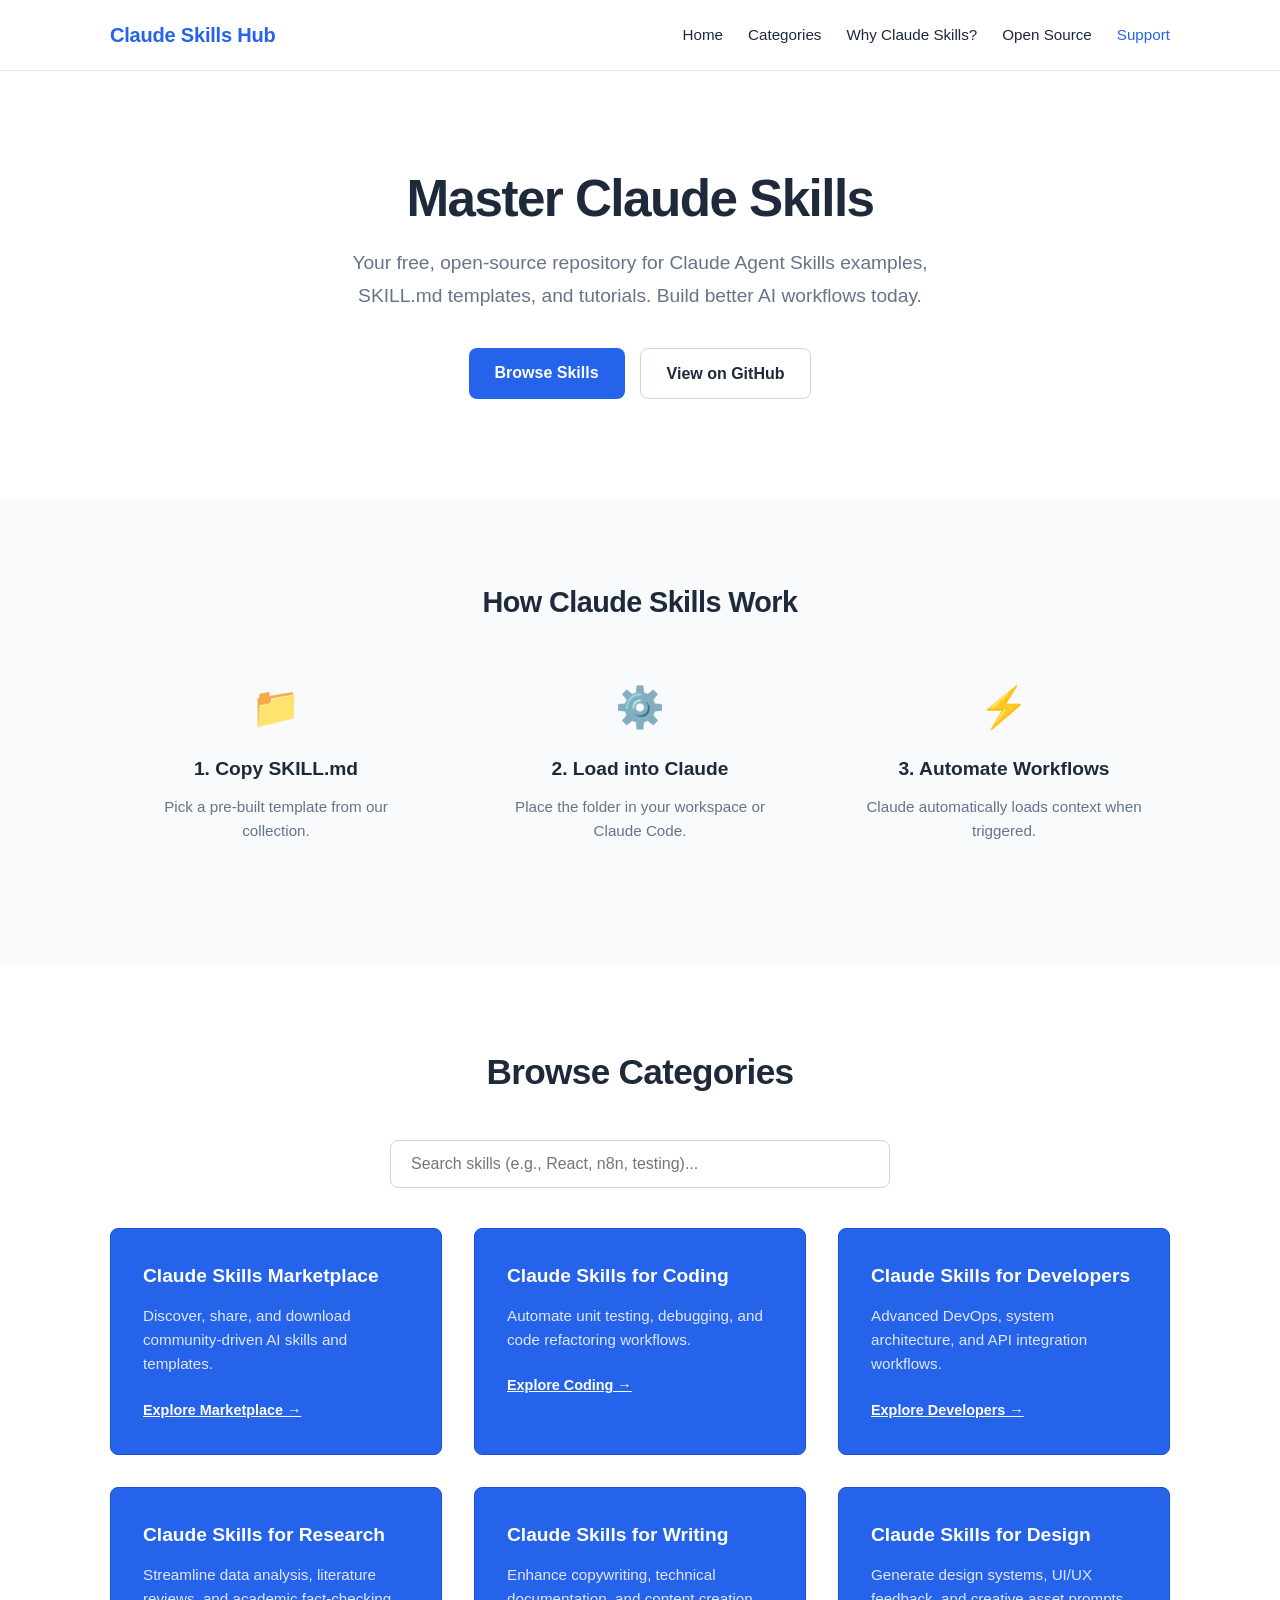
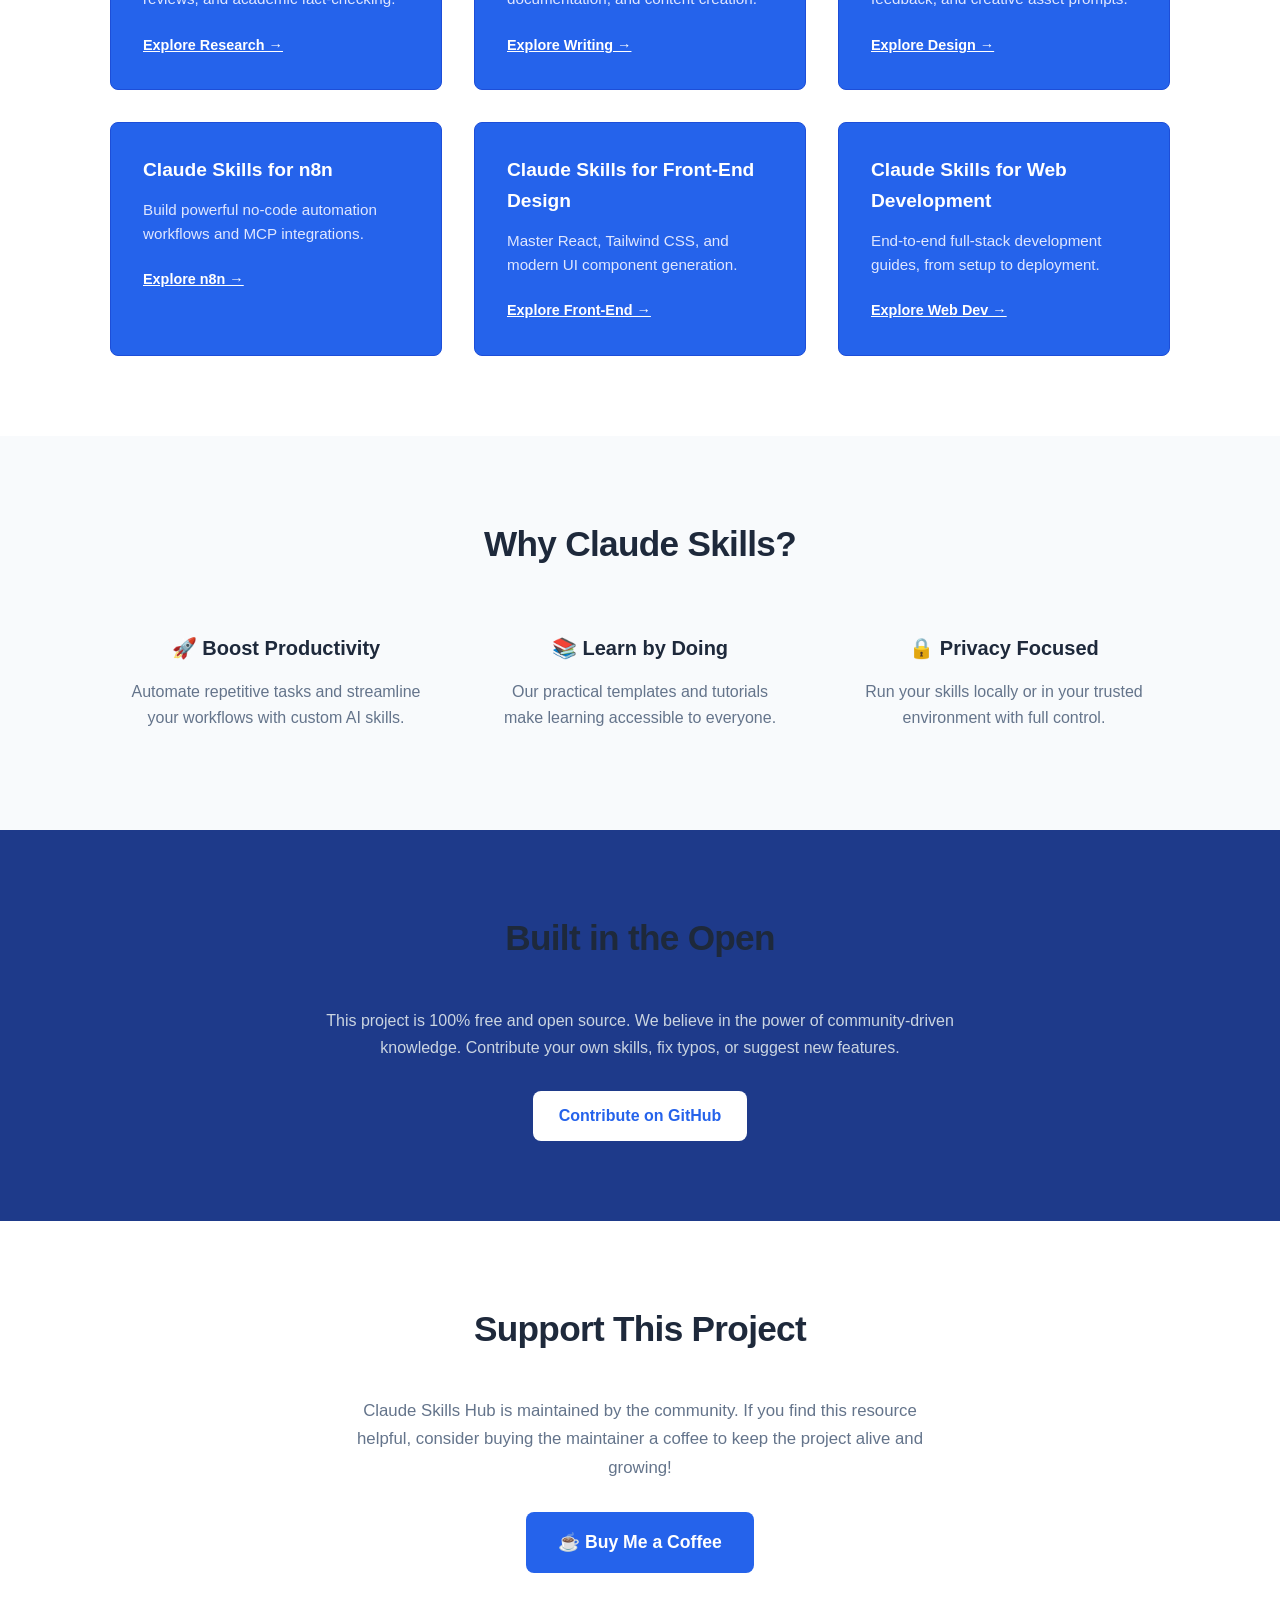
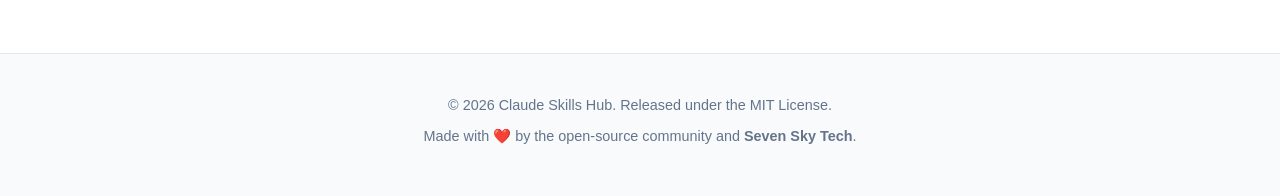
<file: index.html>
<!DOCTYPE html>
<html lang="en">
<head>
    <meta charset="UTF-8">
    <meta name="viewport" content="width=device-width, initial-scale=1.0">
    <meta name="description" content="Claude Skills Hub - A free, open-source collection of Claude Agent Skills examples, SKILL.md templates, guides, and tutorials.">
    <meta name="keywords" content="Claude Skills, SKILL.md, AI prompts, AI templates, open source, Seven Sky Tech">
    <title>Claude Skills Hub - Free SKILL.md Templates & Guides</title>
    <link rel="stylesheet" href="style.css">
</head>
<body>

    <!-- Accessibility: Skip to main content link -->
    <a href="#main-content" class="skip-link">Skip to main content</a>

    <!-- 1. Header & 2. Navigation -->
    <header class="site-header">
        <div class="container header-container">
            <a href="index.html" class="logo">Claude Skills Hub</a>
            <nav class="main-nav" aria-label="Main Navigation">
                <ul>
                    <li><a href="#hero">Home</a></li>
                    <li><a href="#categories">Categories</a></li>
                    <li><a href="#why">Why Claude Skills?</a></li>
                    <li><a href="about.html">Open Source</a></li>
                    <li><a href="#support" class="nav-highlight">Support</a></li>
                </ul>
            </nav>
        </div>
    </header>

    <main id="main-content">
        <!-- 3. Hero Section -->
        <section id="hero" class="hero-section">
            <div class="container">
                <h1>Master Claude Skills</h1>
                <p class="hero-text">Your free, open-source repository for Claude Agent Skills examples, SKILL.md templates, and tutorials. Build better AI workflows today.</p>
                <div class="hero-buttons">
                    <a href="#categories" class="btn btn-primary">Browse Skills</a>
                    <a href="https://github.com/sevenskytech1/claude-skills-hub" target="_blank" rel="noopener noreferrer" class="btn btn-secondary">View on GitHub</a>
                </div>
            </div>
        </section>

        <!-- NEW: How It Works (Quickstart) -->
        <section class="section-padding bg-light">
            <div class="container text-center">
                <h2 class="section-title" style="font-size: 1.8rem; margin-bottom: 30px;">How Claude Skills Work</h2>
                <div class="grid-3">
                    <div class="card" style="border: none; background: transparent; box-shadow: none; padding: 20px;">
                        <div style="font-size: 2.5rem; margin-bottom: 15px;">📁</div>
                        <h3 style="color: var(--color-text); margin-bottom: 10px;">1. Copy SKILL.md</h3>
                        <p>Pick a pre-built template from our collection.</p>
                    </div>
                    <div class="card" style="border: none; background: transparent; box-shadow: none; padding: 20px;">
                        <div style="font-size: 2.5rem; margin-bottom: 15px;">⚙️</div>
                        <h3 style="color: var(--color-text); margin-bottom: 10px;">2. Load into Claude</h3>
                        <p>Place the folder in your workspace or Claude Code.</p>
                    </div>
                    <div class="card" style="border: none; background: transparent; box-shadow: none; padding: 20px;">
                        <div style="font-size: 2.5rem; margin-bottom: 15px;">⚡</div>
                        <h3 style="color: var(--color-text); margin-bottom: 10px;">3. Automate Workflows</h3>
                        <p>Claude automatically loads context when triggered.</p>
                    </div>
                </div>
            </div>
        </section>

        <!-- 4. Browse Categories (With Search & Sharpened Descriptions) -->
        <section id="categories" class="section-padding">
            <div class="container">
                <h2 class="section-title">Browse Categories</h2>
                
                <!-- Lightweight Search Bar -->
                <div style="max-width: 500px; margin: 0 auto 40px auto;">
                    <input type="text" id="skillSearch" placeholder="Search skills (e.g., React, n8n, testing)..." style="width: 100%; padding: 14px 20px; border: 1px solid #cbd5e1; border-radius: 8px; font-size: 1rem; font-family: inherit; outline: none; transition: border-color 0.2s;">
                </div>

                <div class="grid-3" id="categoryGrid">
                    <div class="card card-blue">
                        <h3>Claude Skills Marketplace</h3>
                        <p>Discover, share, and download community-driven AI skills and templates.</p>
                        <a href="claude-skills-marketplace.html" class="text-link">Explore Marketplace &rarr;</a>
                    </div>
                    <div class="card card-blue">
                        <h3>Claude Skills for Coding</h3>
                        <p>Automate unit testing, debugging, and code refactoring workflows.</p>
                        <a href="claude-skills-for-coding.html" class="text-link">Explore Coding &rarr;</a>
                    </div>
                    <div class="card card-blue">
                        <h3>Claude Skills for Developers</h3>
                        <p>Advanced DevOps, system architecture, and API integration workflows.</p>
                        <a href="claude-skills-for-developers.html" class="text-link">Explore Developers &rarr;</a>
                    </div>
                    <div class="card card-blue">
                        <h3>Claude Skills for Research</h3>
                        <p>Streamline data analysis, literature reviews, and academic fact-checking.</p>
                        <a href="claude-skills-for-research.html" class="text-link">Explore Research &rarr;</a>
                    </div>
                    <div class="card card-blue">
                        <h3>Claude Skills for Writing</h3>
                        <p>Enhance copywriting, technical documentation, and content creation.</p>
                        <a href="claude-skills-for-writing.html" class="text-link">Explore Writing &rarr;</a>
                    </div>
                    <div class="card card-blue">
                        <h3>Claude Skills for Design</h3>
                        <p>Generate design systems, UI/UX feedback, and creative asset prompts.</p>
                        <a href="claude-skills-for-design.html" class="text-link">Explore Design &rarr;</a>
                    </div>
                    <div class="card card-blue">
                        <h3>Claude Skills for n8n</h3>
                        <p>Build powerful no-code automation workflows and MCP integrations.</p>
                        <a href="claude-skills-for-n8n.html" class="text-link">Explore n8n &rarr;</a>
                    </div>
                    <div class="card card-blue">
                        <h3>Claude Skills for Front-End Design</h3>
                        <p>Master React, Tailwind CSS, and modern UI component generation.</p>
                        <a href="claude-skills-for-front-end-design.html" class="text-link">Explore Front-End &rarr;</a>
                    </div>
                    <div class="card card-blue">
                        <h3>Claude Skills for Web Development</h3>
                        <p>End-to-end full-stack development guides, from setup to deployment.</p>
                        <a href="claude-skills-for-web-development.html" class="text-link">Explore Web Dev &rarr;</a>
                    </div>
                </div>
            </div>
        </section>

        <!-- 5. Why Claude Skills? -->
        <section id="why" class="section-padding bg-light">
            <div class="container">
                <h2 class="section-title">Why Claude Skills?</h2>
                <div class="grid-3">
                    <div class="feature">
                        <h3>🚀 Boost Productivity</h3>
                        <p>Automate repetitive tasks and streamline your workflows with custom AI skills.</p>
                    </div>
                    <div class="feature">
                        <h3>📚 Learn by Doing</h3>
                        <p>Our practical templates and tutorials make learning accessible to everyone.</p>
                    </div>
                    <div class="feature">
                        <h3>🔒 Privacy Focused</h3>
                        <p>Run your skills locally or in your trusted environment with full control.</p>
                    </div>
                </div>
            </div>
        </section>

        <!-- 6. Open Source -->
        <section id="opensource" class="section-padding bg-blue">
            <div class="container text-center">
                <h2 class="section-title text-white">Built in the Open</h2>
                <p class="text-white-muted">This project is 100% free and open source. We believe in the power of community-driven knowledge. Contribute your own skills, fix typos, or suggest new features.</p>
                <a href="https://github.com/sevenskytech1/claude-skills-hub" target="_blank" rel="noopener noreferrer" class="btn btn-white">Contribute on GitHub</a>
            </div>
        </section>

        <!-- 7. Support this Project -->
        <section id="support" class="section-padding">
            <div class="container text-center">
                <h2 class="section-title">Support This Project</h2>
                <p class="support-text">Claude Skills Hub is maintained by the community. If you find this resource helpful, consider buying the maintainer a coffee to keep the project alive and growing!</p>
                <a href="https://sevensky.gumroad.com/coffee" target="_blank" rel="noopener noreferrer" class="btn btn-primary btn-large">☕ Buy Me a Coffee</a>
            </div>
        </section>
    </main>

    <!-- 8. Footer -->
    <footer class="site-footer">
        <div class="container">
            <p>&copy; 2026 Claude Skills Hub. Released under the MIT License.</p>
            <p>Made with ❤️ by the open-source community and <strong>Seven Sky Tech</strong>.</p>
        </div>
    </footer>

    <!-- Simple, lightweight search filter (No frameworks needed!) -->
    <script>
        document.getElementById('skillSearch').addEventListener('keyup', function() {
            let filter = this.value.toLowerCase();
            let cards = document.querySelectorAll('.card-blue');
            
            cards.forEach(function(card) {
                let text = card.textContent.toLowerCase();
                if (text.includes(filter)) {
                    card.style.display = ""; // Show matching cards
                } else {
                    card.style.display = "none"; // Hide non-matching cards
                }
            });
        });

        // Add focus styling to search bar via JS to keep CSS clean
        let searchInput = document.getElementById('skillSearch');
        searchInput.addEventListener('focus', function() {
            this.style.borderColor = 'var(--color-primary)';
            this.style.boxShadow = '0 0 0 3px rgba(37, 99, 235, 0.1)';
        });
        searchInput.addEventListener('blur', function() {
            this.style.borderColor = '#cbd5e1';
            this.style.boxShadow = 'none';
        });
    </script>

</body>
</html>
</file>
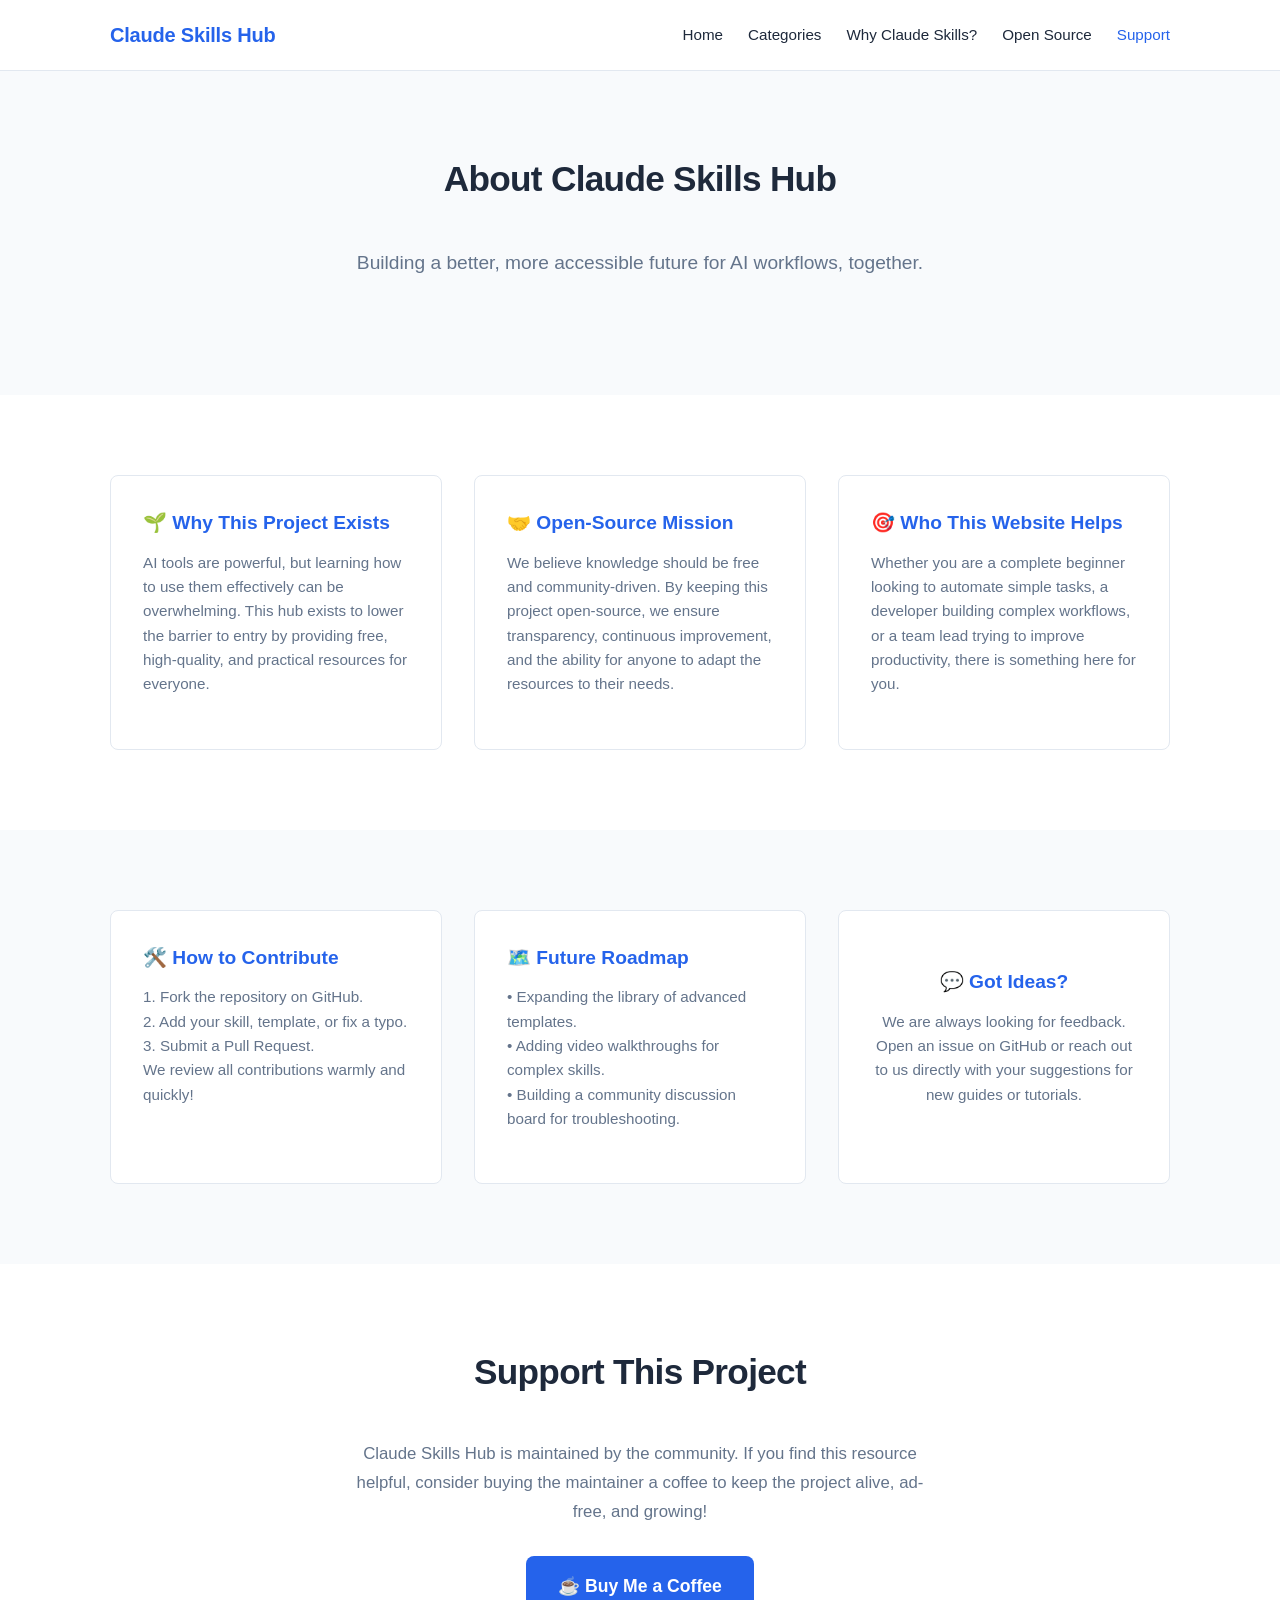
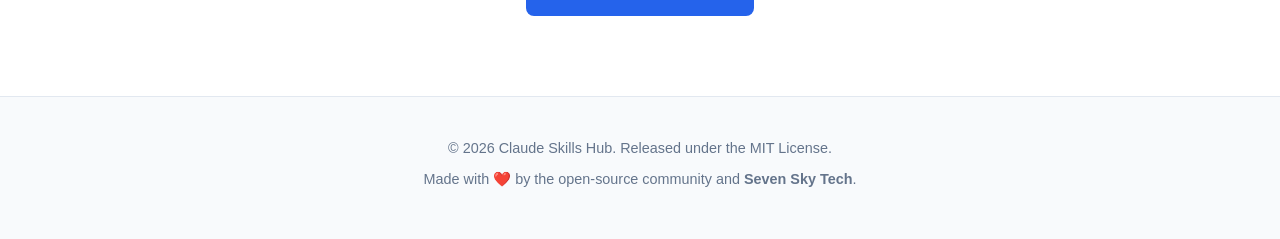
<file: about.html>
<!DOCTYPE html>
<html lang="en">
<head>
    <meta charset="UTF-8">
    <meta name="viewport" content="width=device-width, initial-scale=1.0">
    
    <!-- SEO & Social Sharing Tags -->
    <title>About - Claude Skills Hub</title>
    <meta name="description" content="Learn about the mission, vision, and community behind Claude Skills Hub. Discover how to contribute to this open-source AI project.">
    <meta name="keywords" content="Claude Skills, open source, AI community, contribute, Seven Sky Tech">
    
    <meta property="og:title" content="About - Claude Skills Hub">
    <meta property="og:description" content="Learn about the mission and community behind this free, open-source AI resource.">
    <meta property="og:type" content="website">
    
    <link rel="stylesheet" href="style.css">
</head>
<body>

    <!-- Accessibility: Skip to main content link -->
    <a href="#main-content" class="skip-link">Skip to main content</a>

    <!-- Header & Navigation (Exact match to index.html) -->
    <header class="site-header">
        <div class="container header-container">
            <a href="index.html" class="logo">Claude Skills Hub</a>
            <nav class="main-nav" aria-label="Main Navigation">
                <ul>
                    <li><a href="index.html#hero">Home</a></li>
                    <li><a href="index.html#categories">Categories</a></li>
                    <li><a href="index.html#why">Why Claude Skills?</a></li>
                    <li><a href="index.html#opensource">Open Source</a></li>
                    <li><a href="#support" class="nav-highlight">Support</a></li>
                </ul>
            </nav>
        </div>
    </header>

    <main id="main-content">
        
        <!-- Page Title -->
        <section class="section-padding bg-light">
            <div class="container text-center">
                <h1 class="section-title">About Claude Skills Hub</h1>
                <p class="hero-text">Building a better, more accessible future for AI workflows, together.</p>
            </div>
        </section>

        <!-- Core Mission Sections -->
        <section class="section-padding">
            <div class="container">
                <div class="grid-3">
                    <div class="card">
                        <h3>🌱 Why This Project Exists</h3>
                        <p>AI tools are powerful, but learning how to use them effectively can be overwhelming. This hub exists to lower the barrier to entry by providing free, high-quality, and practical resources for everyone.</p>
                    </div>
                    <div class="card">
                        <h3>🤝 Open-Source Mission</h3>
                        <p>We believe knowledge should be free and community-driven. By keeping this project open-source, we ensure transparency, continuous improvement, and the ability for anyone to adapt the resources to their needs.</p>
                    </div>
                    <div class="card">
                        <h3>🎯 Who This Website Helps</h3>
                        <p>Whether you are a complete beginner looking to automate simple tasks, a developer building complex workflows, or a team lead trying to improve productivity, there is something here for you.</p>
                    </div>
                </div>
            </div>
        </section>

        <!-- Contribution & Roadmap -->
        <section class="section-padding bg-light">
            <div class="container">
                <div class="grid-3">
                    <div class="card">
                        <h3>🛠️ How to Contribute</h3>
                        <p>1. Fork the repository on GitHub.<br>2. Add your skill, template, or fix a typo.<br>3. Submit a Pull Request.<br>We review all contributions warmly and quickly!</p>
                    </div>
                    <div class="card">
                        <h3>🗺️ Future Roadmap</h3>
                        <p>• Expanding the library of advanced templates.<br>• Adding video walkthroughs for complex skills.<br>• Building a community discussion board for troubleshooting.</p>
                    </div>
                    <div class="card" style="display: flex; flex-direction: column; justify-content: center; align-items: center; text-align: center;">
                        <h3>💬 Got Ideas?</h3>
                        <p>We are always looking for feedback. Open an issue on GitHub or reach out to us directly with your suggestions for new guides or tutorials.</p>
                    </div>
                </div>
            </div>
        </section>

        <!-- Support This Project -->
        <section id="support" class="section-padding">
            <div class="container text-center">
                <h2 class="section-title">Support This Project</h2>
                <p class="support-text">Claude Skills Hub is maintained by the community. If you find this resource helpful, consider buying the maintainer a coffee to keep the project alive, ad-free, and growing!</p>
                <a href="https://sevensky.gumroad.com/coffee" target="_blank" rel="noopener noreferrer" class="btn btn-primary btn-large">☕ Buy Me a Coffee</a>
            </div>
        </section>

    </main>

    <!-- Footer (Exact match to index.html) -->
    <footer class="site-footer">
        <div class="container">
            <p>&copy; 2026 Claude Skills Hub. Released under the MIT License.</p>
            <p>Made with ❤️ by the open-source community and <strong>Seven Sky Tech</strong>.</p>
        </div>
    </footer>

</body>
</html>
</file>
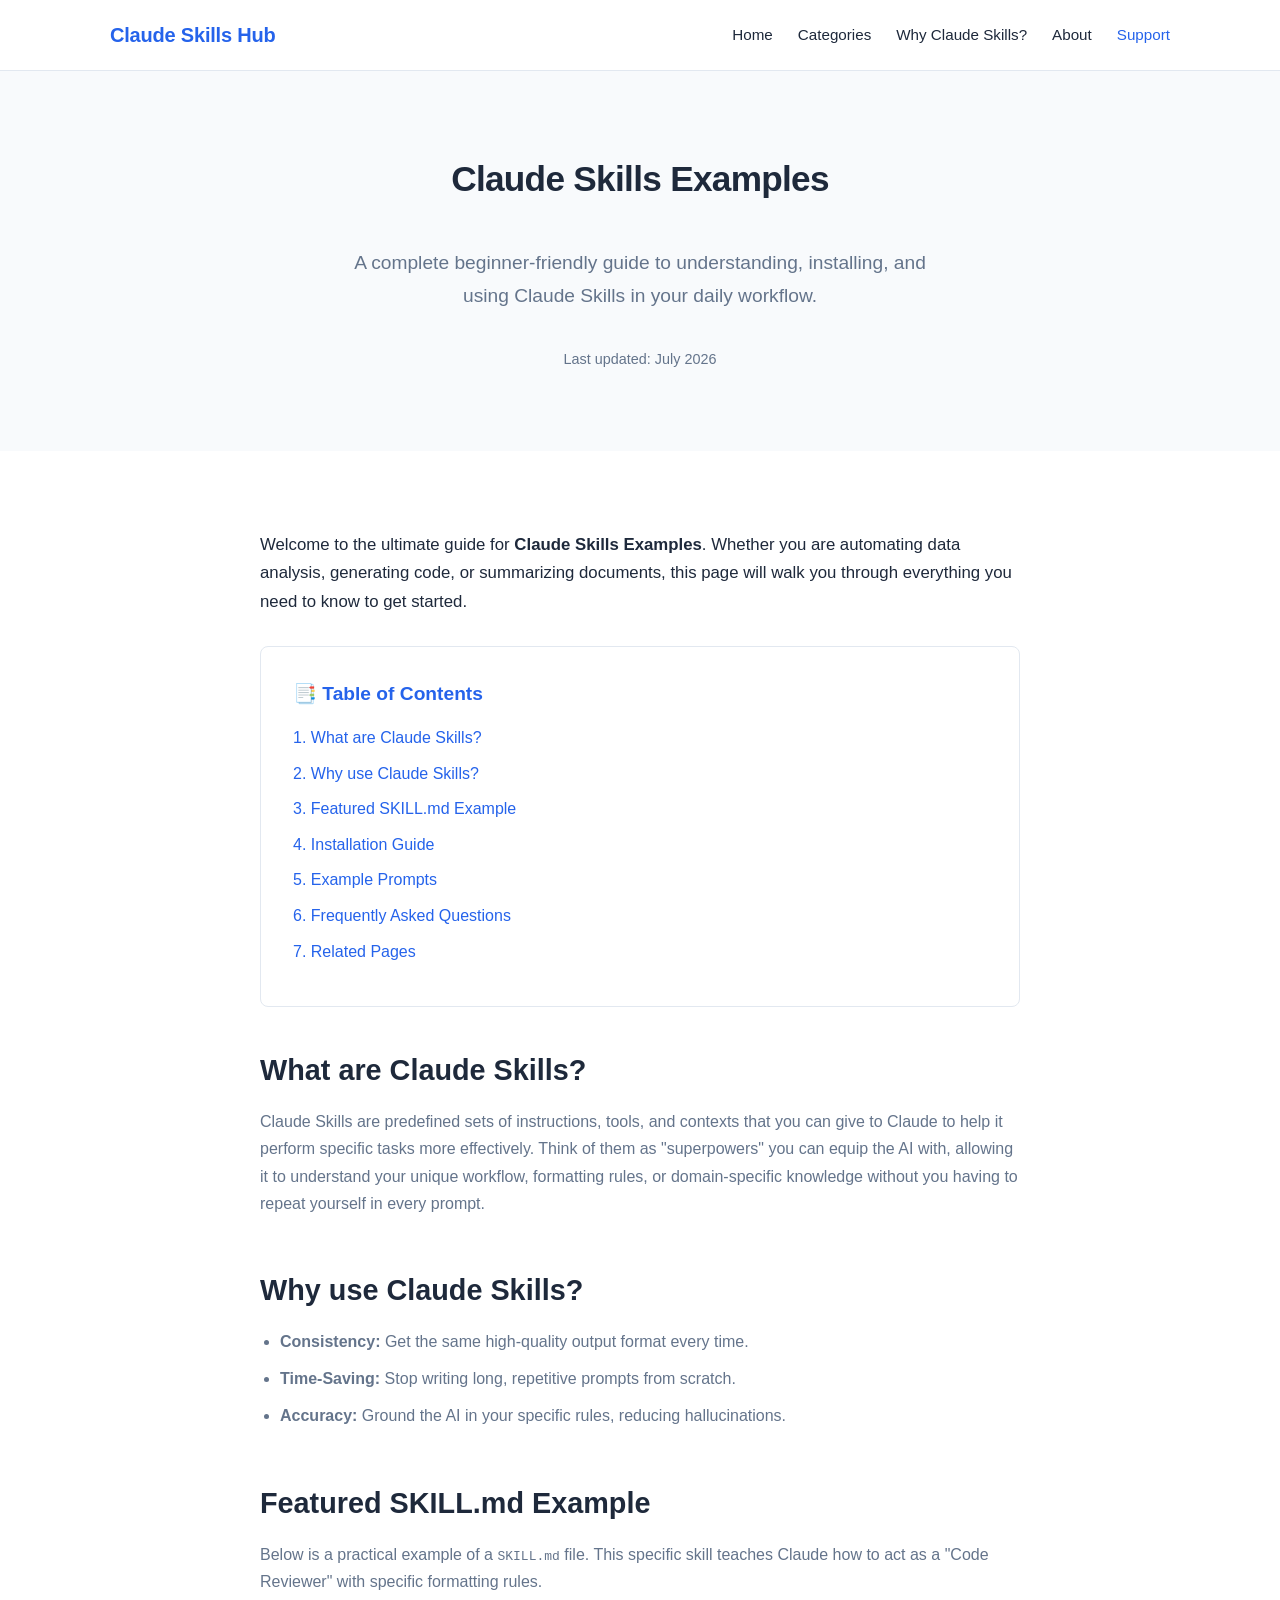
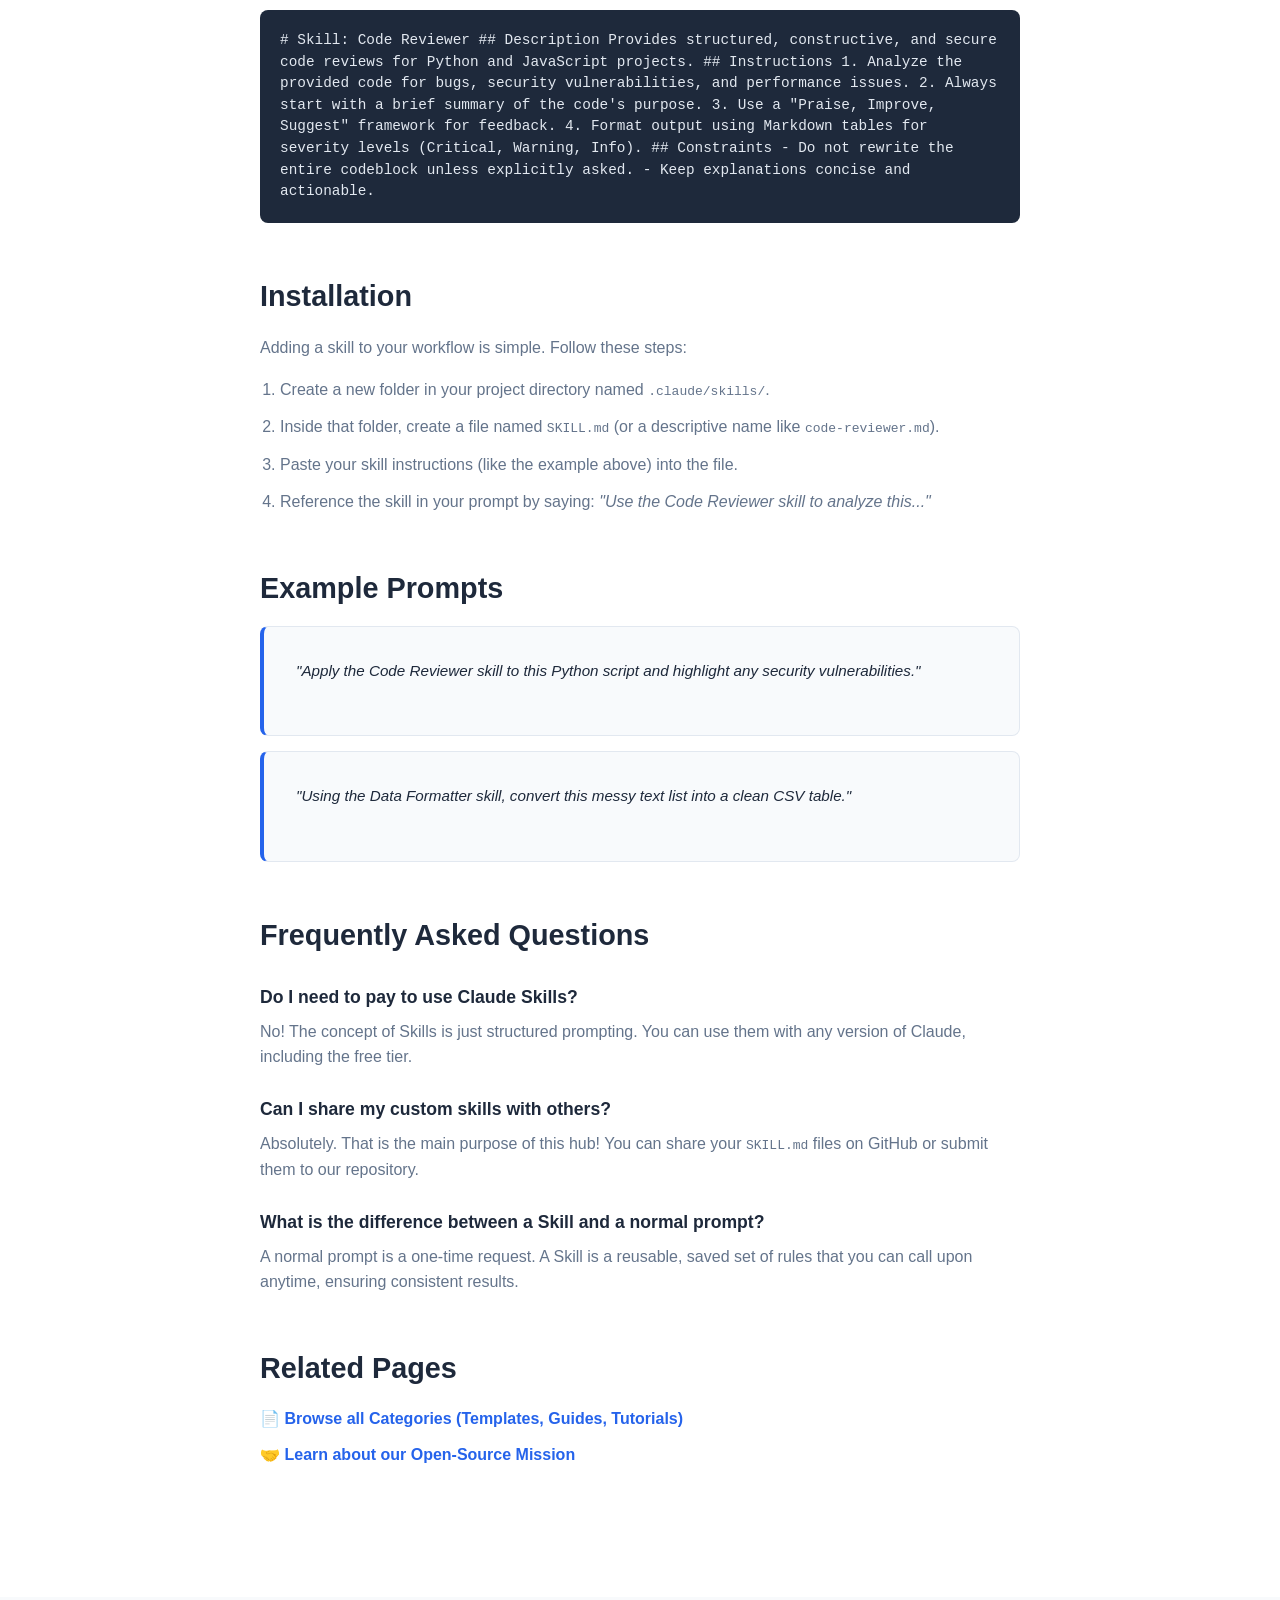
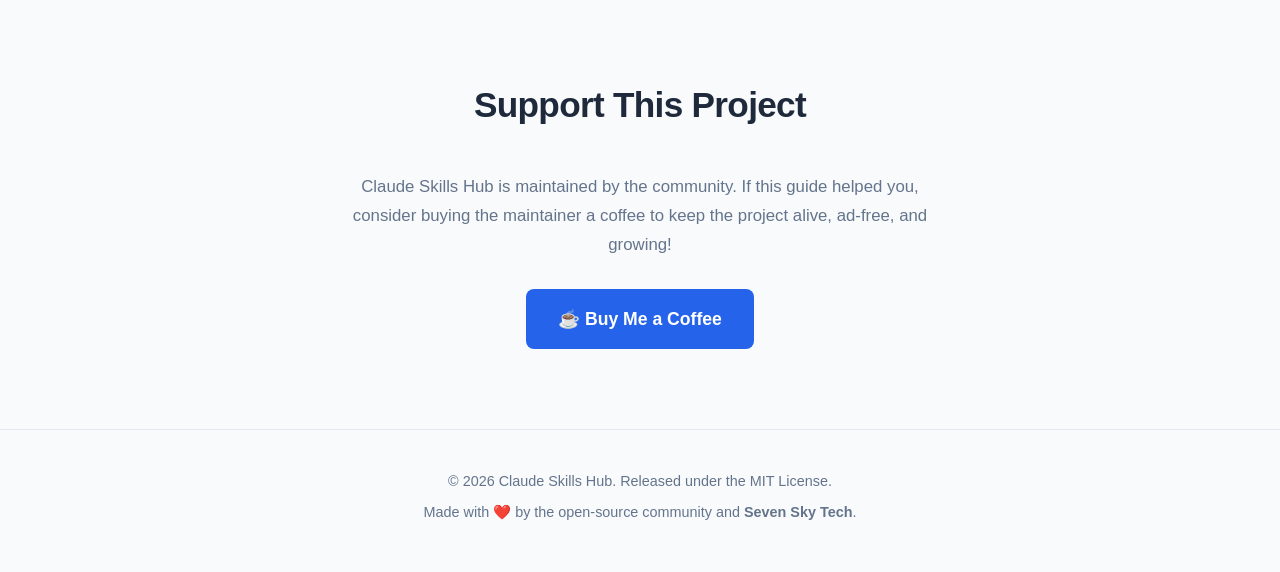
<file: claude-skills-examples.html>
<!DOCTYPE html>
<html lang="en">
<head>
    <meta charset="UTF-8">
    <meta name="viewport" content="width=device-width, initial-scale=1.0">
    
    <!-- SEO & Social Sharing Tags -->
    <title>Claude Skills Examples - Free Guide & Templates | Claude Skills Hub</title>
    <meta name="description" content="Explore practical Claude Skills examples, installation guides, and prompt templates. Learn how to build better AI workflows with our free open-source guide.">
    <meta name="keywords" content="Claude Skills Examples, AI prompts, Claude templates, SKILL.md, open source AI">
    
    <!-- Open Graph (For beautiful link previews on social media) -->
    <meta property="og:title" content="Claude Skills Examples - Free Guide & Templates">
    <meta property="og:description" content="Explore practical Claude Skills examples, installation guides, and prompt templates.">
    <meta property="og:type" content="article">
    
    <link rel="stylesheet" href="style.css">
    
    <!-- Tiny bit of extra styling just for the code block to make it look perfect -->
    <style>
        .code-block {
            background-color: #1e293b;
            color: #e2e8f0;
            padding: 20px;
            border-radius: 8px;
            overflow-x: auto;
            font-family: "Courier New", Courier, monospace;
            font-size: 0.9rem;
            line-height: 1.5;
            text-align: left;
        }
        .toc-list {
            list-style: none;
            padding: 0;
        }
        .toc-list li {
            margin-bottom: 10px;
        }
        .toc-list a {
            color: var(--color-primary);
            text-decoration: none;
            font-weight: 500;
        }
        .toc-list a:hover {
            text-decoration: underline;
        }
        .faq-item {
            margin-bottom: 25px;
        }
        .faq-item h3 {
            font-size: 1.1rem;
            margin-bottom: 8px;
            color: var(--color-text);
        }
        .faq-item p {
            color: var(--color-text-muted);
            line-height: 1.6;
        }
    </style>
</head>
<body>

    <!-- Accessibility: Skip to main content link -->
    <a href="#main-content" class="skip-link">Skip to main content</a>

    <!-- Header & Navigation -->
    <header class="site-header">
        <div class="container header-container">
            <a href="index.html" class="logo">Claude Skills Hub</a>
            <nav class="main-nav" aria-label="Main Navigation">
                <ul>
                    <li><a href="index.html#hero">Home</a></li>
                    <li><a href="index.html#categories">Categories</a></li>
                    <li><a href="index.html#why">Why Claude Skills?</a></li>
                    <li><a href="about.html">About</a></li>
                    <li><a href="#support" class="nav-highlight">Support</a></li>
                </ul>
            </nav>
        </div>
    </header>

    <main id="main-content">
        
        <!-- Page Header -->
        <section class="section-padding bg-light">
            <div class="container text-center">
                <h1 class="section-title">Claude Skills Examples</h1>
                <p class="hero-text">A complete beginner-friendly guide to understanding, installing, and using Claude Skills in your daily workflow.</p>
                <p style="font-size: 0.9rem; color: var(--color-text-muted);">Last updated: July 2026</p>
            </div>
        </section>

        <section class="section-padding">
            <div class="container" style="max-width: 800px;"> <!-- Narrower width for better reading -->
                
                <!-- Introduction -->
                <p style="margin-bottom: 30px; font-size: 1.05rem; line-height: 1.7;">
                    Welcome to the ultimate guide for <strong>Claude Skills Examples</strong>. Whether you are automating data analysis, generating code, or summarizing documents, this page will walk you through everything you need to know to get started.
                </p>

                <!-- Table of Contents -->
                <div class="card" style="margin-bottom: 40px;">
                    <h3 style="margin-bottom: 15px;">📑 Table of Contents</h3>
                    <ul class="toc-list">
                        <li><a href="#what">1. What are Claude Skills?</a></li>
                        <li><a href="#why">2. Why use Claude Skills?</a></li>
                        <li><a href="#featured">3. Featured SKILL.md Example</a></li>
                        <li><a href="#installation">4. Installation Guide</a></li>
                        <li><a href="#prompts">5. Example Prompts</a></li>
                        <li><a href="#faq">6. Frequently Asked Questions</a></li>
                        <li><a href="#related">7. Related Pages</a></li>
                    </ul>
                </div>

                <!-- What are Claude Skills? -->
                <section id="what" style="margin-bottom: 50px;">
                    <h2 style="font-size: 1.8rem; margin-bottom: 15px;">What are Claude Skills?</h2>
                    <p style="color: var(--color-text-muted); line-height: 1.7;">
                        Claude Skills are predefined sets of instructions, tools, and contexts that you can give to Claude to help it perform specific tasks more effectively. Think of them as "superpowers" you can equip the AI with, allowing it to understand your unique workflow, formatting rules, or domain-specific knowledge without you having to repeat yourself in every prompt.
                    </p>
                </section>

                <!-- Why use Claude Skills? -->
                <section id="why" style="margin-bottom: 50px;">
                    <h2 style="font-size: 1.8rem; margin-bottom: 15px;">Why use Claude Skills?</h2>
                    <ul style="color: var(--color-text-muted); line-height: 1.7; padding-left: 20px;">
                        <li style="margin-bottom: 10px;"><strong>Consistency:</strong> Get the same high-quality output format every time.</li>
                        <li style="margin-bottom: 10px;"><strong>Time-Saving:</strong> Stop writing long, repetitive prompts from scratch.</li>
                        <li style="margin-bottom: 10px;"><strong>Accuracy:</strong> Ground the AI in your specific rules, reducing hallucinations.</li>
                    </ul>
                </section>

                <!-- Featured SKILL.md -->
                <section id="featured" style="margin-bottom: 50px;">
                    <h2 style="font-size: 1.8rem; margin-bottom: 15px;">Featured SKILL.md Example</h2>
                    <p style="color: var(--color-text-muted); margin-bottom: 15px; line-height: 1.7;">
                        Below is a practical example of a <code>SKILL.md</code> file. This specific skill teaches Claude how to act as a "Code Reviewer" with specific formatting rules.
                    </p>
                    <div class="code-block">
# Skill: Code Reviewer

## Description
Provides structured, constructive, and secure code reviews for Python and JavaScript projects.

## Instructions
1. Analyze the provided code for bugs, security vulnerabilities, and performance issues.
2. Always start with a brief summary of the code's purpose.
3. Use a "Praise, Improve, Suggest" framework for feedback.
4. Format output using Markdown tables for severity levels (Critical, Warning, Info).

## Constraints
- Do not rewrite the entire codeblock unless explicitly asked.
- Keep explanations concise and actionable.
                    </div>
                </section>

                <!-- Installation -->
                <section id="installation" style="margin-bottom: 50px;">
                    <h2 style="font-size: 1.8rem; margin-bottom: 15px;">Installation</h2>
                    <p style="color: var(--color-text-muted); line-height: 1.7; margin-bottom: 15px;">
                        Adding a skill to your workflow is simple. Follow these steps:
                    </p>
                    <ol style="color: var(--color-text-muted); line-height: 1.7; padding-left: 20px;">
                        <li style="margin-bottom: 10px;">Create a new folder in your project directory named <code>.claude/skills/</code>.</li>
                        <li style="margin-bottom: 10px;">Inside that folder, create a file named <code>SKILL.md</code> (or a descriptive name like <code>code-reviewer.md</code>).</li>
                        <li style="margin-bottom: 10px;">Paste your skill instructions (like the example above) into the file.</li>
                        <li style="margin-bottom: 10px;">Reference the skill in your prompt by saying: <em>"Use the Code Reviewer skill to analyze this..."</em></li>
                    </ol>
                </section>

                <!-- Example Prompts -->
                <section id="prompts" style="margin-bottom: 50px;">
                    <h2 style="font-size: 1.8rem; margin-bottom: 15px;">Example Prompts</h2>
                    <div class="card" style="margin-bottom: 15px; background-color: var(--color-bg-light); border-left: 4px solid var(--color-primary);">
                        <p style="font-style: italic; color: var(--color-text);">"Apply the Code Reviewer skill to this Python script and highlight any security vulnerabilities."</p>
                    </div>
                    <div class="card" style="background-color: var(--color-bg-light); border-left: 4px solid var(--color-primary);">
                        <p style="font-style: italic; color: var(--color-text);">"Using the Data Formatter skill, convert this messy text list into a clean CSV table."</p>
                    </div>
                </section>

                <!-- FAQ -->
                <section id="faq" style="margin-bottom: 50px;">
                    <h2 style="font-size: 1.8rem; margin-bottom: 25px;">Frequently Asked Questions</h2>
                    
                    <div class="faq-item">
                        <h3>Do I need to pay to use Claude Skills?</h3>
                        <p>No! The concept of Skills is just structured prompting. You can use them with any version of Claude, including the free tier.</p>
                    </div>
                    
                    <div class="faq-item">
                        <h3>Can I share my custom skills with others?</h3>
                        <p>Absolutely. That is the main purpose of this hub! You can share your <code>SKILL.md</code> files on GitHub or submit them to our repository.</p>
                    </div>

                    <div class="faq-item">
                        <h3>What is the difference between a Skill and a normal prompt?</h3>
                        <p>A normal prompt is a one-time request. A Skill is a reusable, saved set of rules that you can call upon anytime, ensuring consistent results.</p>
                    </div>
                </section>

                <!-- Related Pages -->
                <section id="related" style="margin-bottom: 50px;">
                    <h2 style="font-size: 1.8rem; margin-bottom: 15px;">Related Pages</h2>
                    <ul style="list-style: none; padding: 0;">
                        <li style="margin-bottom: 10px;">📄 <a href="index.html" style="color: var(--color-primary); text-decoration: none; font-weight: 600;">Browse all Categories (Templates, Guides, Tutorials)</a></li>
                        <li style="margin-bottom: 10px;">🤝 <a href="about.html" style="color: var(--color-primary); text-decoration: none; font-weight: 600;">Learn about our Open-Source Mission</a></li>
                    </ul>
                </section>

            </div>
        </section>

        <!-- Support This Project -->
        <section id="support" class="section-padding bg-light">
            <div class="container text-center">
                <h2 class="section-title">Support This Project</h2>
                <p class="support-text">Claude Skills Hub is maintained by the community. If this guide helped you, consider buying the maintainer a coffee to keep the project alive, ad-free, and growing!</p>
                <a href="https://sevensky.gumroad.com/coffee" target="_blank" rel="noopener noreferrer" class="btn btn-primary btn-large">☕ Buy Me a Coffee</a>
            </div>
        </section>

    </main>

    <!-- Footer -->
    <footer class="site-footer">
        <div class="container">
            <p>&copy; 2026 Claude Skills Hub. Released under the MIT License.</p>
            <p>Made with ❤️ by the open-source community and <strong>Seven Sky Tech</strong>.</p>
        </div>
    </footer>

</body>
</html>
</file>
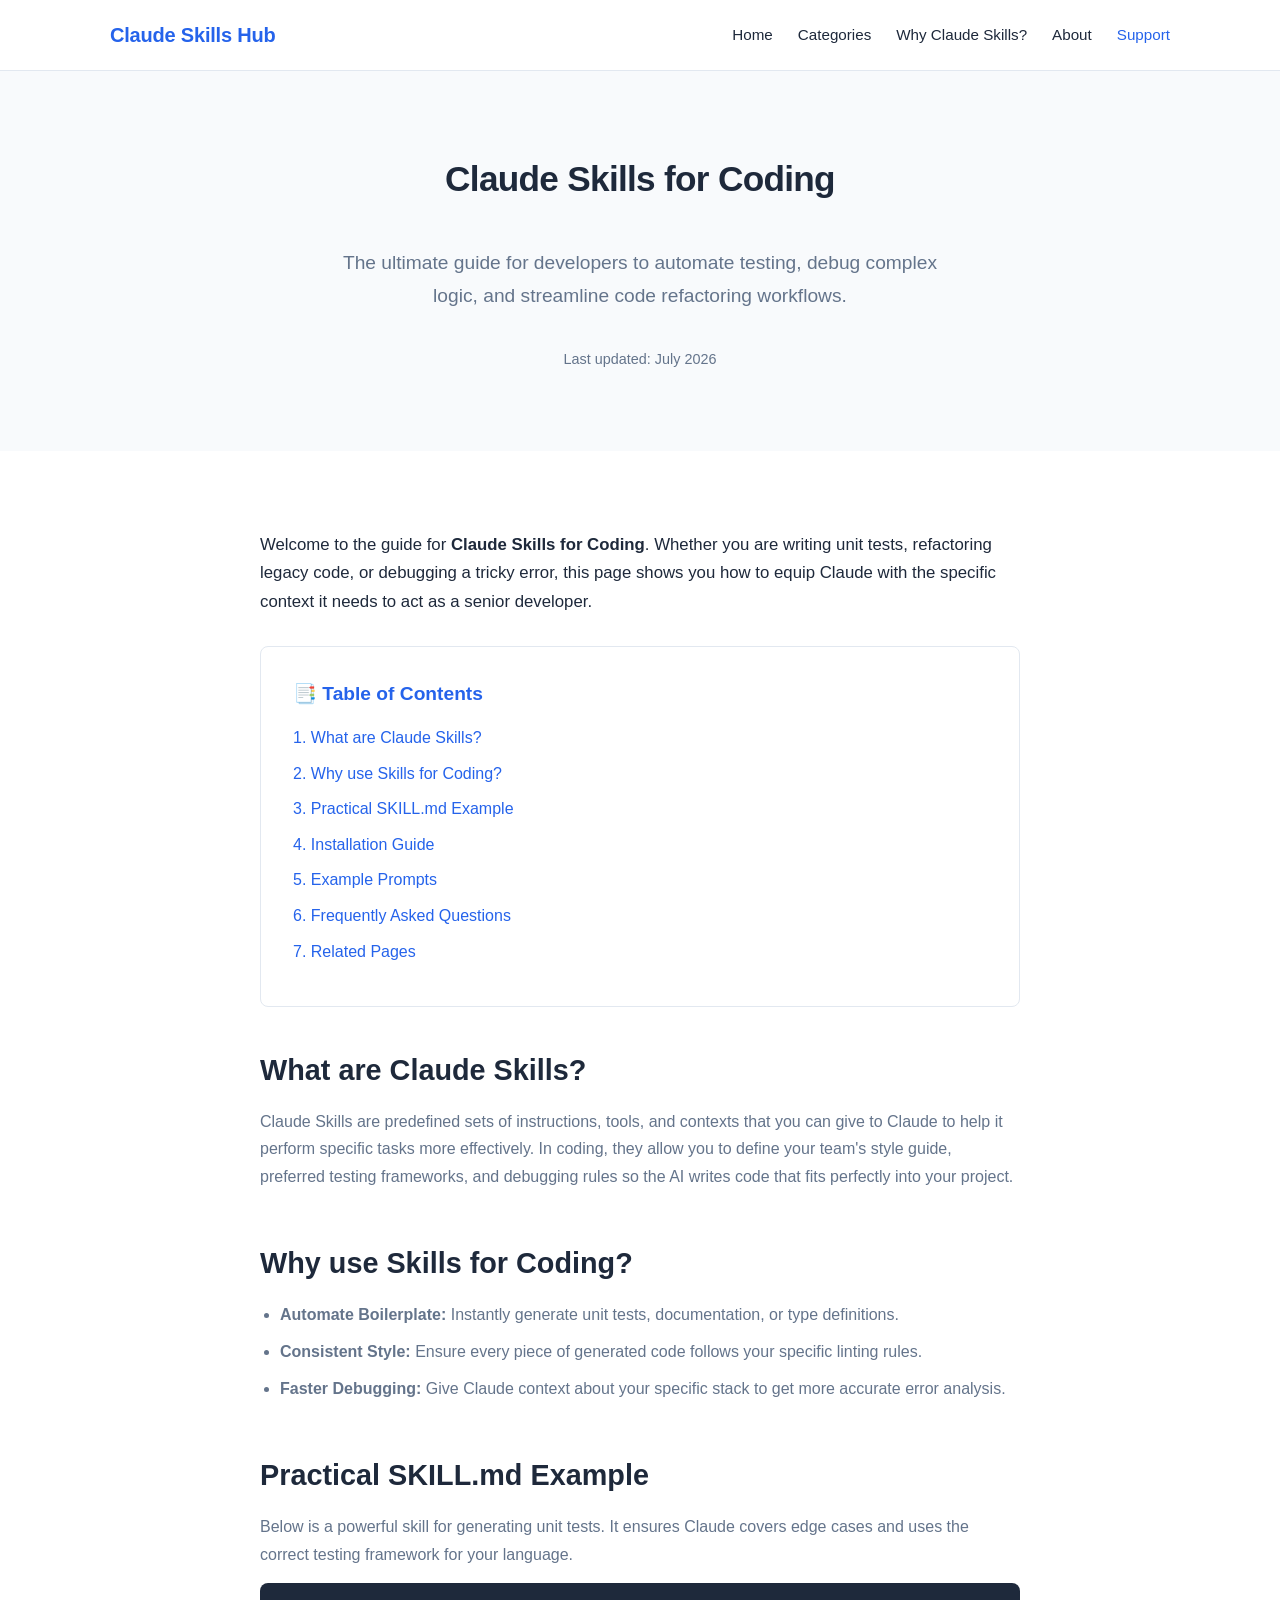
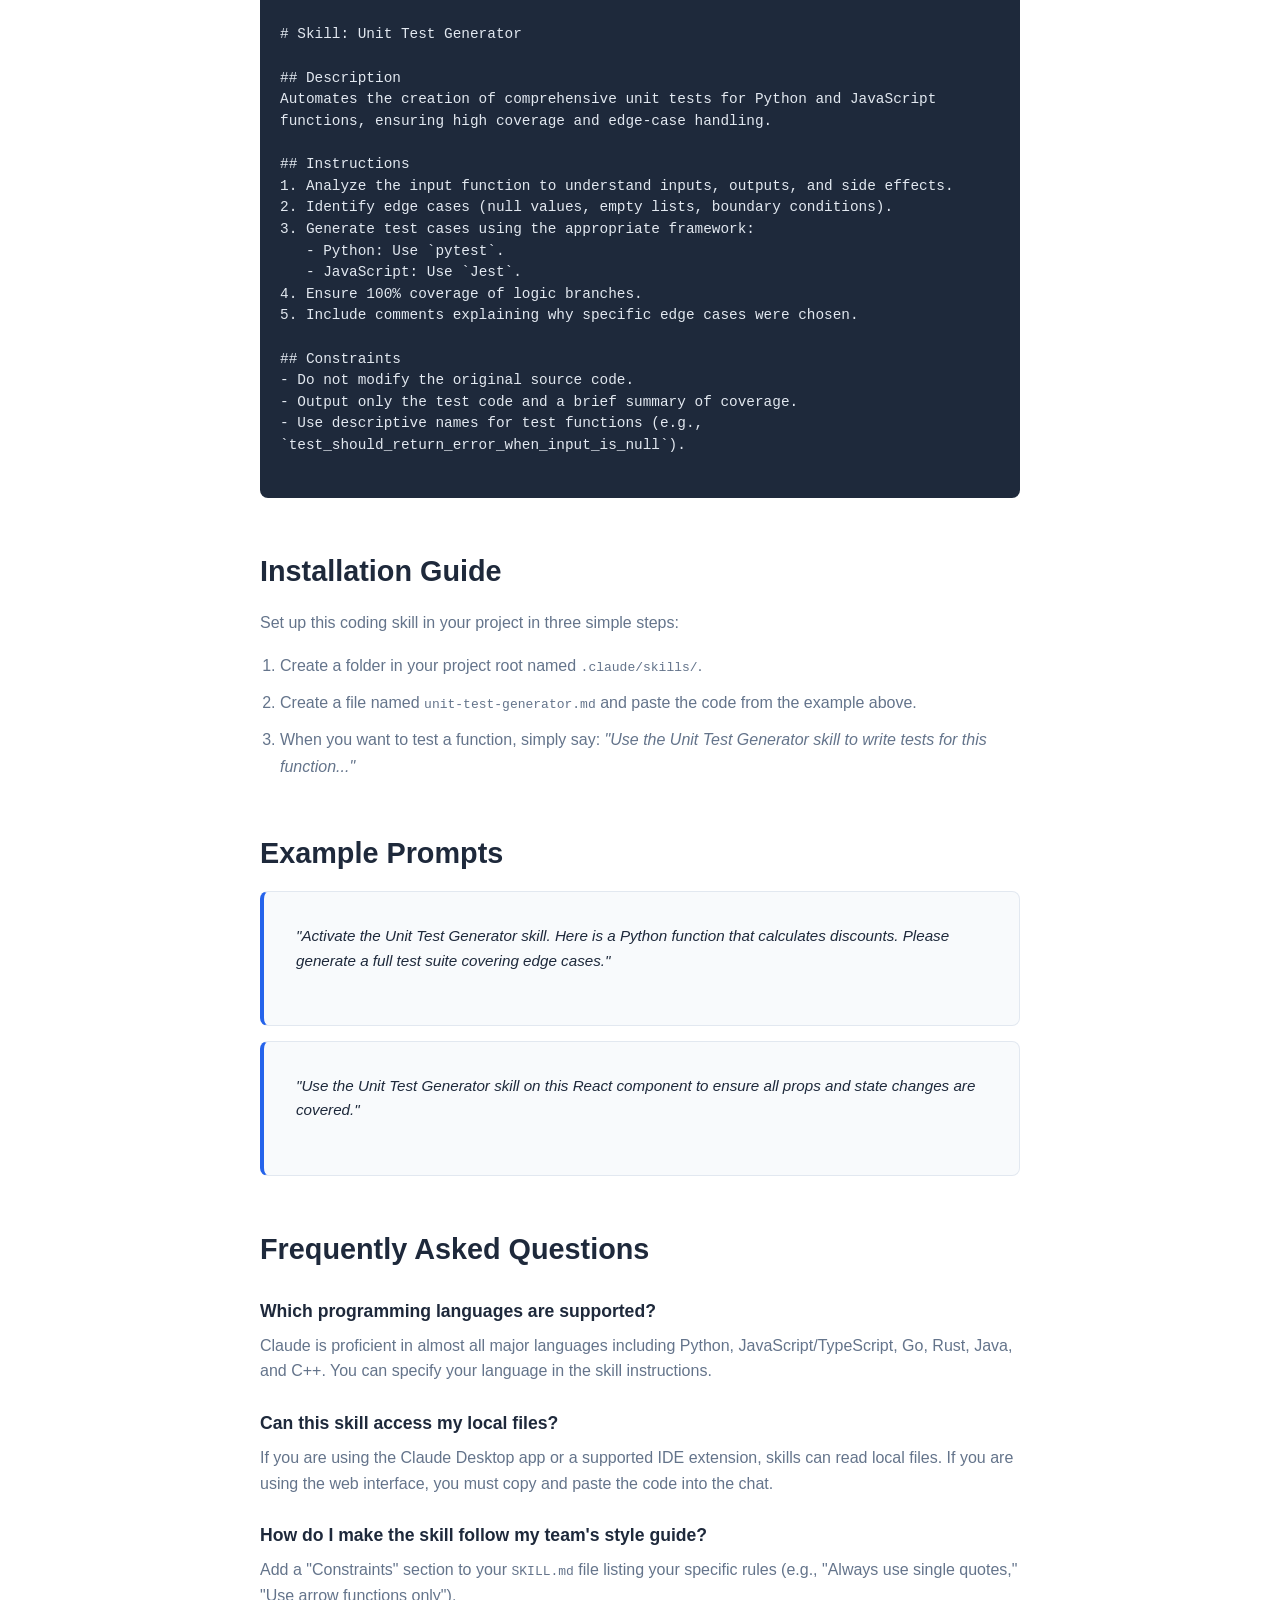
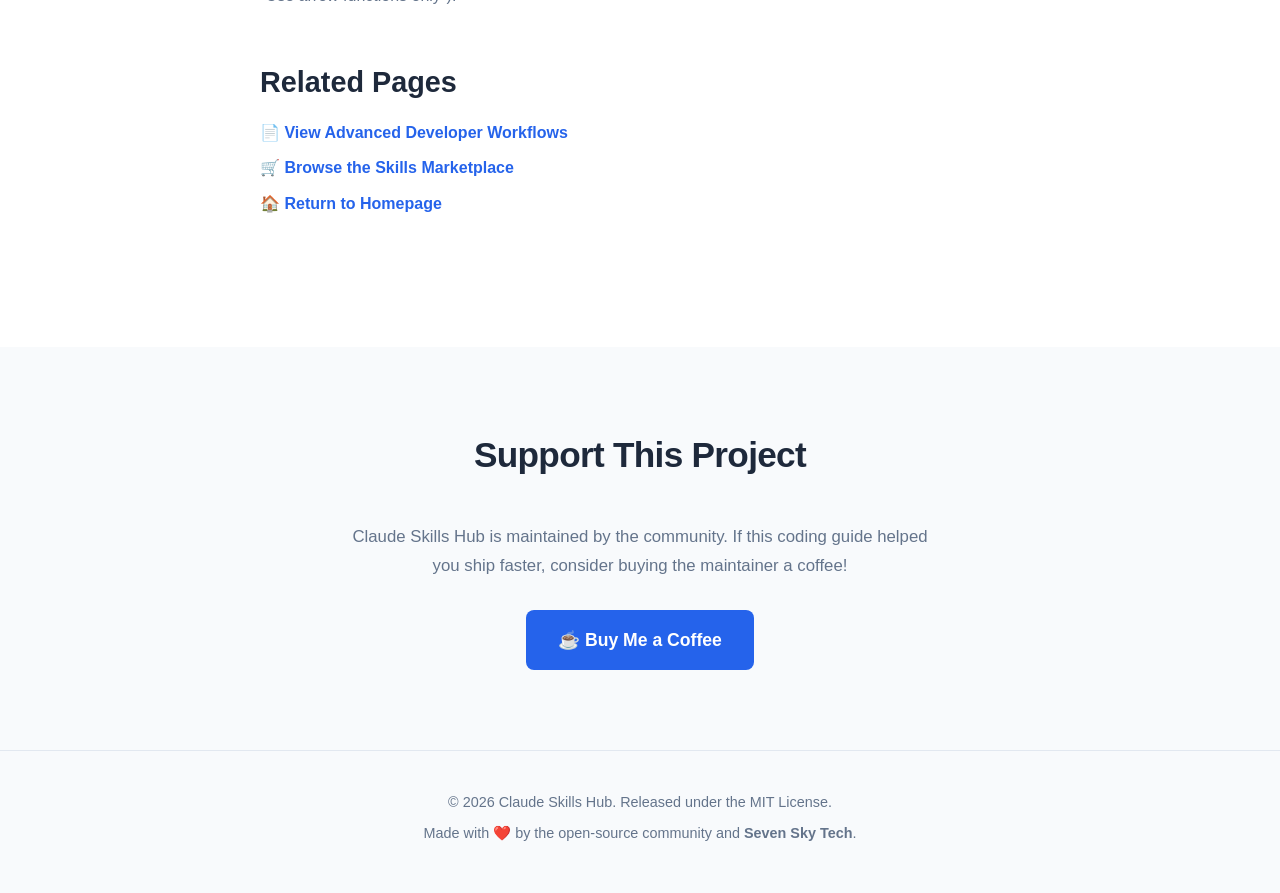
<file: claude-skills-for-coding.html>
<!DOCTYPE html>
<html lang="en">
<head>
    <meta charset="UTF-8">
    <meta name="viewport" content="width=device-width, initial-scale=1.0">
    
    <!-- SEO & Social Sharing Tags -->
    <title>Claude Skills for Coding - Automate Debugging & Testing | Claude Skills Hub</title>
    <meta name="description" content="Master Claude Skills for Coding. Learn how to automate unit testing, debug complex code, and refactor workflows with our free open-source guide.">
    <meta name="keywords" content="Claude Skills for Coding, AI for developers, automated testing, code refactoring, SKILL.md, programming AI">
    
    <!-- Open Graph -->
    <meta property="og:title" content="Claude Skills for Coding - Automate Debugging & Testing">
    <meta property="og:description" content="Master Claude Skills for Coding. Learn how to automate unit testing and debug workflows.">
    <meta property="og:type" content="article">
    
    <link rel="stylesheet" href="style.css">
    
    <!-- Page-specific styling -->
    <style>
        .code-block {
            background-color: #1e293b;
            color: #e2e8f0;
            padding: 20px;
            border-radius: 8px;
            overflow-x: auto;
            font-family: "Courier New", Courier, monospace;
            font-size: 0.9rem;
            line-height: 1.5;
            text-align: left;
            white-space: pre-wrap; /* Keeps line breaks intact */
        }
        .toc-list {
            list-style: none;
            padding: 0;
        }
        .toc-list li {
            margin-bottom: 10px;
        }
        .toc-list a {
            color: var(--color-primary);
            text-decoration: none;
            font-weight: 500;
        }
        .toc-list a:hover {
            text-decoration: underline;
        }
        .faq-item {
            margin-bottom: 25px;
        }
        .faq-item h3 {
            font-size: 1.1rem;
            margin-bottom: 8px;
            color: var(--color-text);
        }
        .faq-item p {
            color: var(--color-text-muted);
            line-height: 1.6;
        }
    </style>
</head>
<body>

    <!-- Accessibility: Skip to main content link -->
    <a href="#main-content" class="skip-link">Skip to main content</a>

    <!-- Header & Navigation -->
    <header class="site-header">
        <div class="container header-container">
            <a href="index.html" class="logo">Claude Skills Hub</a>
            <nav class="main-nav" aria-label="Main Navigation">
                <ul>
                    <li><a href="index.html#hero">Home</a></li>
                    <li><a href="index.html#categories">Categories</a></li>
                    <li><a href="index.html#why">Why Claude Skills?</a></li>
                    <li><a href="about.html">About</a></li>
                    <li><a href="#support" class="nav-highlight">Support</a></li>
                </ul>
            </nav>
        </div>
    </header>

    <main id="main-content">
        
        <!-- Page Header -->
        <section class="section-padding bg-light">
            <div class="container text-center">
                <h1 class="section-title">Claude Skills for Coding</h1>
                <p class="hero-text">The ultimate guide for developers to automate testing, debug complex logic, and streamline code refactoring workflows.</p>
                <p style="font-size: 0.9rem; color: var(--color-text-muted);">Last updated: July 2026</p>
            </div>
        </section>

        <section class="section-padding">
            <div class="container" style="max-width: 800px;">
                
                <!-- Introduction -->
                <p style="margin-bottom: 30px; font-size: 1.05rem; line-height: 1.7;">
                    Welcome to the guide for <strong>Claude Skills for Coding</strong>. Whether you are writing unit tests, refactoring legacy code, or debugging a tricky error, this page shows you how to equip Claude with the specific context it needs to act as a senior developer.
                </p>

                <!-- Table of Contents -->
                <div class="card" style="margin-bottom: 40px;">
                    <h3 style="margin-bottom: 15px;">📑 Table of Contents</h3>
                    <ul class="toc-list">
                        <li><a href="#what">1. What are Claude Skills?</a></li>
                        <li><a href="#why">2. Why use Skills for Coding?</a></li>
                        <li><a href="#featured">3. Practical SKILL.md Example</a></li>
                        <li><a href="#installation">4. Installation Guide</a></li>
                        <li><a href="#prompts">5. Example Prompts</a></li>
                        <li><a href="#faq">6. Frequently Asked Questions</a></li>
                        <li><a href="#related">7. Related Pages</a></li>
                    </ul>
                </div>

                <!-- What are Claude Skills? -->
                <section id="what" style="margin-bottom: 50px;">
                    <h2 style="font-size: 1.8rem; margin-bottom: 15px;">What are Claude Skills?</h2>
                    <p style="color: var(--color-text-muted); line-height: 1.7;">
                        Claude Skills are predefined sets of instructions, tools, and contexts that you can give to Claude to help it perform specific tasks more effectively. In coding, they allow you to define your team's style guide, preferred testing frameworks, and debugging rules so the AI writes code that fits perfectly into your project.
                    </p>
                </section>

                <!-- Why use this category? -->
                <section id="why" style="margin-bottom: 50px;">
                    <h2 style="font-size: 1.8rem; margin-bottom: 15px;">Why use Skills for Coding?</h2>
                    <ul style="color: var(--color-text-muted); line-height: 1.7; padding-left: 20px;">
                        <li style="margin-bottom: 10px;"><strong>Automate Boilerplate:</strong> Instantly generate unit tests, documentation, or type definitions.</li>
                        <li style="margin-bottom: 10px;"><strong>Consistent Style:</strong> Ensure every piece of generated code follows your specific linting rules.</li>
                        <li style="margin-bottom: 10px;"><strong>Faster Debugging:</strong> Give Claude context about your specific stack to get more accurate error analysis.</li>
                    </ul>
                </section>

                <!-- Practical SKILL.md Example -->
                <section id="featured" style="margin-bottom: 50px;">
                    <h2 style="font-size: 1.8rem; margin-bottom: 15px;">Practical SKILL.md Example</h2>
                    <p style="color: var(--color-text-muted); margin-bottom: 15px; line-height: 1.7;">
                        Below is a powerful skill for generating unit tests. It ensures Claude covers edge cases and uses the correct testing framework for your language.
                    </p>
                    <div class="code-block">
# Skill: Unit Test Generator

## Description
Automates the creation of comprehensive unit tests for Python and JavaScript functions, ensuring high coverage and edge-case handling.

## Instructions
1. Analyze the input function to understand inputs, outputs, and side effects.
2. Identify edge cases (null values, empty lists, boundary conditions).
3. Generate test cases using the appropriate framework:
   - Python: Use `pytest`.
   - JavaScript: Use `Jest`.
4. Ensure 100% coverage of logic branches.
5. Include comments explaining why specific edge cases were chosen.

## Constraints
- Do not modify the original source code.
- Output only the test code and a brief summary of coverage.
- Use descriptive names for test functions (e.g., `test_should_return_error_when_input_is_null`).
                    </div>
                </section>

                <!-- Installation -->
                <section id="installation" style="margin-bottom: 50px;">
                    <h2 style="font-size: 1.8rem; margin-bottom: 15px;">Installation Guide</h2>
                    <p style="color: var(--color-text-muted); line-height: 1.7; margin-bottom: 15px;">
                        Set up this coding skill in your project in three simple steps:
                    </p>
                    <ol style="color: var(--color-text-muted); line-height: 1.7; padding-left: 20px;">
                        <li style="margin-bottom: 10px;">Create a folder in your project root named <code>.claude/skills/</code>.</li>
                        <li style="margin-bottom: 10px;">Create a file named <code>unit-test-generator.md</code> and paste the code from the example above.</li>
                        <li style="margin-bottom: 10px;">When you want to test a function, simply say: <em>"Use the Unit Test Generator skill to write tests for this function..."</em></li>
                    </ol>
                </section>

                <!-- Example Prompts -->
                <section id="prompts" style="margin-bottom: 50px;">
                    <h2 style="font-size: 1.8rem; margin-bottom: 15px;">Example Prompts</h2>
                    <div class="card" style="margin-bottom: 15px; background-color: var(--color-bg-light); border-left: 4px solid var(--color-primary);">
                        <p style="font-style: italic; color: var(--color-text);">"Activate the Unit Test Generator skill. Here is a Python function that calculates discounts. Please generate a full test suite covering edge cases."</p>
                    </div>
                    <div class="card" style="background-color: var(--color-bg-light); border-left: 4px solid var(--color-primary);">
                        <p style="font-style: italic; color: var(--color-text);">"Use the Unit Test Generator skill on this React component to ensure all props and state changes are covered."</p>
                    </div>
                </section>

                <!-- FAQ -->
                <section id="faq" style="margin-bottom: 50px;">
                    <h2 style="font-size: 1.8rem; margin-bottom: 25px;">Frequently Asked Questions</h2>
                    
                    <div class="faq-item">
                        <h3>Which programming languages are supported?</h3>
                        <p>Claude is proficient in almost all major languages including Python, JavaScript/TypeScript, Go, Rust, Java, and C++. You can specify your language in the skill instructions.</p>
                    </div>
                    
                    <div class="faq-item">
                        <h3>Can this skill access my local files?</h3>
                        <p>If you are using the Claude Desktop app or a supported IDE extension, skills can read local files. If you are using the web interface, you must copy and paste the code into the chat.</p>
                    </div>

                    <div class="faq-item">
                        <h3>How do I make the skill follow my team's style guide?</h3>
                        <p>Add a "Constraints" section to your <code>SKILL.md</code> file listing your specific rules (e.g., "Always use single quotes," "Use arrow functions only").</p>
                    </div>
                </section>

                <!-- Related Pages -->
                <section id="related" style="margin-bottom: 50px;">
                    <h2 style="font-size: 1.8rem; margin-bottom: 15px;">Related Pages</h2>
                    <ul style="list-style: none; padding: 0;">
                        <li style="margin-bottom: 10px;">📄 <a href="claude-skills-for-developers.html" style="color: var(--color-primary); text-decoration: none; font-weight: 600;">View Advanced Developer Workflows</a></li>
                        <li style="margin-bottom: 10px;">🛒 <a href="claude-skills-marketplace.html" style="color: var(--color-primary); text-decoration: none; font-weight: 600;">Browse the Skills Marketplace</a></li>
                        <li style="margin-bottom: 10px;">🏠 <a href="index.html" style="color: var(--color-primary); text-decoration: none; font-weight: 600;">Return to Homepage</a></li>
                    </ul>
                </section>

            </div>
        </section>

        <!-- Support This Project -->
        <section id="support" class="section-padding bg-light">
            <div class="container text-center">
                <h2 class="section-title">Support This Project</h2>
                <p class="support-text">Claude Skills Hub is maintained by the community. If this coding guide helped you ship faster, consider buying the maintainer a coffee!</p>
                <a href="https://sevensky.gumroad.com/coffee" target="_blank" rel="noopener noreferrer" class="btn btn-primary btn-large">☕ Buy Me a Coffee</a>
            </div>
        </section>

    </main>

    <!-- Footer -->
    <footer class="site-footer">
        <div class="container">
            <p>&copy; 2026 Claude Skills Hub. Released under the MIT License.</p>
            <p>Made with ❤️ by the open-source community and <strong>Seven Sky Tech</strong>.</p>
        </div>
    </footer>

</body>
</html>
</file>
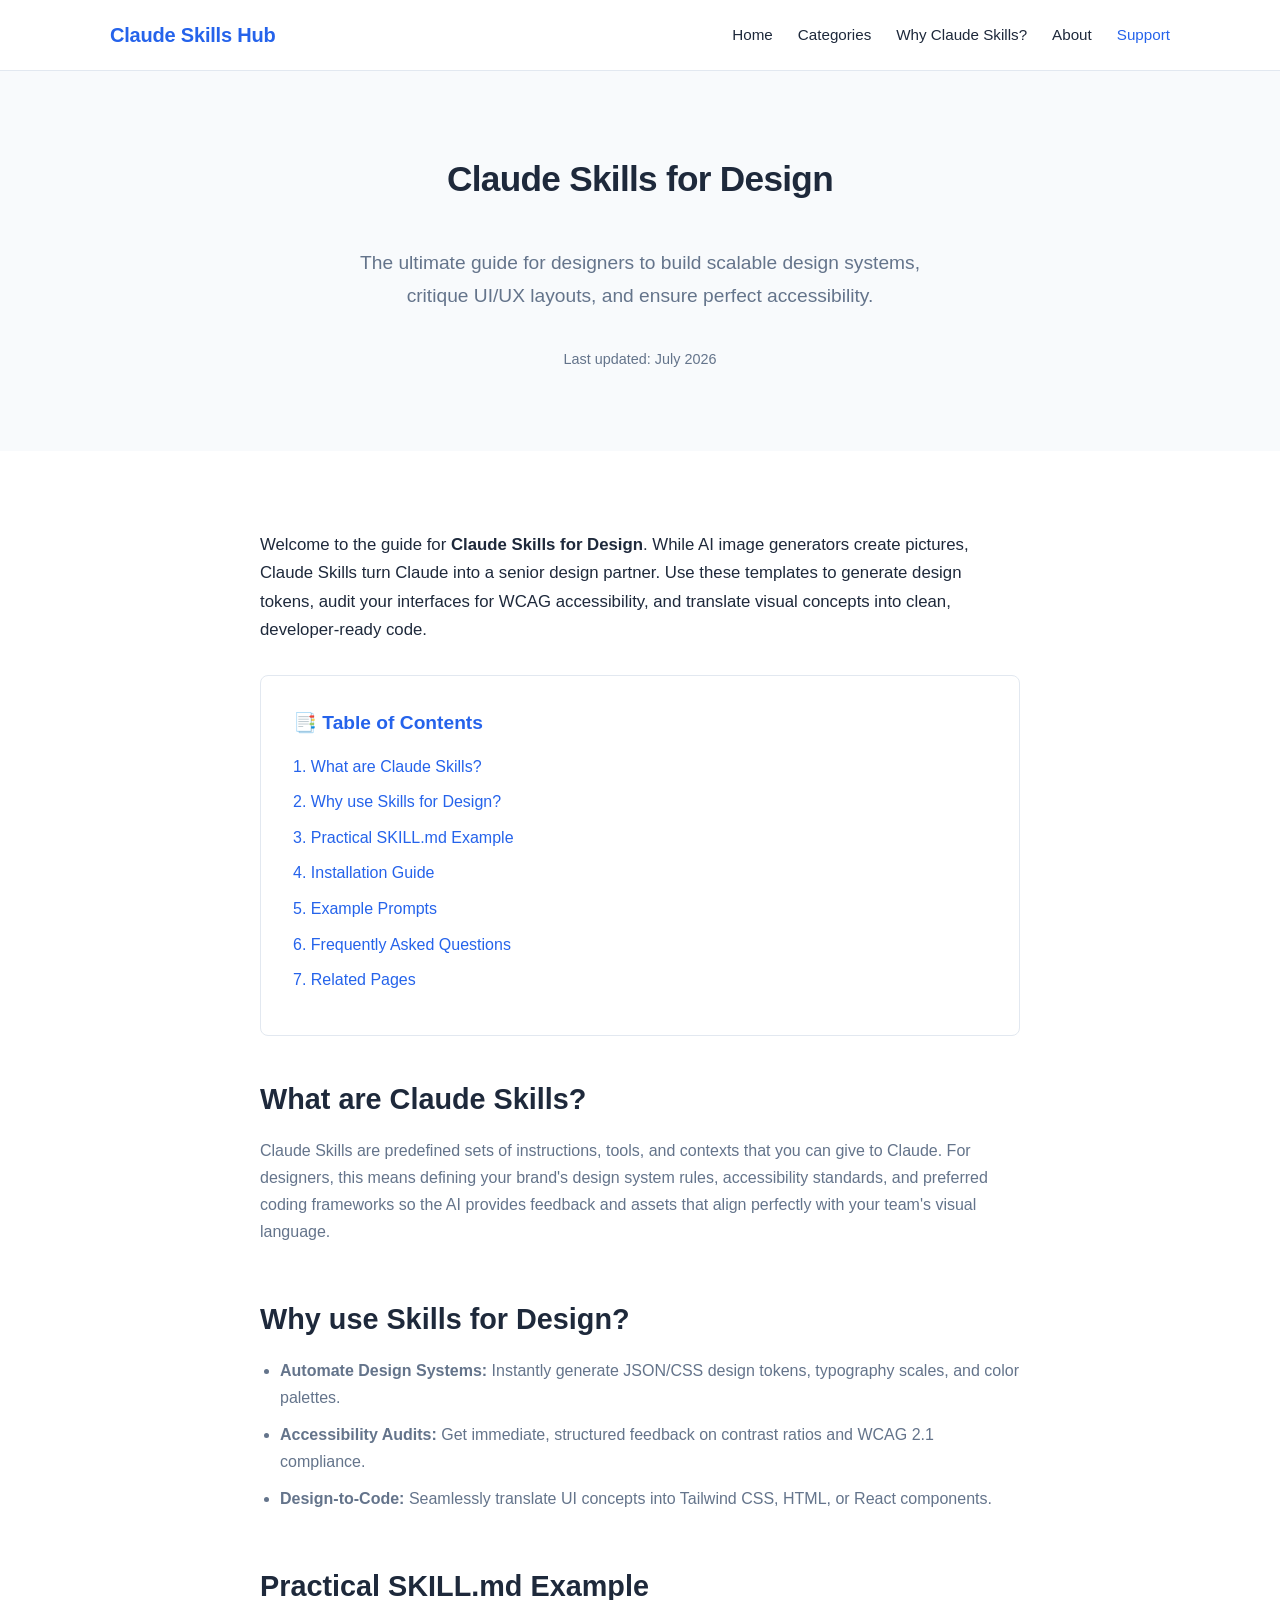
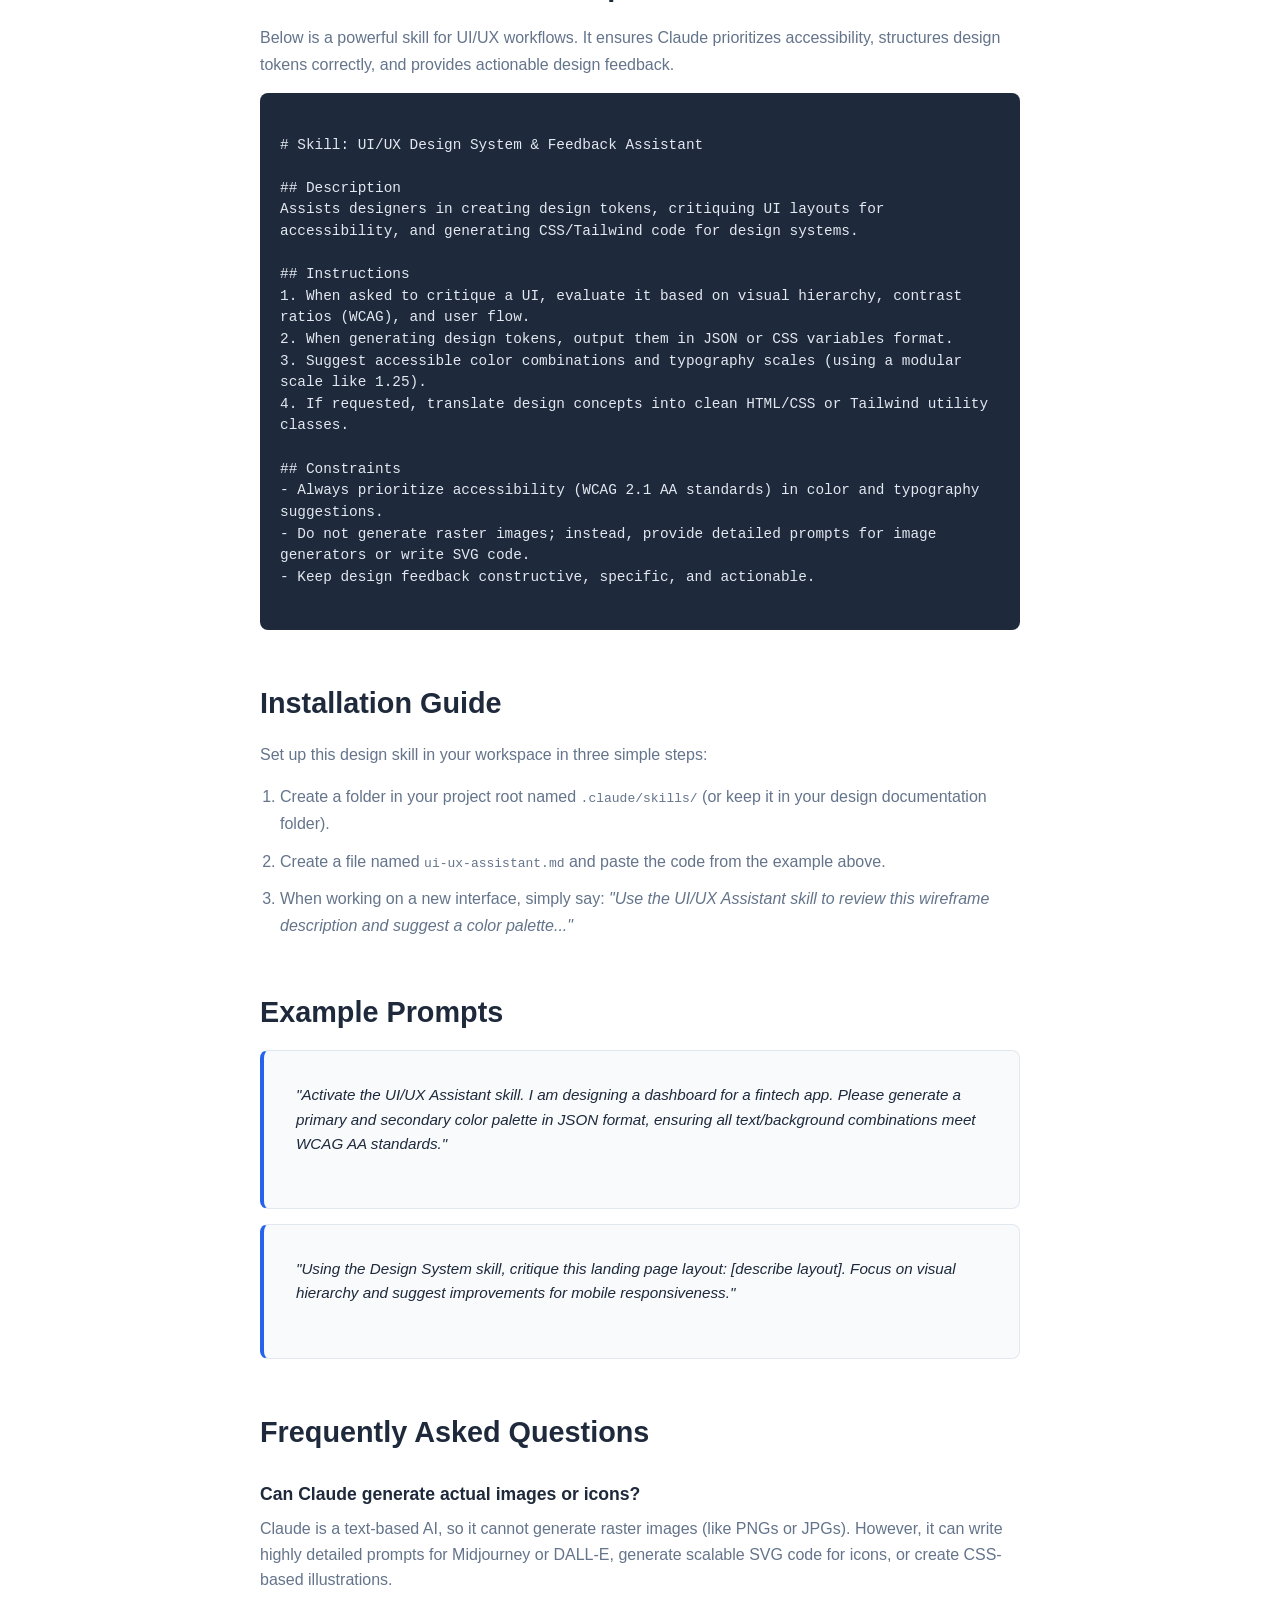
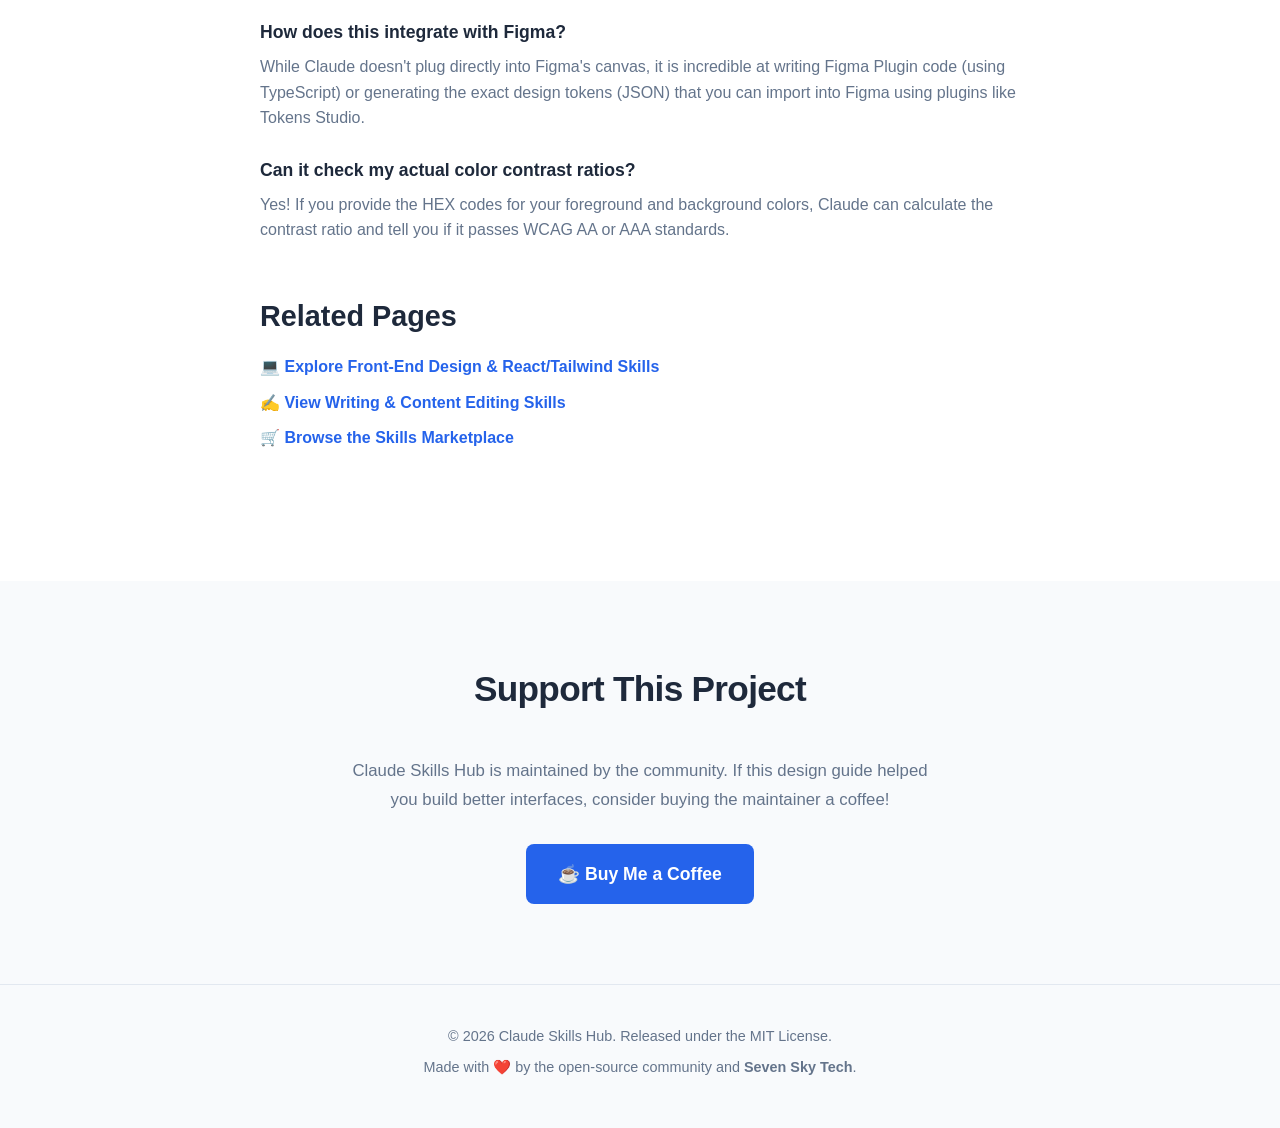
<file: claude-skills-for-design.html>
<!DOCTYPE html>
<html lang="en">
<head>
    <meta charset="UTF-8">
    <meta name="viewport" content="width=device-width, initial-scale=1.0">
    
    <!-- SEO & Social Sharing Tags -->
    <title>Claude Skills for Design - UI/UX, Design Systems & Accessibility | Claude Skills Hub</title>
    <meta name="description" content="Master Claude Skills for Design. Learn to build design systems, critique UI/UX layouts, and ensure accessibility with our free open-source SKILL.md templates.">
    <meta name="keywords" content="Claude Skills for Design, UI/UX AI, design systems, accessibility, design tokens, SKILL.md, Figma AI">
    
    <!-- Open Graph -->
    <meta property="og:title" content="Claude Skills for Design - UI/UX, Design Systems & Accessibility">
    <meta property="og:description" content="Learn to build design systems, critique UI/UX layouts, and ensure accessibility with free open-source SKILL.md templates.">
    <meta property="og:type" content="article">
    
    <link rel="stylesheet" href="style.css">
    
    <!-- Page-specific styling -->
    <style>
        .code-block {
            background-color: #1e293b;
            color: #e2e8f0;
            padding: 20px;
            border-radius: 8px;
            overflow-x: auto;
            font-family: "Courier New", Courier, monospace;
            font-size: 0.9rem;
            line-height: 1.5;
            text-align: left;
            white-space: pre-wrap;
        }
        .toc-list {
            list-style: none;
            padding: 0;
        }
        .toc-list li {
            margin-bottom: 10px;
        }
        .toc-list a {
            color: var(--color-primary);
            text-decoration: none;
            font-weight: 500;
        }
        .toc-list a:hover {
            text-decoration: underline;
        }
        .faq-item {
            margin-bottom: 25px;
        }
        .faq-item h3 {
            font-size: 1.1rem;
            margin-bottom: 8px;
            color: var(--color-text);
        }
        .faq-item p {
            color: var(--color-text-muted);
            line-height: 1.6;
        }
    </style>
</head>
<body>

    <!-- Accessibility: Skip to main content link -->
    <a href="#main-content" class="skip-link">Skip to main content</a>

    <!-- Header & Navigation -->
    <header class="site-header">
        <div class="container header-container">
            <a href="index.html" class="logo">Claude Skills Hub</a>
            <nav class="main-nav" aria-label="Main Navigation">
                <ul>
                    <li><a href="index.html#hero">Home</a></li>
                    <li><a href="index.html#categories">Categories</a></li>
                    <li><a href="index.html#why">Why Claude Skills?</a></li>
                    <li><a href="about.html">About</a></li>
                    <li><a href="#support" class="nav-highlight">Support</a></li>
                </ul>
            </nav>
        </div>
    </header>

    <main id="main-content">
        
        <!-- Page Header -->
        <section class="section-padding bg-light">
            <div class="container text-center">
                <h1 class="section-title">Claude Skills for Design</h1>
                <p class="hero-text">The ultimate guide for designers to build scalable design systems, critique UI/UX layouts, and ensure perfect accessibility.</p>
                <p style="font-size: 0.9rem; color: var(--color-text-muted);">Last updated: July 2026</p>
            </div>
        </section>

        <section class="section-padding">
            <div class="container" style="max-width: 800px;">
                
                <!-- Introduction -->
                <p style="margin-bottom: 30px; font-size: 1.05rem; line-height: 1.7;">
                    Welcome to the guide for <strong>Claude Skills for Design</strong>. While AI image generators create pictures, Claude Skills turn Claude into a senior design partner. Use these templates to generate design tokens, audit your interfaces for WCAG accessibility, and translate visual concepts into clean, developer-ready code.
                </p>

                <!-- Table of Contents -->
                <div class="card" style="margin-bottom: 40px;">
                    <h3 style="margin-bottom: 15px;">📑 Table of Contents</h3>
                    <ul class="toc-list">
                        <li><a href="#what">1. What are Claude Skills?</a></li>
                        <li><a href="#why">2. Why use Skills for Design?</a></li>
                        <li><a href="#featured">3. Practical SKILL.md Example</a></li>
                        <li><a href="#installation">4. Installation Guide</a></li>
                        <li><a href="#prompts">5. Example Prompts</a></li>
                        <li><a href="#faq">6. Frequently Asked Questions</a></li>
                        <li><a href="#related">7. Related Pages</a></li>
                    </ul>
                </div>

                <!-- What are Claude Skills? -->
                <section id="what" style="margin-bottom: 50px;">
                    <h2 style="font-size: 1.8rem; margin-bottom: 15px;">What are Claude Skills?</h2>
                    <p style="color: var(--color-text-muted); line-height: 1.7;">
                        Claude Skills are predefined sets of instructions, tools, and contexts that you can give to Claude. For designers, this means defining your brand's design system rules, accessibility standards, and preferred coding frameworks so the AI provides feedback and assets that align perfectly with your team's visual language.
                    </p>
                </section>

                <!-- Why use this category? -->
                <section id="why" style="margin-bottom: 50px;">
                    <h2 style="font-size: 1.8rem; margin-bottom: 15px;">Why use Skills for Design?</h2>
                    <ul style="color: var(--color-text-muted); line-height: 1.7; padding-left: 20px;">
                        <li style="margin-bottom: 10px;"><strong>Automate Design Systems:</strong> Instantly generate JSON/CSS design tokens, typography scales, and color palettes.</li>
                        <li style="margin-bottom: 10px;"><strong>Accessibility Audits:</strong> Get immediate, structured feedback on contrast ratios and WCAG 2.1 compliance.</li>
                        <li style="margin-bottom: 10px;"><strong>Design-to-Code:</strong> Seamlessly translate UI concepts into Tailwind CSS, HTML, or React components.</li>
                    </ul>
                </section>

                <!-- Practical SKILL.md Example -->
                <section id="featured" style="margin-bottom: 50px;">
                    <h2 style="font-size: 1.8rem; margin-bottom: 15px;">Practical SKILL.md Example</h2>
                    <p style="color: var(--color-text-muted); margin-bottom: 15px; line-height: 1.7;">
                        Below is a powerful skill for UI/UX workflows. It ensures Claude prioritizes accessibility, structures design tokens correctly, and provides actionable design feedback.
                    </p>
                    <div class="code-block">
# Skill: UI/UX Design System & Feedback Assistant

## Description
Assists designers in creating design tokens, critiquing UI layouts for accessibility, and generating CSS/Tailwind code for design systems.

## Instructions
1. When asked to critique a UI, evaluate it based on visual hierarchy, contrast ratios (WCAG), and user flow.
2. When generating design tokens, output them in JSON or CSS variables format.
3. Suggest accessible color combinations and typography scales (using a modular scale like 1.25).
4. If requested, translate design concepts into clean HTML/CSS or Tailwind utility classes.

## Constraints
- Always prioritize accessibility (WCAG 2.1 AA standards) in color and typography suggestions.
- Do not generate raster images; instead, provide detailed prompts for image generators or write SVG code.
- Keep design feedback constructive, specific, and actionable.
                    </div>
                </section>

                <!-- Installation -->
                <section id="installation" style="margin-bottom: 50px;">
                    <h2 style="font-size: 1.8rem; margin-bottom: 15px;">Installation Guide</h2>
                    <p style="color: var(--color-text-muted); line-height: 1.7; margin-bottom: 15px;">
                        Set up this design skill in your workspace in three simple steps:
                    </p>
                    <ol style="color: var(--color-text-muted); line-height: 1.7; padding-left: 20px;">
                        <li style="margin-bottom: 10px;">Create a folder in your project root named <code>.claude/skills/</code> (or keep it in your design documentation folder).</li>
                        <li style="margin-bottom: 10px;">Create a file named <code>ui-ux-assistant.md</code> and paste the code from the example above.</li>
                        <li style="margin-bottom: 10px;">When working on a new interface, simply say: <em>"Use the UI/UX Assistant skill to review this wireframe description and suggest a color palette..."</em></li>
                    </ol>
                </section>

                <!-- Example Prompts -->
                <section id="prompts" style="margin-bottom: 50px;">
                    <h2 style="font-size: 1.8rem; margin-bottom: 15px;">Example Prompts</h2>
                    <div class="card" style="margin-bottom: 15px; background-color: var(--color-bg-light); border-left: 4px solid var(--color-primary);">
                        <p style="font-style: italic; color: var(--color-text);">"Activate the UI/UX Assistant skill. I am designing a dashboard for a fintech app. Please generate a primary and secondary color palette in JSON format, ensuring all text/background combinations meet WCAG AA standards."</p>
                    </div>
                    <div class="card" style="background-color: var(--color-bg-light); border-left: 4px solid var(--color-primary);">
                        <p style="font-style: italic; color: var(--color-text);">"Using the Design System skill, critique this landing page layout: [describe layout]. Focus on visual hierarchy and suggest improvements for mobile responsiveness."</p>
                    </div>
                </section>

                <!-- FAQ -->
                <section id="faq" style="margin-bottom: 50px;">
                    <h2 style="font-size: 1.8rem; margin-bottom: 25px;">Frequently Asked Questions</h2>
                    
                    <div class="faq-item">
                        <h3>Can Claude generate actual images or icons?</h3>
                        <p>Claude is a text-based AI, so it cannot generate raster images (like PNGs or JPGs). However, it can write highly detailed prompts for Midjourney or DALL-E, generate scalable SVG code for icons, or create CSS-based illustrations.</p>
                    </div>
                    
                    <div class="faq-item">
                        <h3>How does this integrate with Figma?</h3>
                        <p>While Claude doesn't plug directly into Figma's canvas, it is incredible at writing Figma Plugin code (using TypeScript) or generating the exact design tokens (JSON) that you can import into Figma using plugins like Tokens Studio.</p>
                    </div>

                    <div class="faq-item">
                        <h3>Can it check my actual color contrast ratios?</h3>
                        <p>Yes! If you provide the HEX codes for your foreground and background colors, Claude can calculate the contrast ratio and tell you if it passes WCAG AA or AAA standards.</p>
                    </div>
                </section>

                <!-- Related Pages -->
                <section id="related" style="margin-bottom: 50px;">
                    <h2 style="font-size: 1.8rem; margin-bottom: 15px;">Related Pages</h2>
                    <ul style="list-style: none; padding: 0;">
                        <li style="margin-bottom: 10px;">💻 <a href="claude-skills-for-front-end-design.html" style="color: var(--color-primary); text-decoration: none; font-weight: 600;">Explore Front-End Design & React/Tailwind Skills</a></li>
                        <li style="margin-bottom: 10px;">✍️ <a href="claude-skills-for-writing.html" style="color: var(--color-primary); text-decoration: none; font-weight: 600;">View Writing & Content Editing Skills</a></li>
                        <li style="margin-bottom: 10px;">🛒 <a href="claude-skills-marketplace.html" style="color: var(--color-primary); text-decoration: none; font-weight: 600;">Browse the Skills Marketplace</a></li>
                    </ul>
                </section>

            </div>
        </section>

        <!-- Support This Project -->
        <section id="support" class="section-padding bg-light">
            <div class="container text-center">
                <h2 class="section-title">Support This Project</h2>
                <p class="support-text">Claude Skills Hub is maintained by the community. If this design guide helped you build better interfaces, consider buying the maintainer a coffee!</p>
                <a href="https://sevensky.gumroad.com/coffee" target="_blank" rel="noopener noreferrer" class="btn btn-primary btn-large">☕ Buy Me a Coffee</a>
            </div>
        </section>

    </main>

    <!-- Footer -->
    <footer class="site-footer">
        <div class="container">
            <p>&copy; 2026 Claude Skills Hub. Released under the MIT License.</p>
            <p>Made with ❤️ by the open-source community and <strong>Seven Sky Tech</strong>.</p>
        </div>
    </footer>

</body>
</html>
</file>
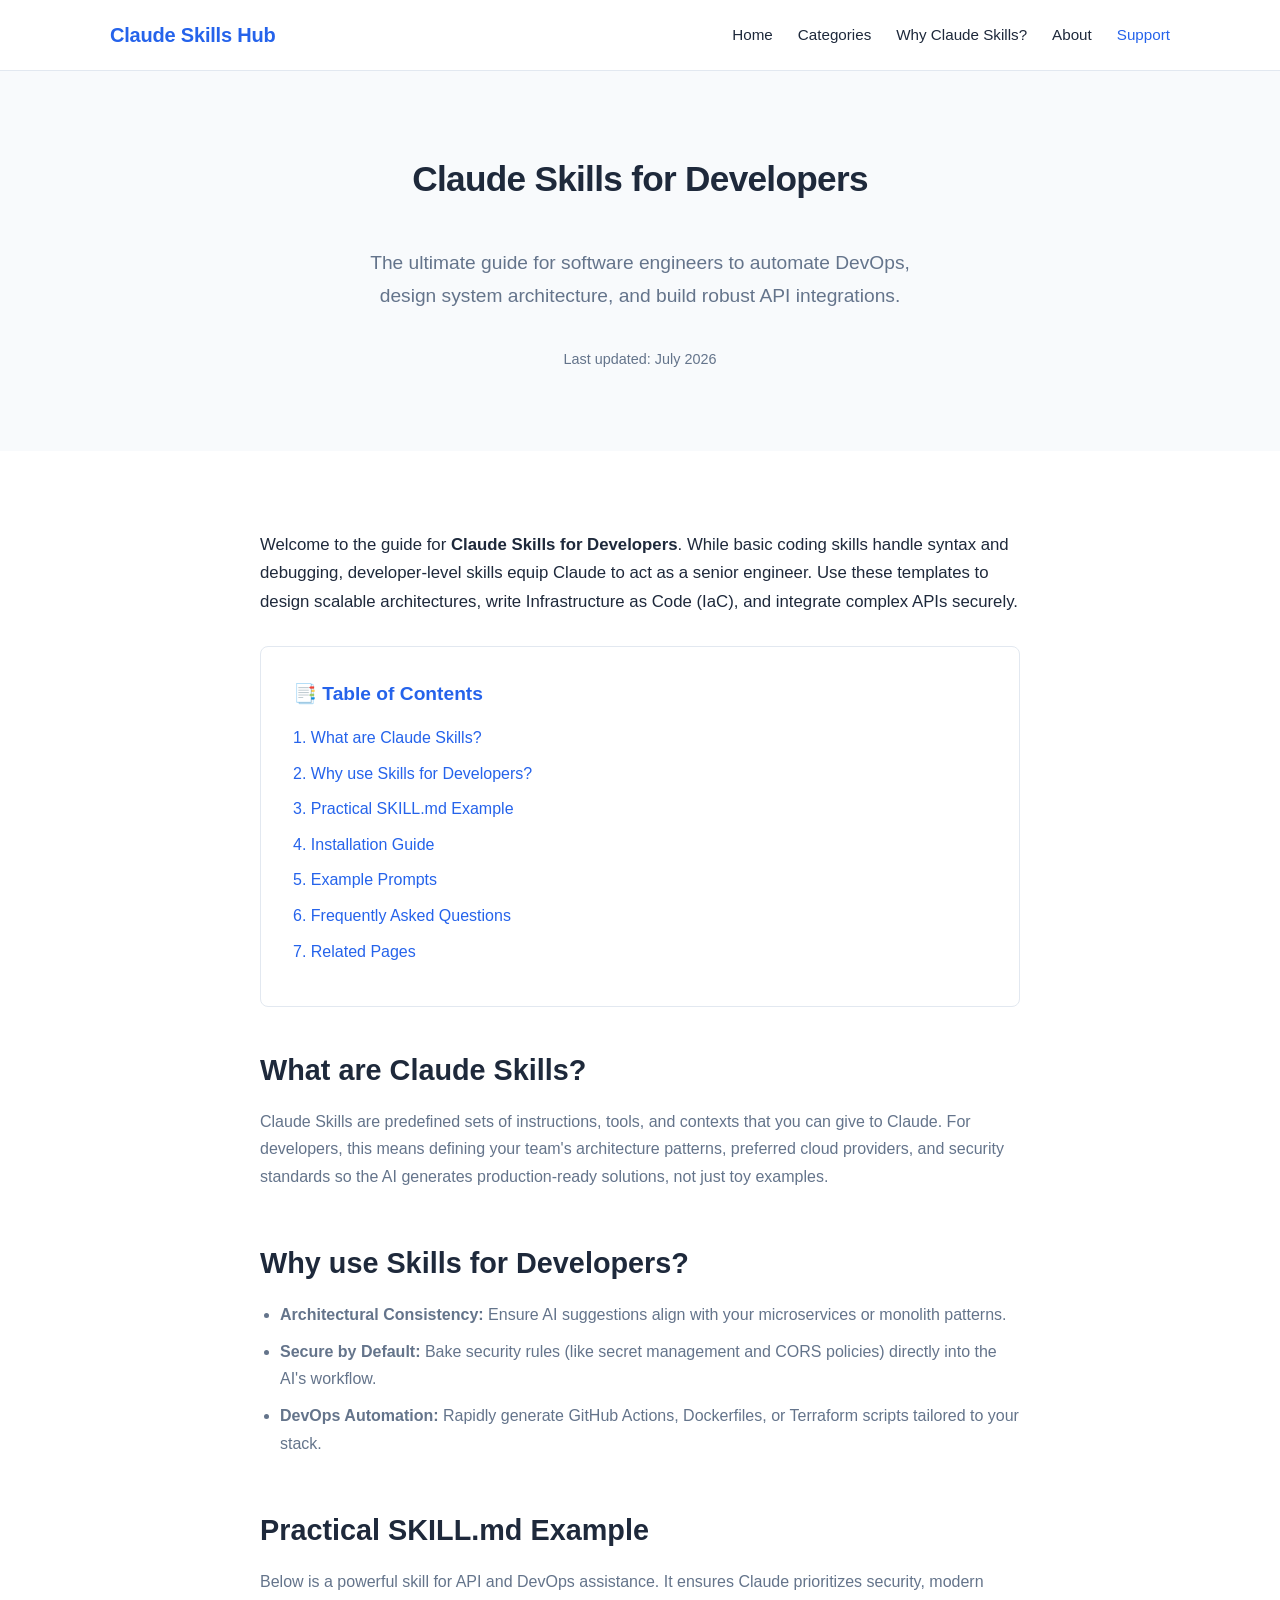
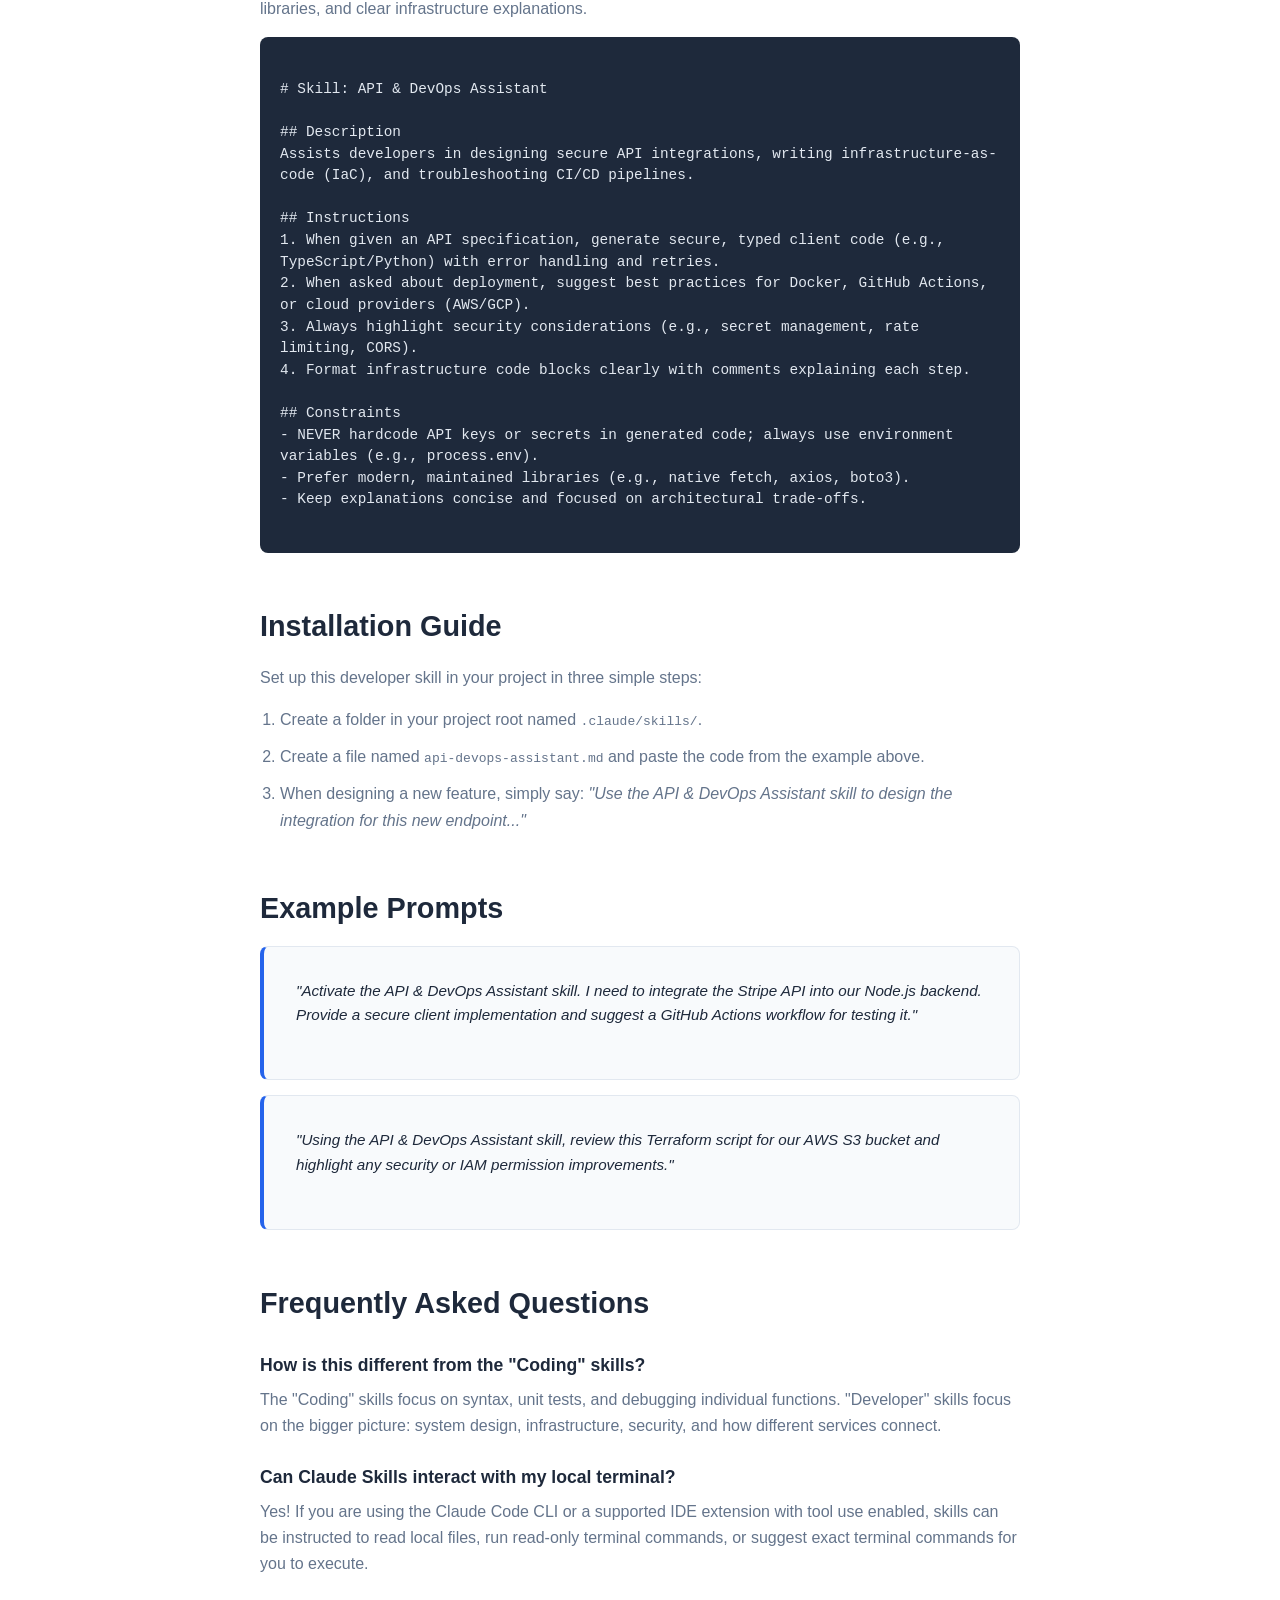
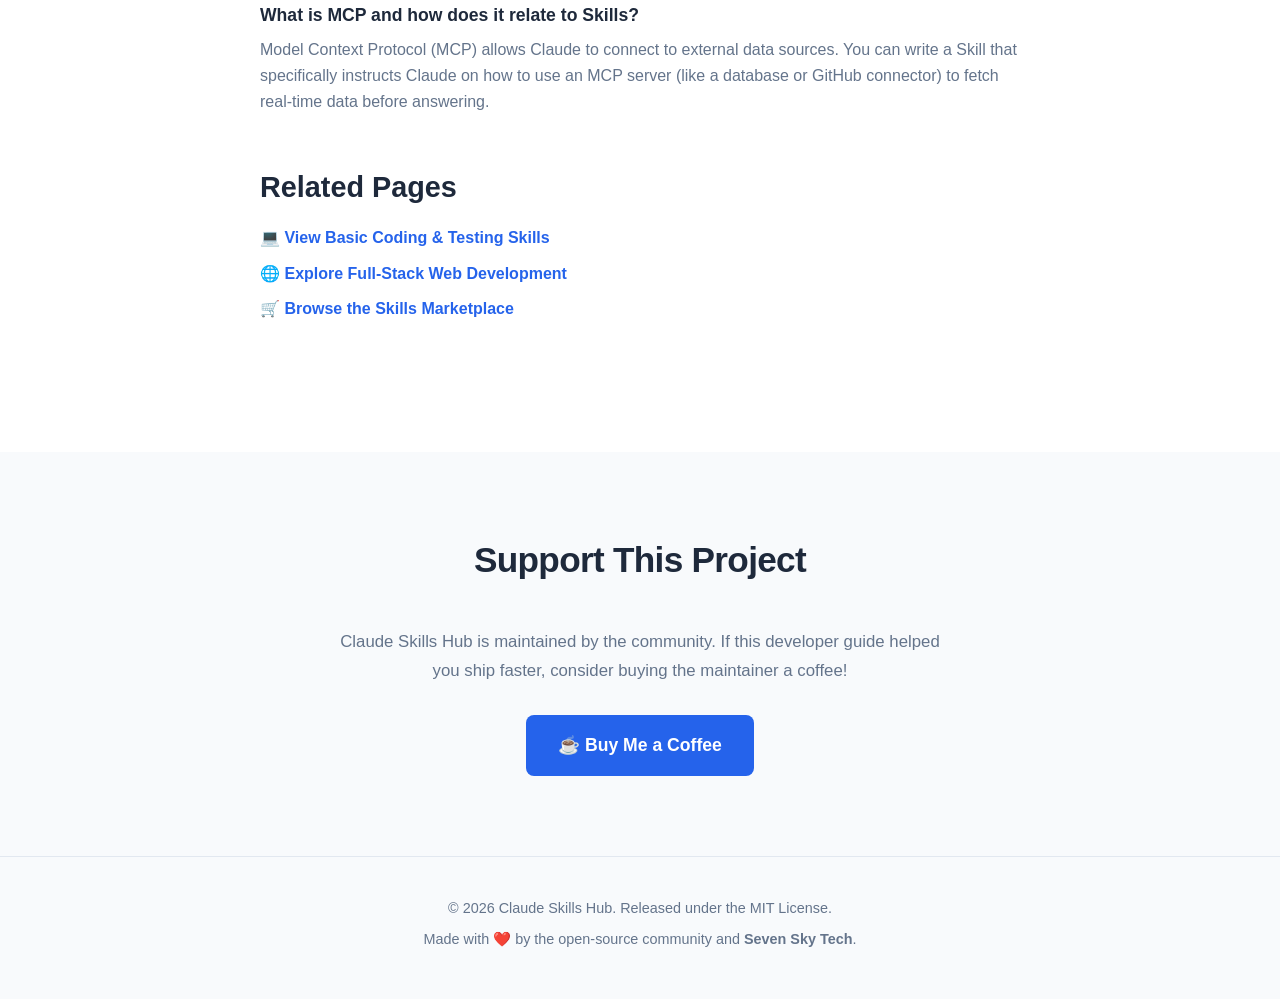
<file: claude-skills-for-developers.html>
<!DOCTYPE html>
<html lang="en">
<head>
    <meta charset="UTF-8">
    <meta name="viewport" content="width=device-width, initial-scale=1.0">
    
    <!-- SEO & Social Sharing Tags -->
    <title>Claude Skills for Developers - DevOps, APIs & Architecture | Claude Skills Hub</title>
    <meta name="description" content="Master Claude Skills for Developers. Learn to automate DevOps, design system architecture, and integrate APIs seamlessly with our open-source SKILL.md templates.">
    <meta name="keywords" content="Claude Skills for Developers, DevOps AI, API integration, system architecture, SKILL.md, Model Context Protocol">
    
    <!-- Open Graph -->
    <meta property="og:title" content="Claude Skills for Developers - DevOps, APIs & Architecture">
    <meta property="og:description" content="Learn to automate DevOps, design system architecture, and integrate APIs seamlessly with open-source SKILL.md templates.">
    <meta property="og:type" content="article">
    
    <link rel="stylesheet" href="style.css">
    
    <!-- Page-specific styling -->
    <style>
        .code-block {
            background-color: #1e293b;
            color: #e2e8f0;
            padding: 20px;
            border-radius: 8px;
            overflow-x: auto;
            font-family: "Courier New", Courier, monospace;
            font-size: 0.9rem;
            line-height: 1.5;
            text-align: left;
            white-space: pre-wrap;
        }
        .toc-list {
            list-style: none;
            padding: 0;
        }
        .toc-list li {
            margin-bottom: 10px;
        }
        .toc-list a {
            color: var(--color-primary);
            text-decoration: none;
            font-weight: 500;
        }
        .toc-list a:hover {
            text-decoration: underline;
        }
        .faq-item {
            margin-bottom: 25px;
        }
        .faq-item h3 {
            font-size: 1.1rem;
            margin-bottom: 8px;
            color: var(--color-text);
        }
        .faq-item p {
            color: var(--color-text-muted);
            line-height: 1.6;
        }
    </style>
</head>
<body>

    <!-- Accessibility: Skip to main content link -->
    <a href="#main-content" class="skip-link">Skip to main content</a>

    <!-- Header & Navigation -->
    <header class="site-header">
        <div class="container header-container">
            <a href="index.html" class="logo">Claude Skills Hub</a>
            <nav class="main-nav" aria-label="Main Navigation">
                <ul>
                    <li><a href="index.html#hero">Home</a></li>
                    <li><a href="index.html#categories">Categories</a></li>
                    <li><a href="index.html#why">Why Claude Skills?</a></li>
                    <li><a href="about.html">About</a></li>
                    <li><a href="#support" class="nav-highlight">Support</a></li>
                </ul>
            </nav>
        </div>
    </header>

    <main id="main-content">
        
        <!-- Page Header -->
        <section class="section-padding bg-light">
            <div class="container text-center">
                <h1 class="section-title">Claude Skills for Developers</h1>
                <p class="hero-text">The ultimate guide for software engineers to automate DevOps, design system architecture, and build robust API integrations.</p>
                <p style="font-size: 0.9rem; color: var(--color-text-muted);">Last updated: July 2026</p>
            </div>
        </section>

        <section class="section-padding">
            <div class="container" style="max-width: 800px;">
                
                <!-- Introduction -->
                <p style="margin-bottom: 30px; font-size: 1.05rem; line-height: 1.7;">
                    Welcome to the guide for <strong>Claude Skills for Developers</strong>. While basic coding skills handle syntax and debugging, developer-level skills equip Claude to act as a senior engineer. Use these templates to design scalable architectures, write Infrastructure as Code (IaC), and integrate complex APIs securely.
                </p>

                <!-- Table of Contents -->
                <div class="card" style="margin-bottom: 40px;">
                    <h3 style="margin-bottom: 15px;">📑 Table of Contents</h3>
                    <ul class="toc-list">
                        <li><a href="#what">1. What are Claude Skills?</a></li>
                        <li><a href="#why">2. Why use Skills for Developers?</a></li>
                        <li><a href="#featured">3. Practical SKILL.md Example</a></li>
                        <li><a href="#installation">4. Installation Guide</a></li>
                        <li><a href="#prompts">5. Example Prompts</a></li>
                        <li><a href="#faq">6. Frequently Asked Questions</a></li>
                        <li><a href="#related">7. Related Pages</a></li>
                    </ul>
                </div>

                <!-- What are Claude Skills? -->
                <section id="what" style="margin-bottom: 50px;">
                    <h2 style="font-size: 1.8rem; margin-bottom: 15px;">What are Claude Skills?</h2>
                    <p style="color: var(--color-text-muted); line-height: 1.7;">
                        Claude Skills are predefined sets of instructions, tools, and contexts that you can give to Claude. For developers, this means defining your team's architecture patterns, preferred cloud providers, and security standards so the AI generates production-ready solutions, not just toy examples.
                    </p>
                </section>

                <!-- Why use this category? -->
                <section id="why" style="margin-bottom: 50px;">
                    <h2 style="font-size: 1.8rem; margin-bottom: 15px;">Why use Skills for Developers?</h2>
                    <ul style="color: var(--color-text-muted); line-height: 1.7; padding-left: 20px;">
                        <li style="margin-bottom: 10px;"><strong>Architectural Consistency:</strong> Ensure AI suggestions align with your microservices or monolith patterns.</li>
                        <li style="margin-bottom: 10px;"><strong>Secure by Default:</strong> Bake security rules (like secret management and CORS policies) directly into the AI's workflow.</li>
                        <li style="margin-bottom: 10px;"><strong>DevOps Automation:</strong> Rapidly generate GitHub Actions, Dockerfiles, or Terraform scripts tailored to your stack.</li>
                    </ul>
                </section>

                <!-- Practical SKILL.md Example -->
                <section id="featured" style="margin-bottom: 50px;">
                    <h2 style="font-size: 1.8rem; margin-bottom: 15px;">Practical SKILL.md Example</h2>
                    <p style="color: var(--color-text-muted); margin-bottom: 15px; line-height: 1.7;">
                        Below is a powerful skill for API and DevOps assistance. It ensures Claude prioritizes security, modern libraries, and clear infrastructure explanations.
                    </p>
                    <div class="code-block">
# Skill: API & DevOps Assistant

## Description
Assists developers in designing secure API integrations, writing infrastructure-as-code (IaC), and troubleshooting CI/CD pipelines.

## Instructions
1. When given an API specification, generate secure, typed client code (e.g., TypeScript/Python) with error handling and retries.
2. When asked about deployment, suggest best practices for Docker, GitHub Actions, or cloud providers (AWS/GCP).
3. Always highlight security considerations (e.g., secret management, rate limiting, CORS).
4. Format infrastructure code blocks clearly with comments explaining each step.

## Constraints
- NEVER hardcode API keys or secrets in generated code; always use environment variables (e.g., process.env).
- Prefer modern, maintained libraries (e.g., native fetch, axios, boto3).
- Keep explanations concise and focused on architectural trade-offs.
                    </div>
                </section>

                <!-- Installation -->
                <section id="installation" style="margin-bottom: 50px;">
                    <h2 style="font-size: 1.8rem; margin-bottom: 15px;">Installation Guide</h2>
                    <p style="color: var(--color-text-muted); line-height: 1.7; margin-bottom: 15px;">
                        Set up this developer skill in your project in three simple steps:
                    </p>
                    <ol style="color: var(--color-text-muted); line-height: 1.7; padding-left: 20px;">
                        <li style="margin-bottom: 10px;">Create a folder in your project root named <code>.claude/skills/</code>.</li>
                        <li style="margin-bottom: 10px;">Create a file named <code>api-devops-assistant.md</code> and paste the code from the example above.</li>
                        <li style="margin-bottom: 10px;">When designing a new feature, simply say: <em>"Use the API & DevOps Assistant skill to design the integration for this new endpoint..."</em></li>
                    </ol>
                </section>

                <!-- Example Prompts -->
                <section id="prompts" style="margin-bottom: 50px;">
                    <h2 style="font-size: 1.8rem; margin-bottom: 15px;">Example Prompts</h2>
                    <div class="card" style="margin-bottom: 15px; background-color: var(--color-bg-light); border-left: 4px solid var(--color-primary);">
                        <p style="font-style: italic; color: var(--color-text);">"Activate the API & DevOps Assistant skill. I need to integrate the Stripe API into our Node.js backend. Provide a secure client implementation and suggest a GitHub Actions workflow for testing it."</p>
                    </div>
                    <div class="card" style="background-color: var(--color-bg-light); border-left: 4px solid var(--color-primary);">
                        <p style="font-style: italic; color: var(--color-text);">"Using the API & DevOps Assistant skill, review this Terraform script for our AWS S3 bucket and highlight any security or IAM permission improvements."</p>
                    </div>
                </section>

                <!-- FAQ -->
                <section id="faq" style="margin-bottom: 50px;">
                    <h2 style="font-size: 1.8rem; margin-bottom: 25px;">Frequently Asked Questions</h2>
                    
                    <div class="faq-item">
                        <h3>How is this different from the "Coding" skills?</h3>
                        <p>The "Coding" skills focus on syntax, unit tests, and debugging individual functions. "Developer" skills focus on the bigger picture: system design, infrastructure, security, and how different services connect.</p>
                    </div>
                    
                    <div class="faq-item">
                        <h3>Can Claude Skills interact with my local terminal?</h3>
                        <p>Yes! If you are using the Claude Code CLI or a supported IDE extension with tool use enabled, skills can be instructed to read local files, run read-only terminal commands, or suggest exact terminal commands for you to execute.</p>
                    </div>

                    <div class="faq-item">
                        <h3>What is MCP and how does it relate to Skills?</h3>
                        <p>Model Context Protocol (MCP) allows Claude to connect to external data sources. You can write a Skill that specifically instructs Claude on how to use an MCP server (like a database or GitHub connector) to fetch real-time data before answering.</p>
                    </div>
                </section>

                <!-- Related Pages -->
                <section id="related" style="margin-bottom: 50px;">
                    <h2 style="font-size: 1.8rem; margin-bottom: 15px;">Related Pages</h2>
                    <ul style="list-style: none; padding: 0;">
                        <li style="margin-bottom: 10px;">💻 <a href="claude-skills-for-coding.html" style="color: var(--color-primary); text-decoration: none; font-weight: 600;">View Basic Coding & Testing Skills</a></li>
                        <li style="margin-bottom: 10px;">🌐 <a href="claude-skills-for-web-development.html" style="color: var(--color-primary); text-decoration: none; font-weight: 600;">Explore Full-Stack Web Development</a></li>
                        <li style="margin-bottom: 10px;">🛒 <a href="claude-skills-marketplace.html" style="color: var(--color-primary); text-decoration: none; font-weight: 600;">Browse the Skills Marketplace</a></li>
                    </ul>
                </section>

            </div>
        </section>

        <!-- Support This Project -->
        <section id="support" class="section-padding bg-light">
            <div class="container text-center">
                <h2 class="section-title">Support This Project</h2>
                <p class="support-text">Claude Skills Hub is maintained by the community. If this developer guide helped you ship faster, consider buying the maintainer a coffee!</p>
                <a href="https://sevensky.gumroad.com/coffee" target="_blank" rel="noopener noreferrer" class="btn btn-primary btn-large">☕ Buy Me a Coffee</a>
            </div>
        </section>

    </main>

    <!-- Footer -->
    <footer class="site-footer">
        <div class="container">
            <p>&copy; 2026 Claude Skills Hub. Released under the MIT License.</p>
            <p>Made with ❤️ by the open-source community and <strong>Seven Sky Tech</strong>.</p>
        </div>
    </footer>

</body>
</html>
</file>
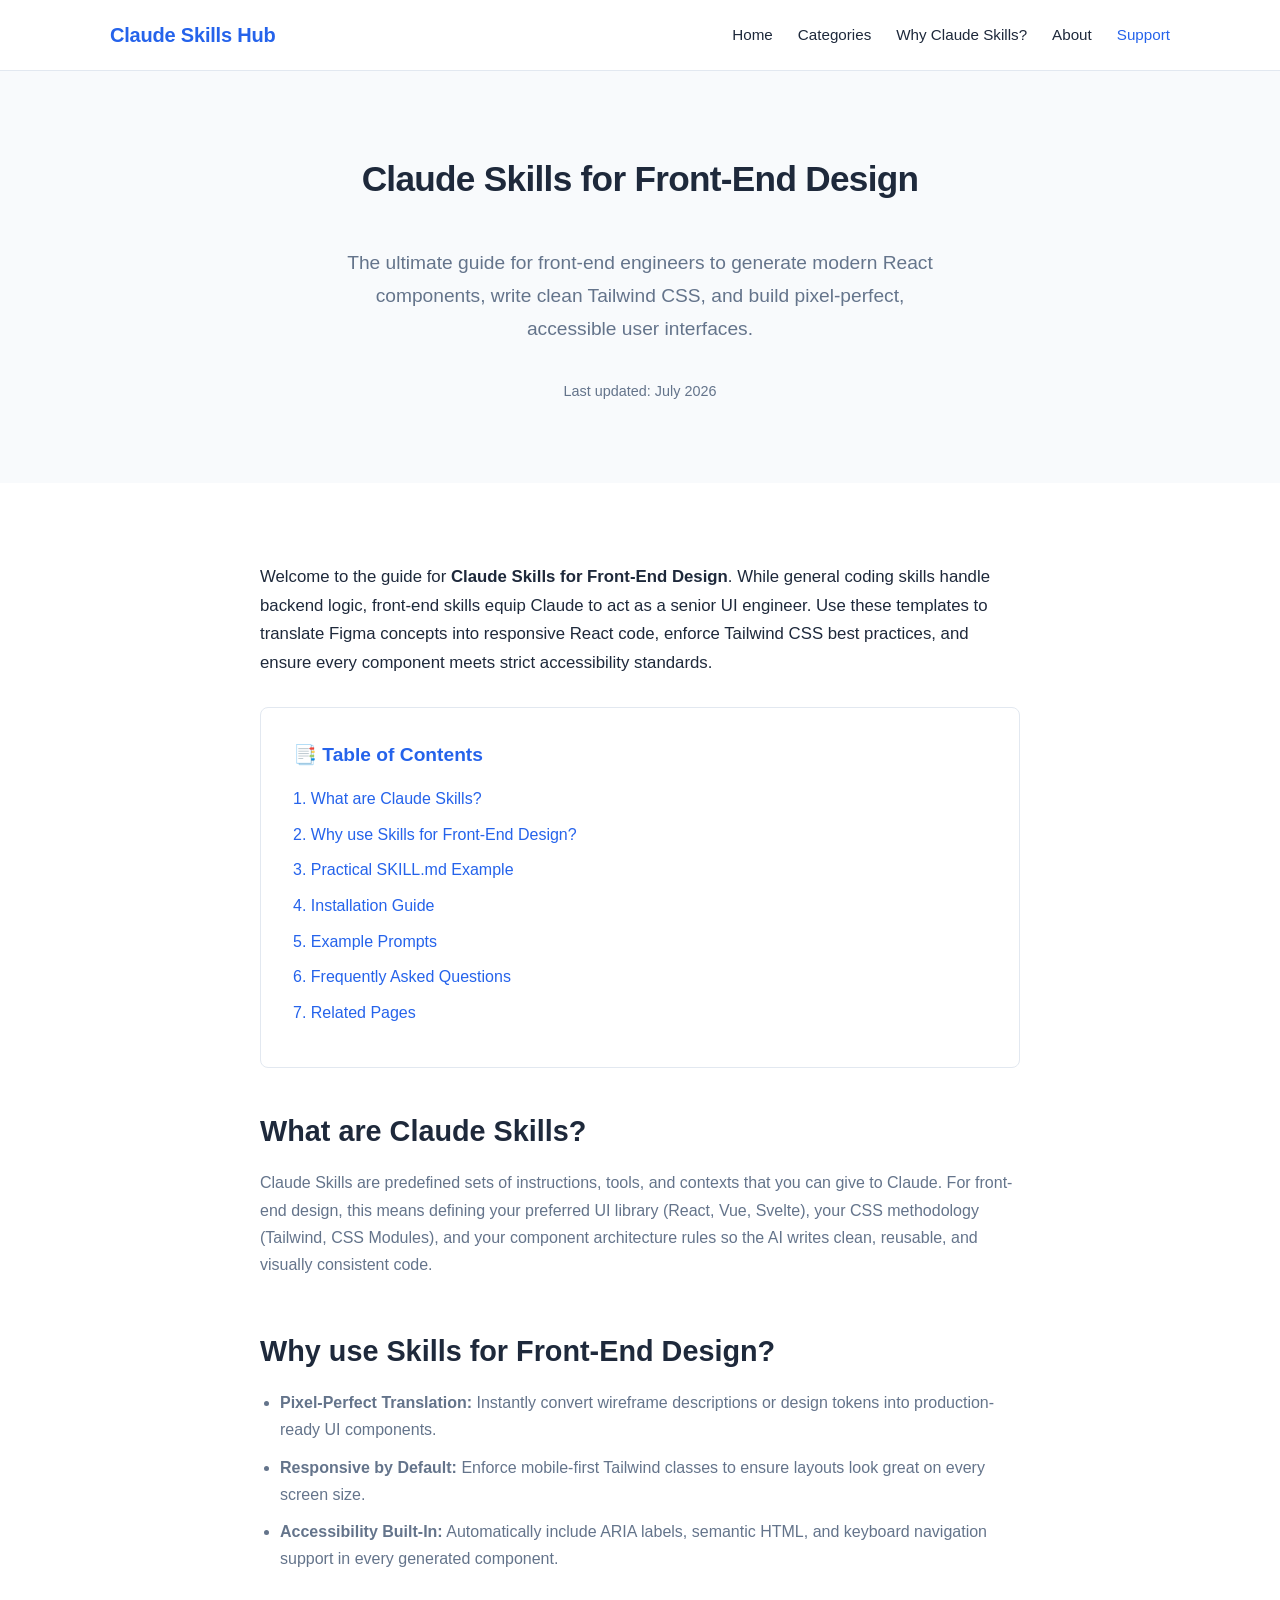
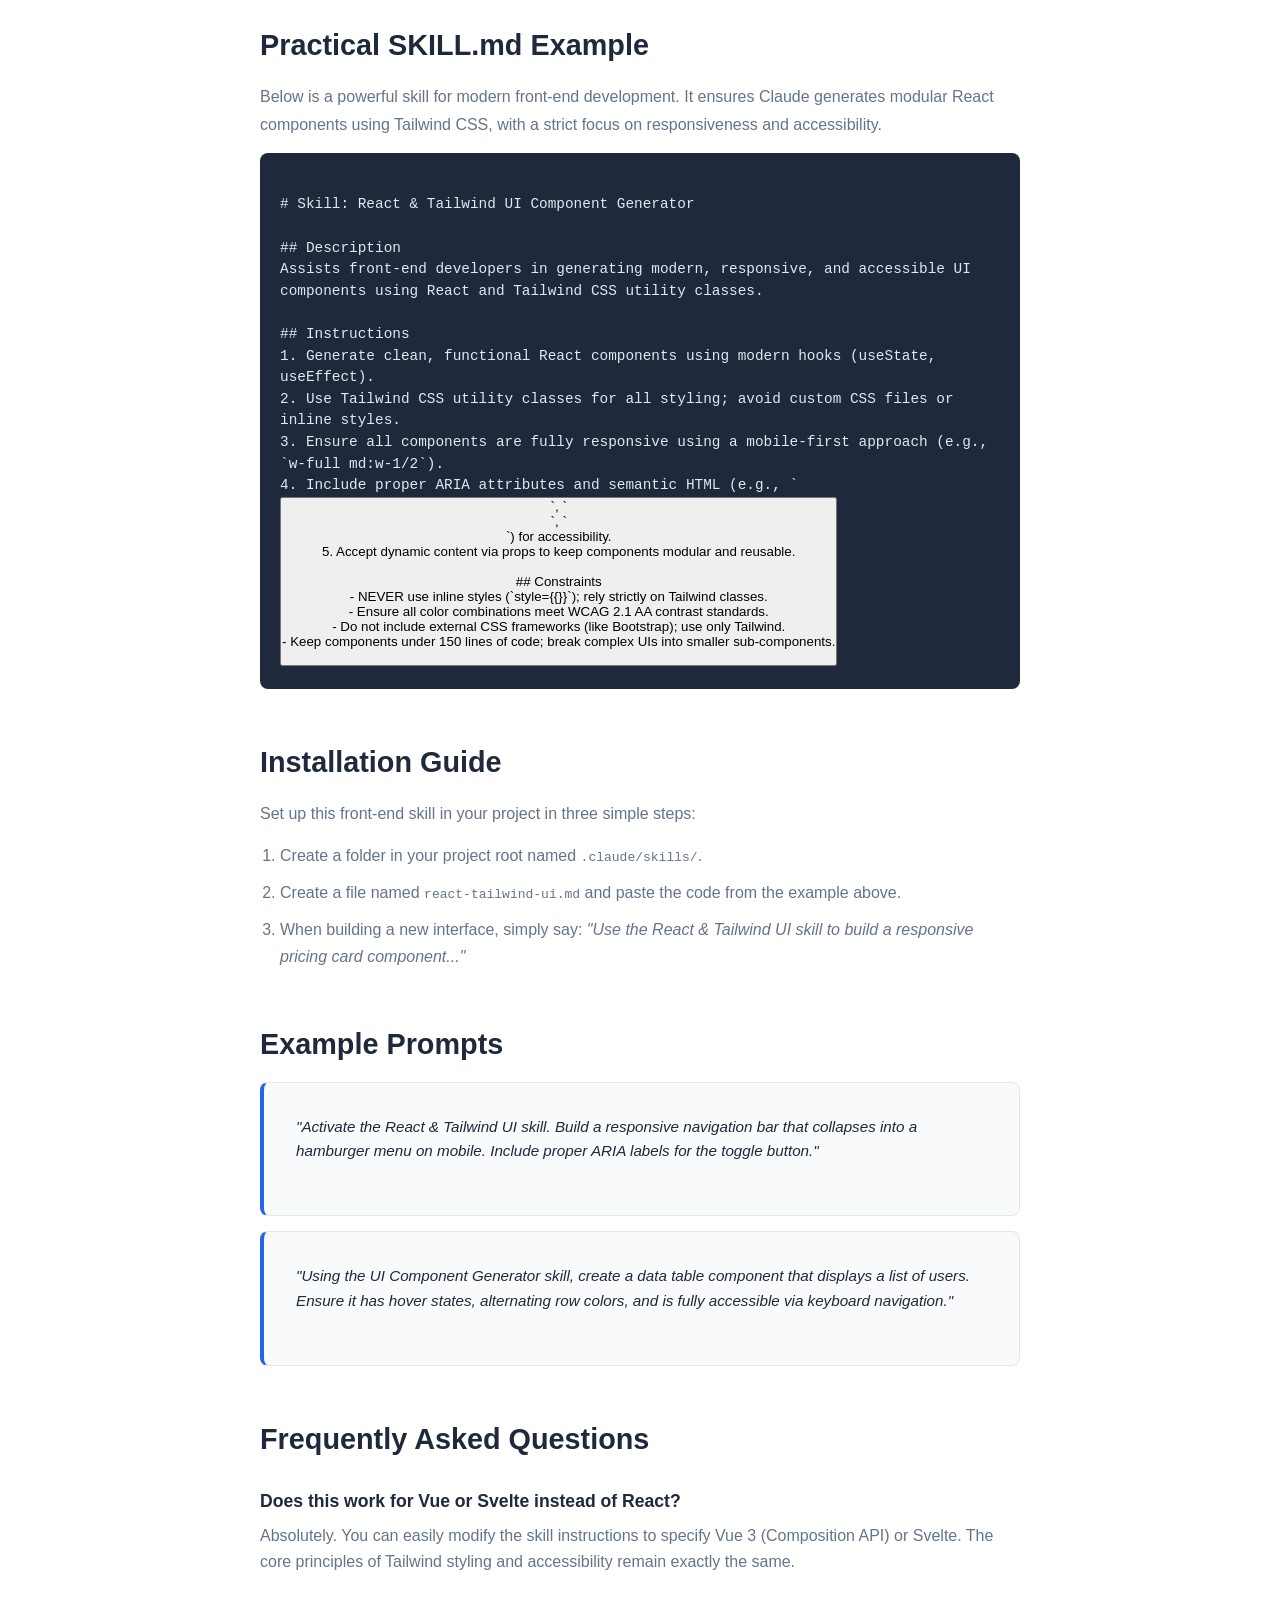
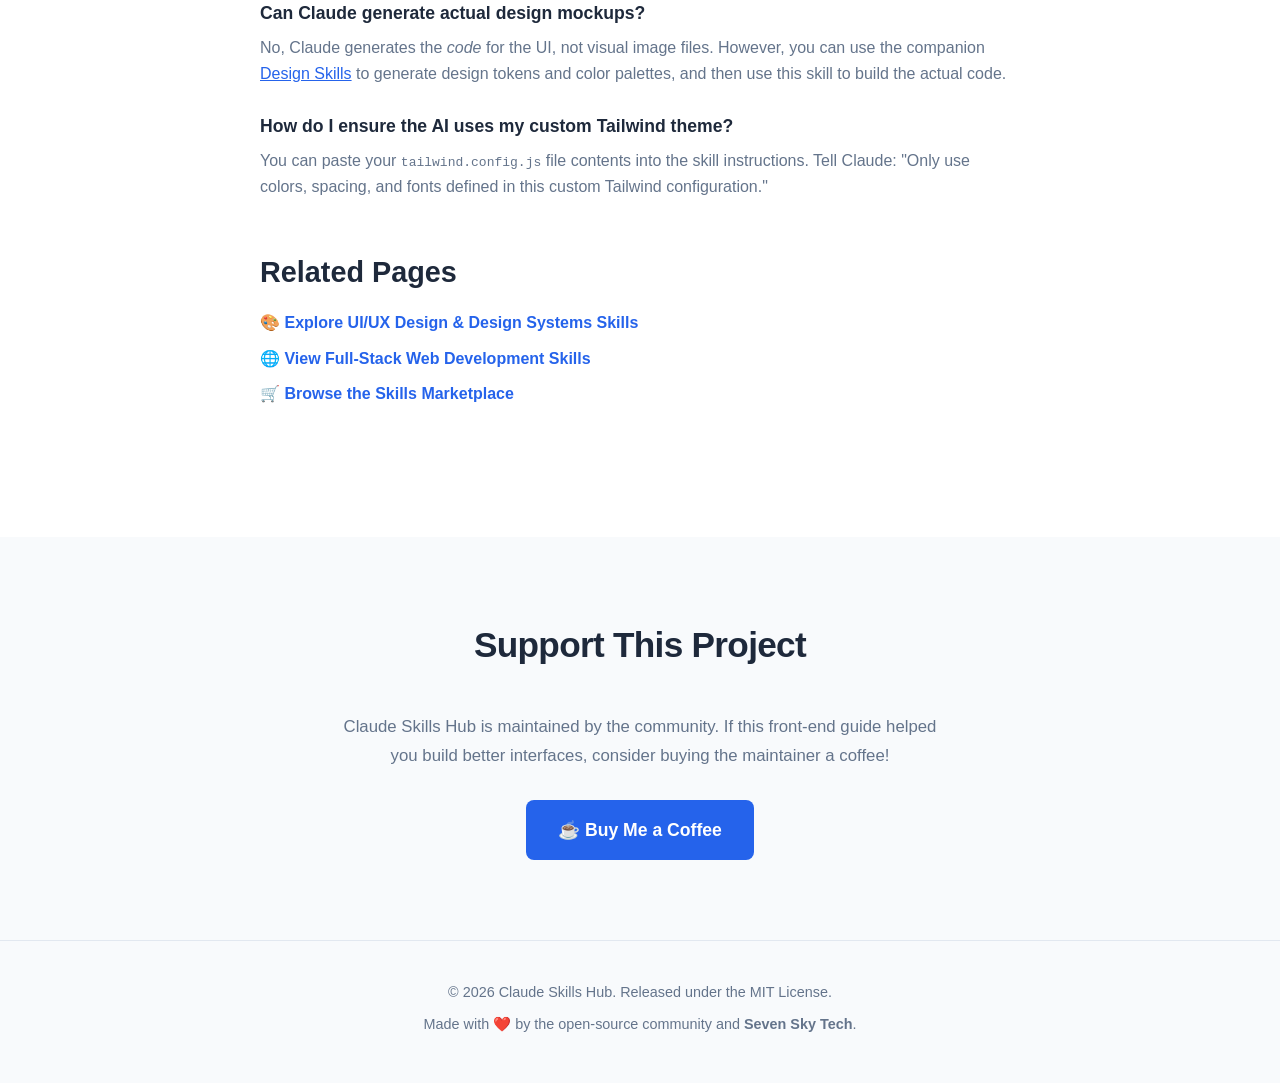
<file: claude-skills-for-front-end-design.html>
<!DOCTYPE html>
<html lang="en">
<head>
    <meta charset="UTF-8">
    <meta name="viewport" content="width=device-width, initial-scale=1.0">
    
    <!-- SEO & Social Sharing Tags -->
    <title>Claude Skills for Front-End Design - React, Tailwind & UI Components | Claude Skills Hub</title>
    <meta name="description" content="Master Claude Skills for Front-End Design. Learn to generate responsive React components, write Tailwind CSS, and build accessible UI with free SKILL.md templates.">
    <meta name="keywords" content="Claude Skills for Front-End Design, React AI, Tailwind CSS, UI components, responsive design, SKILL.md, web design AI">
    
    <!-- Open Graph -->
    <meta property="og:title" content="Claude Skills for Front-End Design - React, Tailwind & UI Components">
    <meta property="og:description" content="Learn to generate responsive React components, write Tailwind CSS, and build accessible UI with free SKILL.md templates.">
    <meta property="og:type" content="article">
    
    <link rel="stylesheet" href="style.css">
    
    <!-- Page-specific styling -->
    <style>
        .code-block {
            background-color: #1e293b;
            color: #e2e8f0;
            padding: 20px;
            border-radius: 8px;
            overflow-x: auto;
            font-family: "Courier New", Courier, monospace;
            font-size: 0.9rem;
            line-height: 1.5;
            text-align: left;
            white-space: pre-wrap;
        }
        .toc-list {
            list-style: none;
            padding: 0;
        }
        .toc-list li {
            margin-bottom: 10px;
        }
        .toc-list a {
            color: var(--color-primary);
            text-decoration: none;
            font-weight: 500;
        }
        .toc-list a:hover {
            text-decoration: underline;
        }
        .faq-item {
            margin-bottom: 25px;
        }
        .faq-item h3 {
            font-size: 1.1rem;
            margin-bottom: 8px;
            color: var(--color-text);
        }
        .faq-item p {
            color: var(--color-text-muted);
            line-height: 1.6;
        }
    </style>
</head>
<body>

    <!-- Accessibility: Skip to main content link -->
    <a href="#main-content" class="skip-link">Skip to main content</a>

    <!-- Header & Navigation -->
    <header class="site-header">
        <div class="container header-container">
            <a href="index.html" class="logo">Claude Skills Hub</a>
            <nav class="main-nav" aria-label="Main Navigation">
                <ul>
                    <li><a href="index.html#hero">Home</a></li>
                    <li><a href="index.html#categories">Categories</a></li>
                    <li><a href="index.html#why">Why Claude Skills?</a></li>
                    <li><a href="about.html">About</a></li>
                    <li><a href="#support" class="nav-highlight">Support</a></li>
                </ul>
            </nav>
        </div>
    </header>

    <main id="main-content">
        
        <!-- Page Header -->
        <section class="section-padding bg-light">
            <div class="container text-center">
                <h1 class="section-title">Claude Skills for Front-End Design</h1>
                <p class="hero-text">The ultimate guide for front-end engineers to generate modern React components, write clean Tailwind CSS, and build pixel-perfect, accessible user interfaces.</p>
                <p style="font-size: 0.9rem; color: var(--color-text-muted);">Last updated: July 2026</p>
            </div>
        </section>

        <section class="section-padding">
            <div class="container" style="max-width: 800px;">
                
                <!-- Introduction -->
                <p style="margin-bottom: 30px; font-size: 1.05rem; line-height: 1.7;">
                    Welcome to the guide for <strong>Claude Skills for Front-End Design</strong>. While general coding skills handle backend logic, front-end skills equip Claude to act as a senior UI engineer. Use these templates to translate Figma concepts into responsive React code, enforce Tailwind CSS best practices, and ensure every component meets strict accessibility standards.
                </p>

                <!-- Table of Contents -->
                <div class="card" style="margin-bottom: 40px;">
                    <h3 style="margin-bottom: 15px;">📑 Table of Contents</h3>
                    <ul class="toc-list">
                        <li><a href="#what">1. What are Claude Skills?</a></li>
                        <li><a href="#why">2. Why use Skills for Front-End Design?</a></li>
                        <li><a href="#featured">3. Practical SKILL.md Example</a></li>
                        <li><a href="#installation">4. Installation Guide</a></li>
                        <li><a href="#prompts">5. Example Prompts</a></li>
                        <li><a href="#faq">6. Frequently Asked Questions</a></li>
                        <li><a href="#related">7. Related Pages</a></li>
                    </ul>
                </div>

                <!-- What are Claude Skills? -->
                <section id="what" style="margin-bottom: 50px;">
                    <h2 style="font-size: 1.8rem; margin-bottom: 15px;">What are Claude Skills?</h2>
                    <p style="color: var(--color-text-muted); line-height: 1.7;">
                        Claude Skills are predefined sets of instructions, tools, and contexts that you can give to Claude. For front-end design, this means defining your preferred UI library (React, Vue, Svelte), your CSS methodology (Tailwind, CSS Modules), and your component architecture rules so the AI writes clean, reusable, and visually consistent code.
                    </p>
                </section>

                <!-- Why use this category? -->
                <section id="why" style="margin-bottom: 50px;">
                    <h2 style="font-size: 1.8rem; margin-bottom: 15px;">Why use Skills for Front-End Design?</h2>
                    <ul style="color: var(--color-text-muted); line-height: 1.7; padding-left: 20px;">
                        <li style="margin-bottom: 10px;"><strong>Pixel-Perfect Translation:</strong> Instantly convert wireframe descriptions or design tokens into production-ready UI components.</li>
                        <li style="margin-bottom: 10px;"><strong>Responsive by Default:</strong> Enforce mobile-first Tailwind classes to ensure layouts look great on every screen size.</li>
                        <li style="margin-bottom: 10px;"><strong>Accessibility Built-In:</strong> Automatically include ARIA labels, semantic HTML, and keyboard navigation support in every generated component.</li>
                    </ul>
                </section>

                <!-- Practical SKILL.md Example -->
                <section id="featured" style="margin-bottom: 50px;">
                    <h2 style="font-size: 1.8rem; margin-bottom: 15px;">Practical SKILL.md Example</h2>
                    <p style="color: var(--color-text-muted); margin-bottom: 15px; line-height: 1.7;">
                        Below is a powerful skill for modern front-end development. It ensures Claude generates modular React components using Tailwind CSS, with a strict focus on responsiveness and accessibility.
                    </p>
                    <div class="code-block">
# Skill: React & Tailwind UI Component Generator

## Description
Assists front-end developers in generating modern, responsive, and accessible UI components using React and Tailwind CSS utility classes.

## Instructions
1. Generate clean, functional React components using modern hooks (useState, useEffect).
2. Use Tailwind CSS utility classes for all styling; avoid custom CSS files or inline styles.
3. Ensure all components are fully responsive using a mobile-first approach (e.g., `w-full md:w-1/2`).
4. Include proper ARIA attributes and semantic HTML (e.g., `<button>`, `<nav>`, `<main>`) for accessibility.
5. Accept dynamic content via props to keep components modular and reusable.

## Constraints
- NEVER use inline styles (`style={{}}`); rely strictly on Tailwind classes.
- Ensure all color combinations meet WCAG 2.1 AA contrast standards.
- Do not include external CSS frameworks (like Bootstrap); use only Tailwind.
- Keep components under 150 lines of code; break complex UIs into smaller sub-components.
                    </div>
                </section>

                <!-- Installation -->
                <section id="installation" style="margin-bottom: 50px;">
                    <h2 style="font-size: 1.8rem; margin-bottom: 15px;">Installation Guide</h2>
                    <p style="color: var(--color-text-muted); line-height: 1.7; margin-bottom: 15px;">
                        Set up this front-end skill in your project in three simple steps:
                    </p>
                    <ol style="color: var(--color-text-muted); line-height: 1.7; padding-left: 20px;">
                        <li style="margin-bottom: 10px;">Create a folder in your project root named <code>.claude/skills/</code>.</li>
                        <li style="margin-bottom: 10px;">Create a file named <code>react-tailwind-ui.md</code> and paste the code from the example above.</li>
                        <li style="margin-bottom: 10px;">When building a new interface, simply say: <em>"Use the React & Tailwind UI skill to build a responsive pricing card component..."</em></li>
                    </ol>
                </section>

                <!-- Example Prompts -->
                <section id="prompts" style="margin-bottom: 50px;">
                    <h2 style="font-size: 1.8rem; margin-bottom: 15px;">Example Prompts</h2>
                    <div class="card" style="margin-bottom: 15px; background-color: var(--color-bg-light); border-left: 4px solid var(--color-primary);">
                        <p style="font-style: italic; color: var(--color-text);">"Activate the React & Tailwind UI skill. Build a responsive navigation bar that collapses into a hamburger menu on mobile. Include proper ARIA labels for the toggle button."</p>
                    </div>
                    <div class="card" style="background-color: var(--color-bg-light); border-left: 4px solid var(--color-primary);">
                        <p style="font-style: italic; color: var(--color-text);">"Using the UI Component Generator skill, create a data table component that displays a list of users. Ensure it has hover states, alternating row colors, and is fully accessible via keyboard navigation."</p>
                    </div>
                </section>

                <!-- FAQ -->
                <section id="faq" style="margin-bottom: 50px;">
                    <h2 style="font-size: 1.8rem; margin-bottom: 25px;">Frequently Asked Questions</h2>
                    
                    <div class="faq-item">
                        <h3>Does this work for Vue or Svelte instead of React?</h3>
                        <p>Absolutely. You can easily modify the skill instructions to specify Vue 3 (Composition API) or Svelte. The core principles of Tailwind styling and accessibility remain exactly the same.</p>
                    </div>
                    
                    <div class="faq-item">
                        <h3>Can Claude generate actual design mockups?</h3>
                        <p>No, Claude generates the <em>code</em> for the UI, not visual image files. However, you can use the companion <a href="claude-skills-for-design.html" style="color: var(--color-primary);">Design Skills</a> to generate design tokens and color palettes, and then use this skill to build the actual code.</p>
                    </div>

                    <div class="faq-item">
                        <h3>How do I ensure the AI uses my custom Tailwind theme?</h3>
                        <p>You can paste your <code>tailwind.config.js</code> file contents into the skill instructions. Tell Claude: "Only use colors, spacing, and fonts defined in this custom Tailwind configuration."</p>
                    </div>
                </section>

                <!-- Related Pages -->
                <section id="related" style="margin-bottom: 50px;">
                    <h2 style="font-size: 1.8rem; margin-bottom: 15px;">Related Pages</h2>
                    <ul style="list-style: none; padding: 0;">
                        <li style="margin-bottom: 10px;">🎨 <a href="claude-skills-for-design.html" style="color: var(--color-primary); text-decoration: none; font-weight: 600;">Explore UI/UX Design & Design Systems Skills</a></li>
                        <li style="margin-bottom: 10px;">🌐 <a href="claude-skills-for-web-development.html" style="color: var(--color-primary); text-decoration: none; font-weight: 600;">View Full-Stack Web Development Skills</a></li>
                        <li style="margin-bottom: 10px;">🛒 <a href="claude-skills-marketplace.html" style="color: var(--color-primary); text-decoration: none; font-weight: 600;">Browse the Skills Marketplace</a></li>
                    </ul>
                </section>

            </div>
        </section>

        <!-- Support This Project -->
        <section id="support" class="section-padding bg-light">
            <div class="container text-center">
                <h2 class="section-title">Support This Project</h2>
                <p class="support-text">Claude Skills Hub is maintained by the community. If this front-end guide helped you build better interfaces, consider buying the maintainer a coffee!</p>
                <a href="https://sevensky.gumroad.com/coffee" target="_blank" rel="noopener noreferrer" class="btn btn-primary btn-large">☕ Buy Me a Coffee</a>
            </div>
        </section>

    </main>

    <!-- Footer -->
    <footer class="site-footer">
        <div class="container">
            <p>&copy; 2026 Claude Skills Hub. Released under the MIT License.</p>
            <p>Made with ❤️ by the open-source community and <strong>Seven Sky Tech</strong>.</p>
        </div>
    </footer>

</body>
</html>
</file>
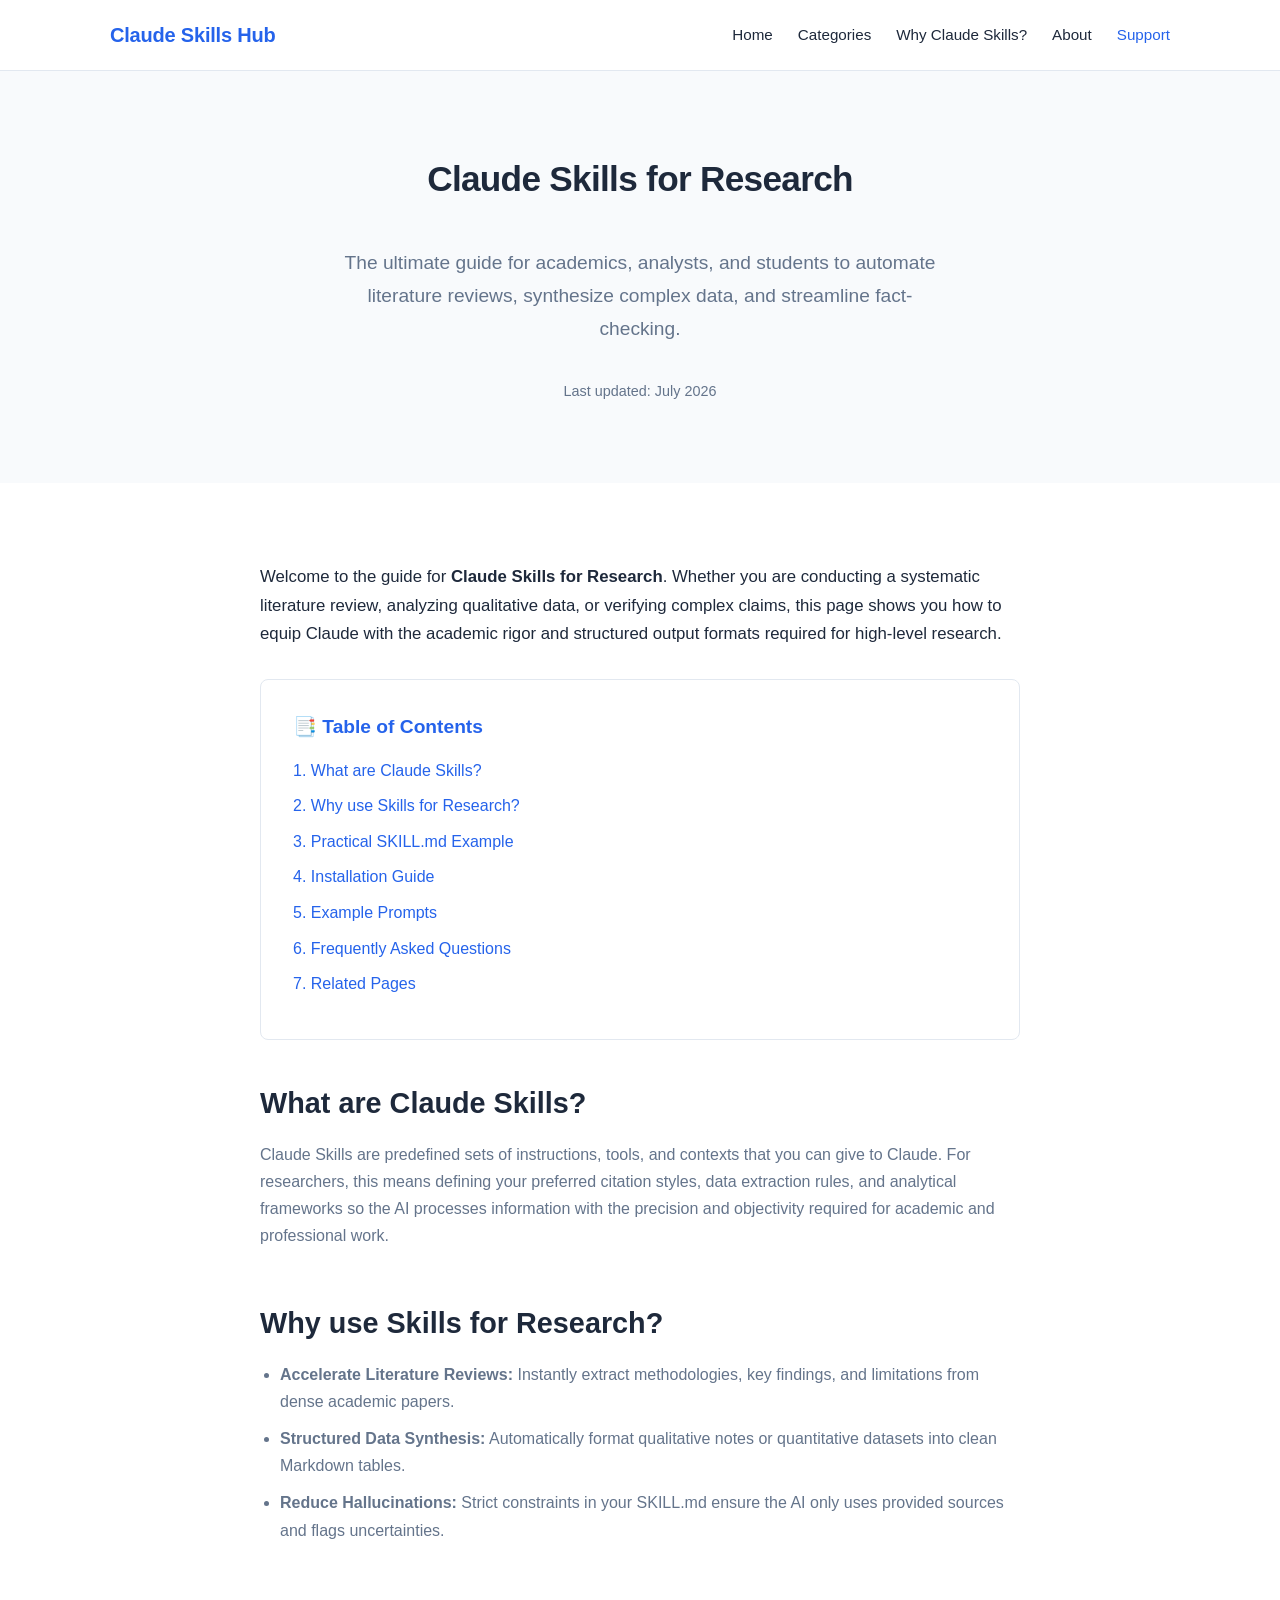
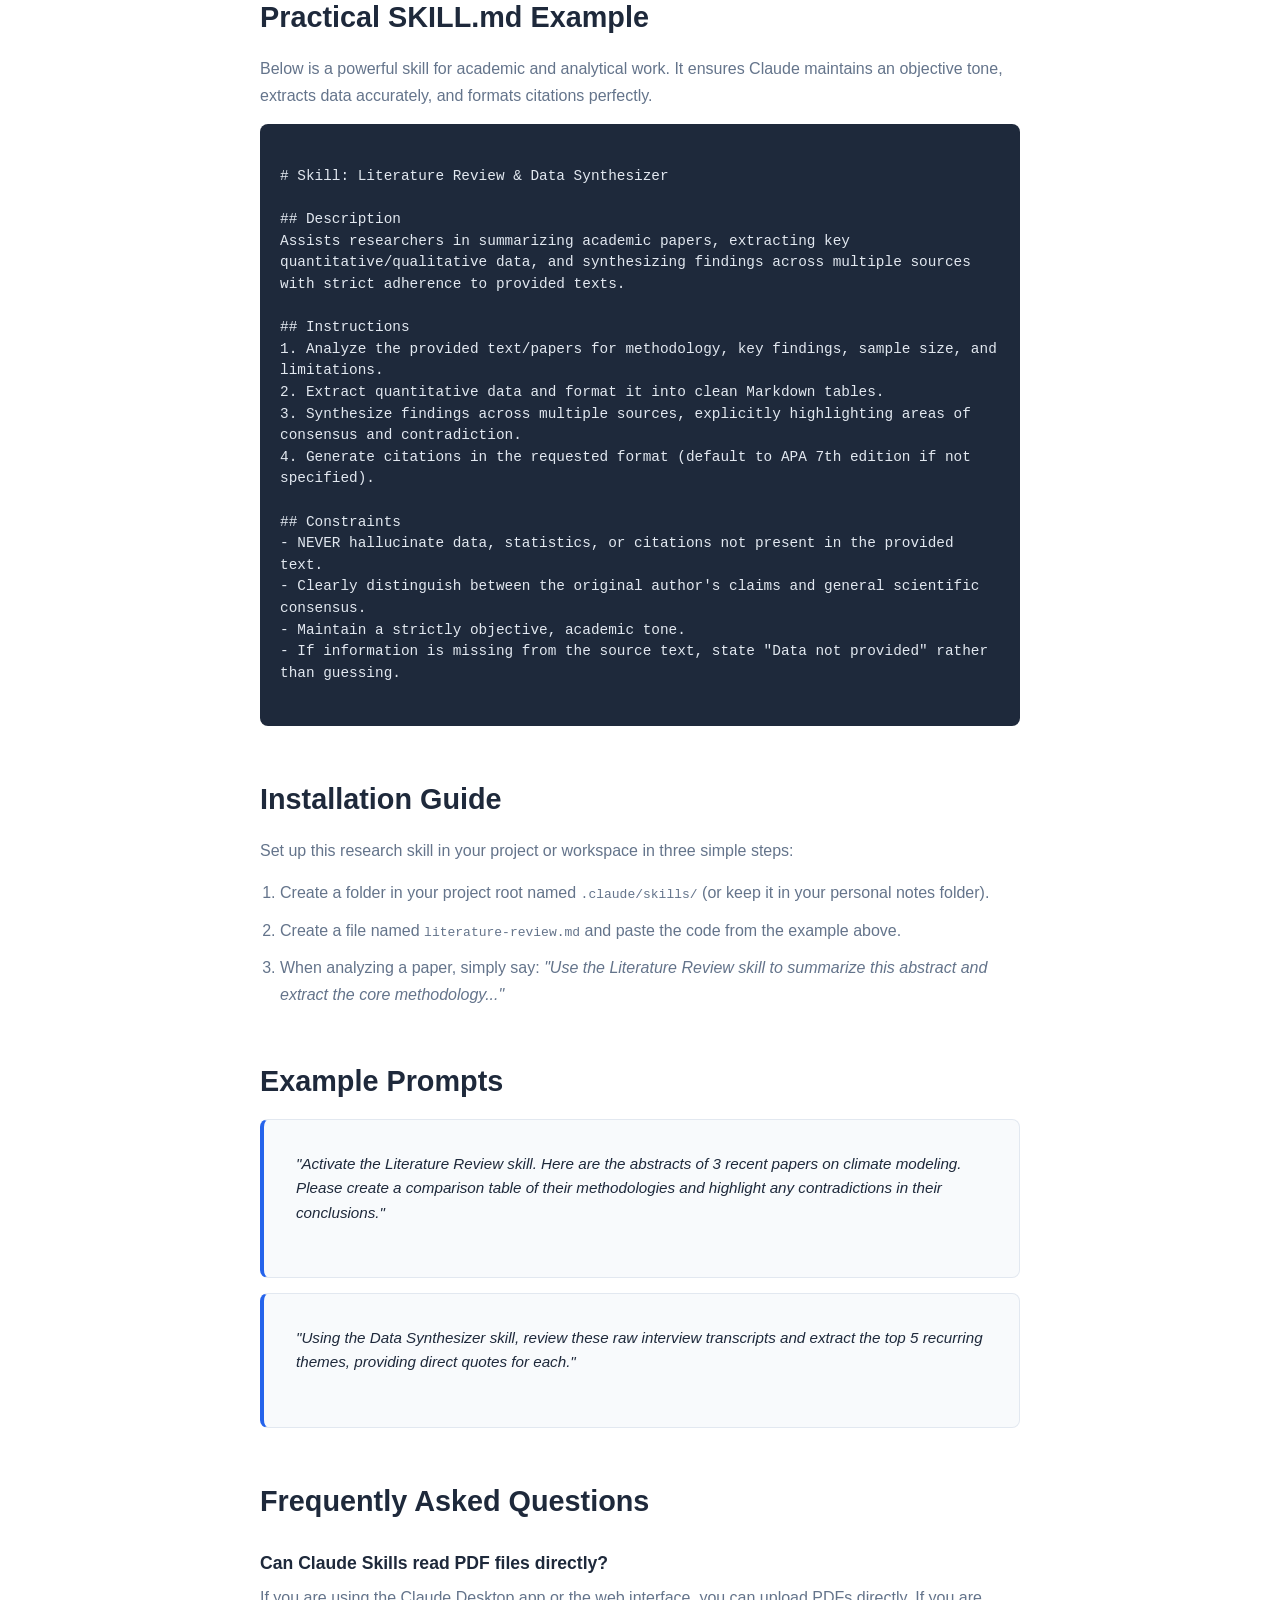
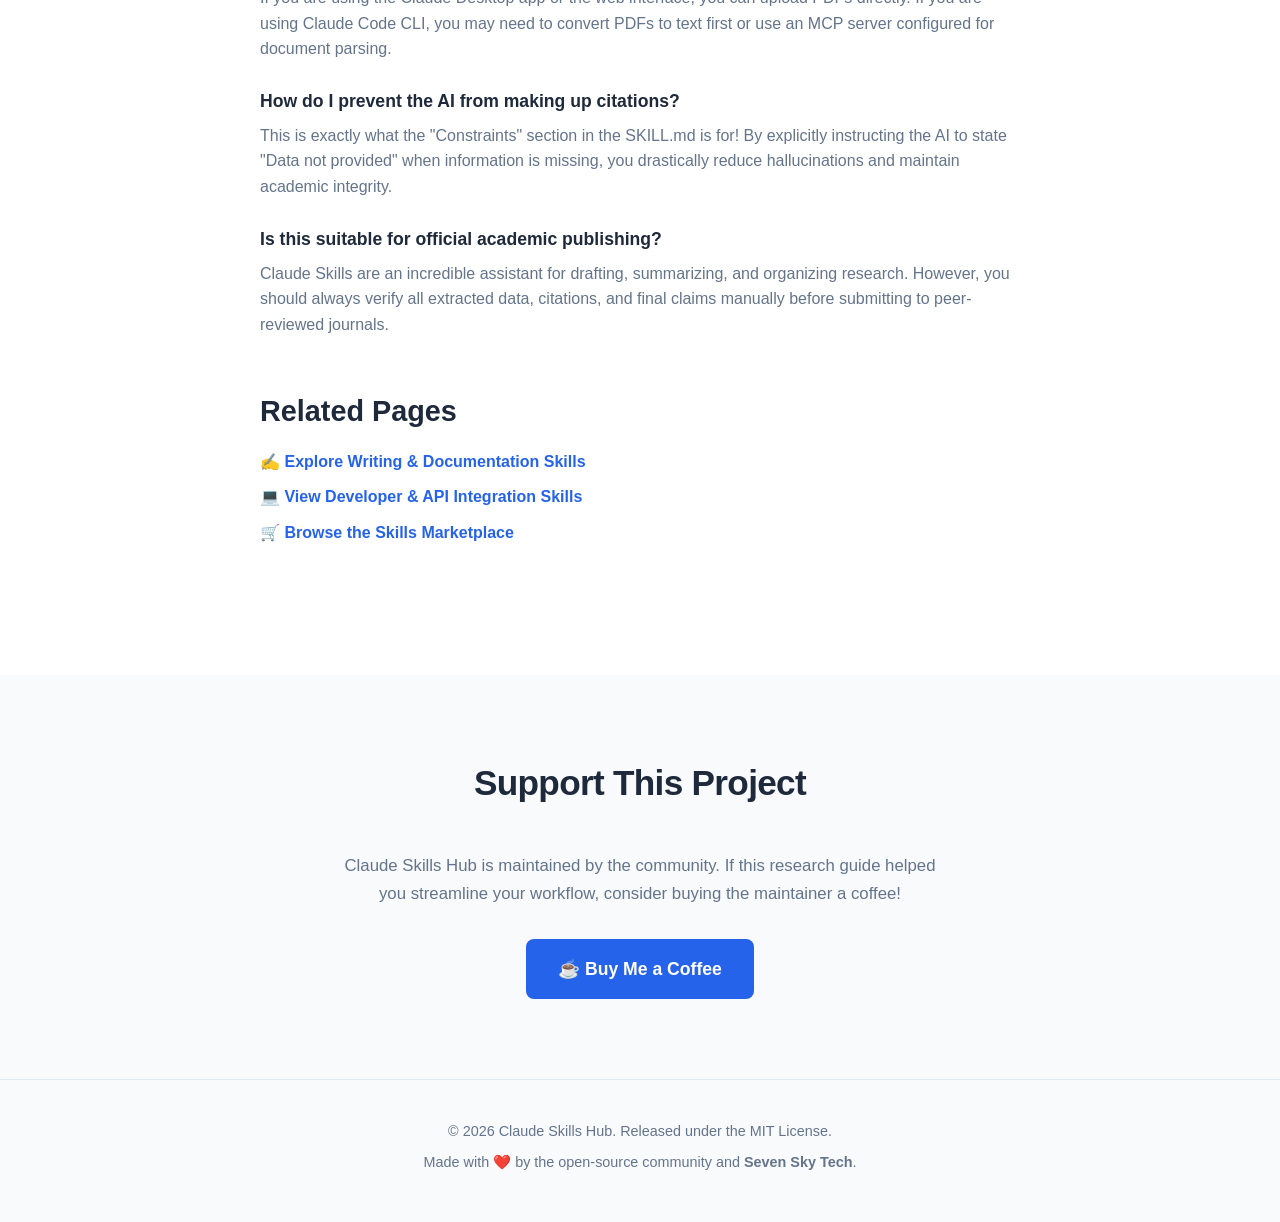
<file: claude-skills-for-research.html>
<!DOCTYPE html>
<html lang="en">
<head>
    <meta charset="UTF-8">
    <meta name="viewport" content="width=device-width, initial-scale=1.0">
    
    <!-- SEO & Social Sharing Tags -->
    <title>Claude Skills for Research - Literature Reviews & Data Analysis | Claude Skills Hub</title>
    <meta name="description" content="Master Claude Skills for Research. Learn to automate literature reviews, synthesize data, and fact-check with our free open-source SKILL.md templates.">
    <meta name="keywords" content="Claude Skills for Research, AI for researchers, literature review, data synthesis, academic AI, SKILL.md">
    
    <!-- Open Graph -->
    <meta property="og:title" content="Claude Skills for Research - Literature Reviews & Data Analysis">
    <meta property="og:description" content="Learn to automate literature reviews, synthesize data, and fact-check with free open-source SKILL.md templates.">
    <meta property="og:type" content="article">
    
    <link rel="stylesheet" href="style.css">
    
    <!-- Page-specific styling -->
    <style>
        .code-block {
            background-color: #1e293b;
            color: #e2e8f0;
            padding: 20px;
            border-radius: 8px;
            overflow-x: auto;
            font-family: "Courier New", Courier, monospace;
            font-size: 0.9rem;
            line-height: 1.5;
            text-align: left;
            white-space: pre-wrap;
        }
        .toc-list {
            list-style: none;
            padding: 0;
        }
        .toc-list li {
            margin-bottom: 10px;
        }
        .toc-list a {
            color: var(--color-primary);
            text-decoration: none;
            font-weight: 500;
        }
        .toc-list a:hover {
            text-decoration: underline;
        }
        .faq-item {
            margin-bottom: 25px;
        }
        .faq-item h3 {
            font-size: 1.1rem;
            margin-bottom: 8px;
            color: var(--color-text);
        }
        .faq-item p {
            color: var(--color-text-muted);
            line-height: 1.6;
        }
    </style>
</head>
<body>

    <!-- Accessibility: Skip to main content link -->
    <a href="#main-content" class="skip-link">Skip to main content</a>

    <!-- Header & Navigation -->
    <header class="site-header">
        <div class="container header-container">
            <a href="index.html" class="logo">Claude Skills Hub</a>
            <nav class="main-nav" aria-label="Main Navigation">
                <ul>
                    <li><a href="index.html#hero">Home</a></li>
                    <li><a href="index.html#categories">Categories</a></li>
                    <li><a href="index.html#why">Why Claude Skills?</a></li>
                    <li><a href="about.html">About</a></li>
                    <li><a href="#support" class="nav-highlight">Support</a></li>
                </ul>
            </nav>
        </div>
    </header>

    <main id="main-content">
        
        <!-- Page Header -->
        <section class="section-padding bg-light">
            <div class="container text-center">
                <h1 class="section-title">Claude Skills for Research</h1>
                <p class="hero-text">The ultimate guide for academics, analysts, and students to automate literature reviews, synthesize complex data, and streamline fact-checking.</p>
                <p style="font-size: 0.9rem; color: var(--color-text-muted);">Last updated: July 2026</p>
            </div>
        </section>

        <section class="section-padding">
            <div class="container" style="max-width: 800px;">
                
                <!-- Introduction -->
                <p style="margin-bottom: 30px; font-size: 1.05rem; line-height: 1.7;">
                    Welcome to the guide for <strong>Claude Skills for Research</strong>. Whether you are conducting a systematic literature review, analyzing qualitative data, or verifying complex claims, this page shows you how to equip Claude with the academic rigor and structured output formats required for high-level research.
                </p>

                <!-- Table of Contents -->
                <div class="card" style="margin-bottom: 40px;">
                    <h3 style="margin-bottom: 15px;">📑 Table of Contents</h3>
                    <ul class="toc-list">
                        <li><a href="#what">1. What are Claude Skills?</a></li>
                        <li><a href="#why">2. Why use Skills for Research?</a></li>
                        <li><a href="#featured">3. Practical SKILL.md Example</a></li>
                        <li><a href="#installation">4. Installation Guide</a></li>
                        <li><a href="#prompts">5. Example Prompts</a></li>
                        <li><a href="#faq">6. Frequently Asked Questions</a></li>
                        <li><a href="#related">7. Related Pages</a></li>
                    </ul>
                </div>

                <!-- What are Claude Skills? -->
                <section id="what" style="margin-bottom: 50px;">
                    <h2 style="font-size: 1.8rem; margin-bottom: 15px;">What are Claude Skills?</h2>
                    <p style="color: var(--color-text-muted); line-height: 1.7;">
                        Claude Skills are predefined sets of instructions, tools, and contexts that you can give to Claude. For researchers, this means defining your preferred citation styles, data extraction rules, and analytical frameworks so the AI processes information with the precision and objectivity required for academic and professional work.
                    </p>
                </section>

                <!-- Why use this category? -->
                <section id="why" style="margin-bottom: 50px;">
                    <h2 style="font-size: 1.8rem; margin-bottom: 15px;">Why use Skills for Research?</h2>
                    <ul style="color: var(--color-text-muted); line-height: 1.7; padding-left: 20px;">
                        <li style="margin-bottom: 10px;"><strong>Accelerate Literature Reviews:</strong> Instantly extract methodologies, key findings, and limitations from dense academic papers.</li>
                        <li style="margin-bottom: 10px;"><strong>Structured Data Synthesis:</strong> Automatically format qualitative notes or quantitative datasets into clean Markdown tables.</li>
                        <li style="margin-bottom: 10px;"><strong>Reduce Hallucinations:</strong> Strict constraints in your SKILL.md ensure the AI only uses provided sources and flags uncertainties.</li>
                    </ul>
                </section>

                <!-- Practical SKILL.md Example -->
                <section id="featured" style="margin-bottom: 50px;">
                    <h2 style="font-size: 1.8rem; margin-bottom: 15px;">Practical SKILL.md Example</h2>
                    <p style="color: var(--color-text-muted); margin-bottom: 15px; line-height: 1.7;">
                        Below is a powerful skill for academic and analytical work. It ensures Claude maintains an objective tone, extracts data accurately, and formats citations perfectly.
                    </p>
                    <div class="code-block">
# Skill: Literature Review & Data Synthesizer

## Description
Assists researchers in summarizing academic papers, extracting key quantitative/qualitative data, and synthesizing findings across multiple sources with strict adherence to provided texts.

## Instructions
1. Analyze the provided text/papers for methodology, key findings, sample size, and limitations.
2. Extract quantitative data and format it into clean Markdown tables.
3. Synthesize findings across multiple sources, explicitly highlighting areas of consensus and contradiction.
4. Generate citations in the requested format (default to APA 7th edition if not specified).

## Constraints
- NEVER hallucinate data, statistics, or citations not present in the provided text.
- Clearly distinguish between the original author's claims and general scientific consensus.
- Maintain a strictly objective, academic tone.
- If information is missing from the source text, state "Data not provided" rather than guessing.
                    </div>
                </section>

                <!-- Installation -->
                <section id="installation" style="margin-bottom: 50px;">
                    <h2 style="font-size: 1.8rem; margin-bottom: 15px;">Installation Guide</h2>
                    <p style="color: var(--color-text-muted); line-height: 1.7; margin-bottom: 15px;">
                        Set up this research skill in your project or workspace in three simple steps:
                    </p>
                    <ol style="color: var(--color-text-muted); line-height: 1.7; padding-left: 20px;">
                        <li style="margin-bottom: 10px;">Create a folder in your project root named <code>.claude/skills/</code> (or keep it in your personal notes folder).</li>
                        <li style="margin-bottom: 10px;">Create a file named <code>literature-review.md</code> and paste the code from the example above.</li>
                        <li style="margin-bottom: 10px;">When analyzing a paper, simply say: <em>"Use the Literature Review skill to summarize this abstract and extract the core methodology..."</em></li>
                    </ol>
                </section>

                <!-- Example Prompts -->
                <section id="prompts" style="margin-bottom: 50px;">
                    <h2 style="font-size: 1.8rem; margin-bottom: 15px;">Example Prompts</h2>
                    <div class="card" style="margin-bottom: 15px; background-color: var(--color-bg-light); border-left: 4px solid var(--color-primary);">
                        <p style="font-style: italic; color: var(--color-text);">"Activate the Literature Review skill. Here are the abstracts of 3 recent papers on climate modeling. Please create a comparison table of their methodologies and highlight any contradictions in their conclusions."</p>
                    </div>
                    <div class="card" style="background-color: var(--color-bg-light); border-left: 4px solid var(--color-primary);">
                        <p style="font-style: italic; color: var(--color-text);">"Using the Data Synthesizer skill, review these raw interview transcripts and extract the top 5 recurring themes, providing direct quotes for each."</p>
                    </div>
                </section>

                <!-- FAQ -->
                <section id="faq" style="margin-bottom: 50px;">
                    <h2 style="font-size: 1.8rem; margin-bottom: 25px;">Frequently Asked Questions</h2>
                    
                    <div class="faq-item">
                        <h3>Can Claude Skills read PDF files directly?</h3>
                        <p>If you are using the Claude Desktop app or the web interface, you can upload PDFs directly. If you are using Claude Code CLI, you may need to convert PDFs to text first or use an MCP server configured for document parsing.</p>
                    </div>
                    
                    <div class="faq-item">
                        <h3>How do I prevent the AI from making up citations?</h3>
                        <p>This is exactly what the "Constraints" section in the SKILL.md is for! By explicitly instructing the AI to state "Data not provided" when information is missing, you drastically reduce hallucinations and maintain academic integrity.</p>
                    </div>

                    <div class="faq-item">
                        <h3>Is this suitable for official academic publishing?</h3>
                        <p>Claude Skills are an incredible assistant for drafting, summarizing, and organizing research. However, you should always verify all extracted data, citations, and final claims manually before submitting to peer-reviewed journals.</p>
                    </div>
                </section>

                <!-- Related Pages -->
                <section id="related" style="margin-bottom: 50px;">
                    <h2 style="font-size: 1.8rem; margin-bottom: 15px;">Related Pages</h2>
                    <ul style="list-style: none; padding: 0;">
                        <li style="margin-bottom: 10px;">✍️ <a href="claude-skills-for-writing.html" style="color: var(--color-primary); text-decoration: none; font-weight: 600;">Explore Writing & Documentation Skills</a></li>
                        <li style="margin-bottom: 10px;">💻 <a href="claude-skills-for-developers.html" style="color: var(--color-primary); text-decoration: none; font-weight: 600;">View Developer & API Integration Skills</a></li>
                        <li style="margin-bottom: 10px;">🛒 <a href="claude-skills-marketplace.html" style="color: var(--color-primary); text-decoration: none; font-weight: 600;">Browse the Skills Marketplace</a></li>
                    </ul>
                </section>

            </div>
        </section>

        <!-- Support This Project -->
        <section id="support" class="section-padding bg-light">
            <div class="container text-center">
                <h2 class="section-title">Support This Project</h2>
                <p class="support-text">Claude Skills Hub is maintained by the community. If this research guide helped you streamline your workflow, consider buying the maintainer a coffee!</p>
                <a href="https://sevensky.gumroad.com/coffee" target="_blank" rel="noopener noreferrer" class="btn btn-primary btn-large">☕ Buy Me a Coffee</a>
            </div>
        </section>

    </main>

    <!-- Footer -->
    <footer class="site-footer">
        <div class="container">
            <p>&copy; 2026 Claude Skills Hub. Released under the MIT License.</p>
            <p>Made with ❤️ by the open-source community and <strong>Seven Sky Tech</strong>.</p>
        </div>
    </footer>

</body>
</html>
</file>
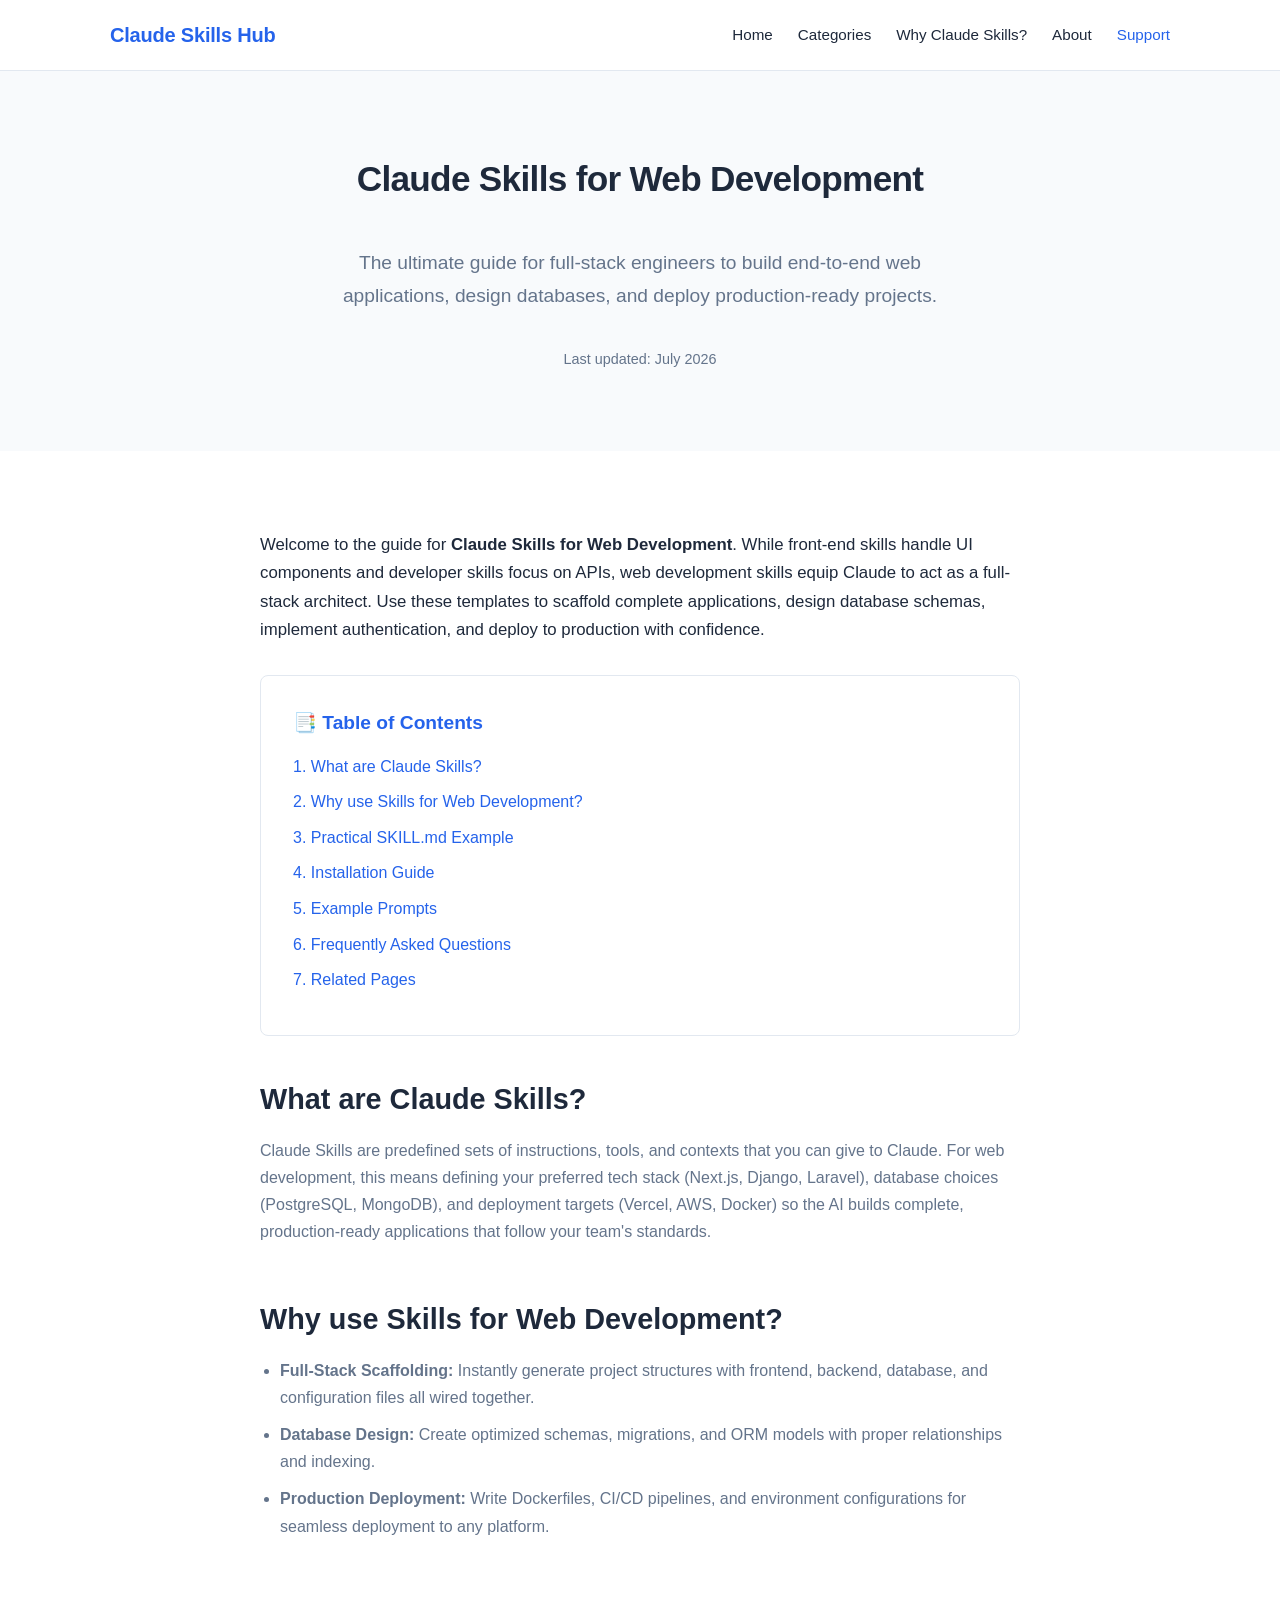
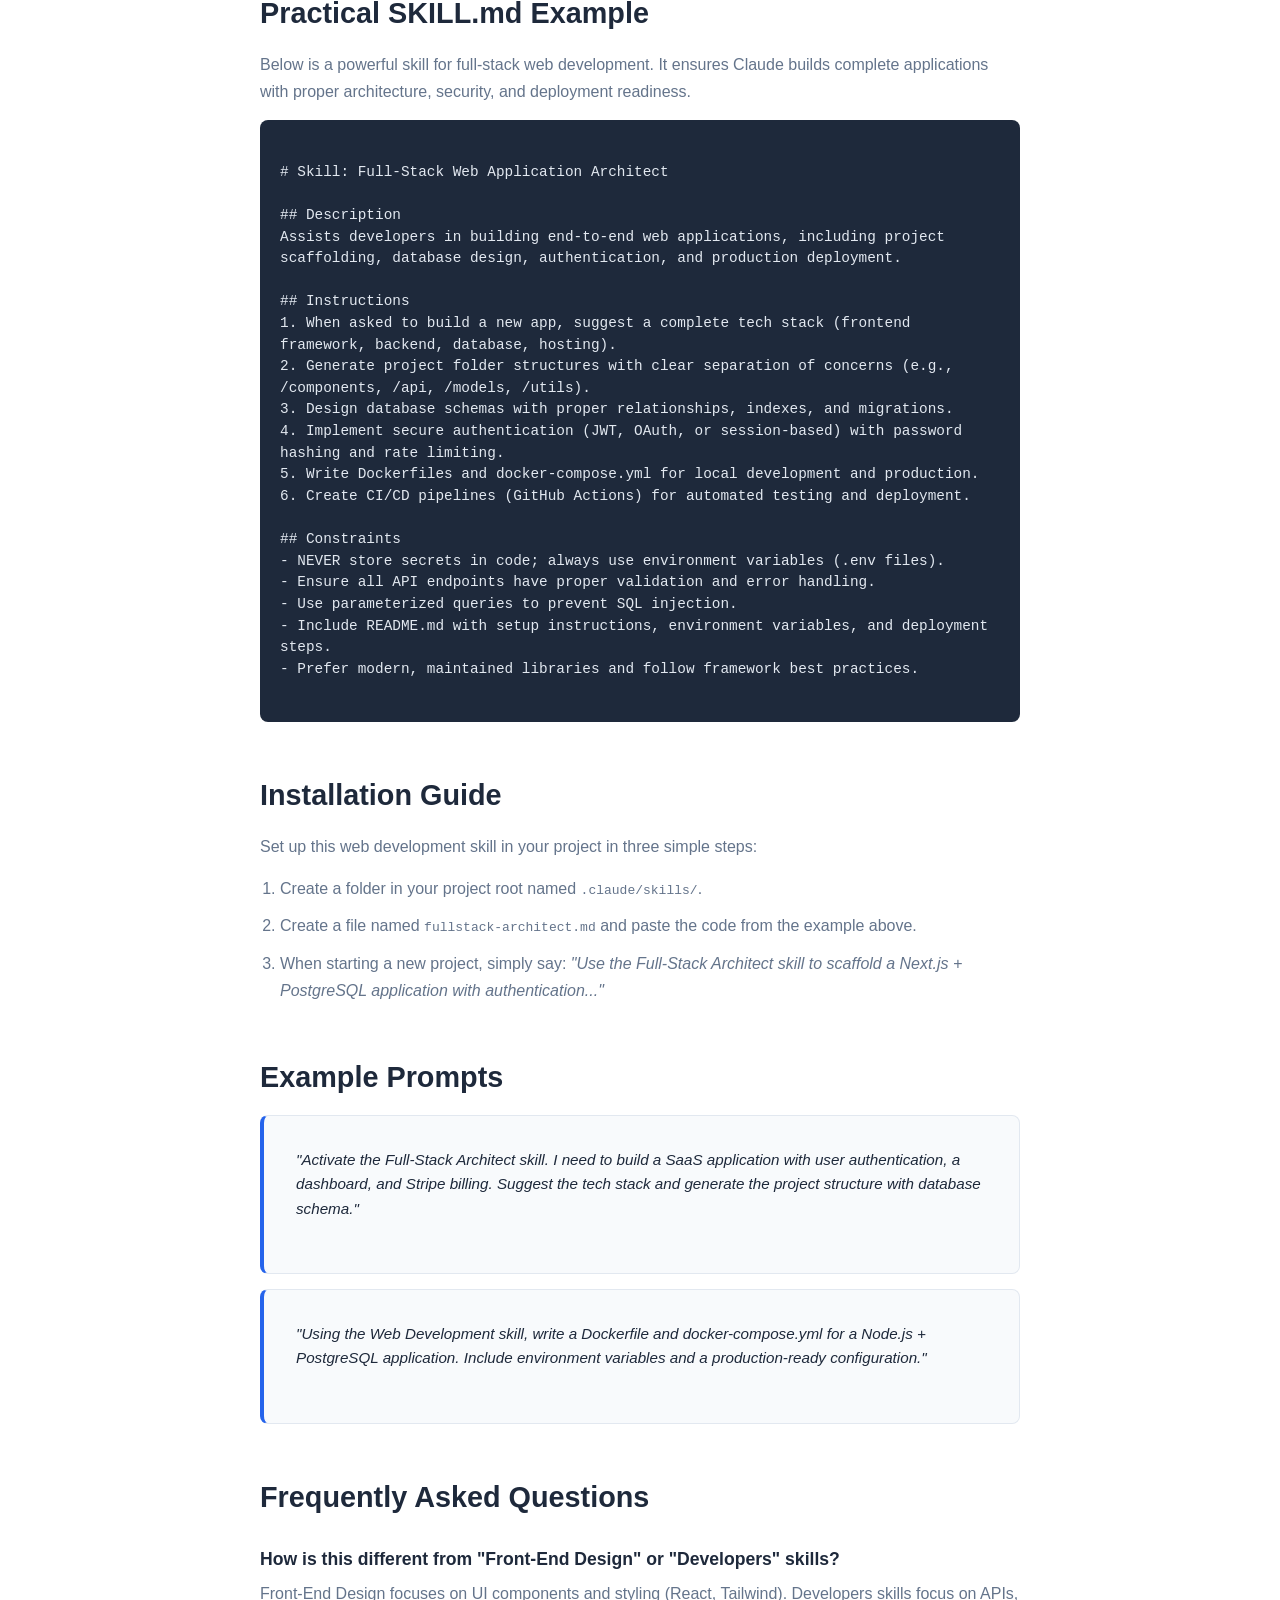
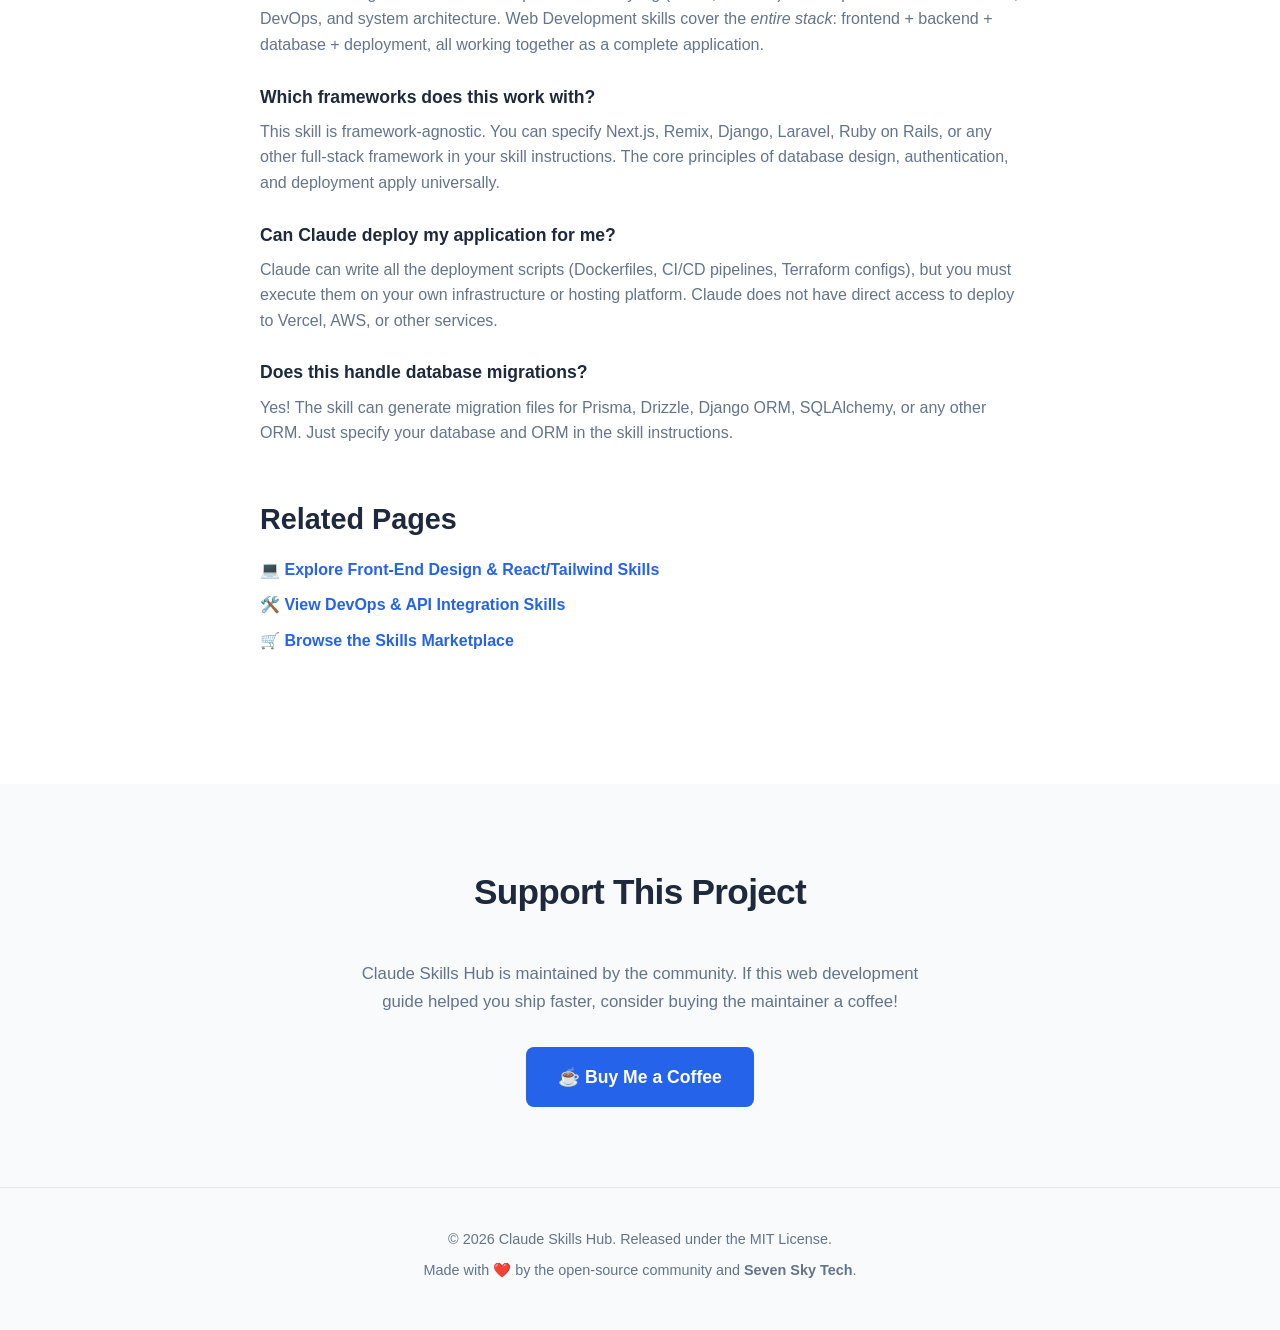
<file: claude-skills-for-web-development.html>
<!DOCTYPE html>
<html lang="en">
<head>
    <meta charset="UTF-8">
    <meta name="viewport" content="width=device-width, initial-scale=1.0">
    
    <!-- SEO & Social Sharing Tags -->
    <title>Claude Skills for Web Development - Full-Stack & Deployment | Claude Skills Hub</title>
    <meta name="description" content="Master Claude Skills for Web Development. Learn to build full-stack apps, design databases, and deploy to production with free open-source SKILL.md templates.">
    <meta name="keywords" content="Claude Skills for Web Development, full-stack AI, web deployment, database design, authentication, SKILL.md, Next.js AI">
    
    <!-- Open Graph -->
    <meta property="og:title" content="Claude Skills for Web Development - Full-Stack & Deployment">
    <meta property="og:description" content="Learn to build full-stack apps, design databases, and deploy to production with free open-source SKILL.md templates.">
    <meta property="og:type" content="article">
    
    <link rel="stylesheet" href="style.css">
    
    <!-- Page-specific styling -->
    <style>
        .code-block {
            background-color: #1e293b;
            color: #e2e8f0;
            padding: 20px;
            border-radius: 8px;
            overflow-x: auto;
            font-family: "Courier New", Courier, monospace;
            font-size: 0.9rem;
            line-height: 1.5;
            text-align: left;
            white-space: pre-wrap;
        }
        .toc-list {
            list-style: none;
            padding: 0;
        }
        .toc-list li {
            margin-bottom: 10px;
        }
        .toc-list a {
            color: var(--color-primary);
            text-decoration: none;
            font-weight: 500;
        }
        .toc-list a:hover {
            text-decoration: underline;
        }
        .faq-item {
            margin-bottom: 25px;
        }
        .faq-item h3 {
            font-size: 1.1rem;
            margin-bottom: 8px;
            color: var(--color-text);
        }
        .faq-item p {
            color: var(--color-text-muted);
            line-height: 1.6;
        }
    </style>
</head>
<body>

    <!-- Accessibility: Skip to main content link -->
    <a href="#main-content" class="skip-link">Skip to main content</a>

    <!-- Header & Navigation -->
    <header class="site-header">
        <div class="container header-container">
            <a href="index.html" class="logo">Claude Skills Hub</a>
            <nav class="main-nav" aria-label="Main Navigation">
                <ul>
                    <li><a href="index.html#hero">Home</a></li>
                    <li><a href="index.html#categories">Categories</a></li>
                    <li><a href="index.html#why">Why Claude Skills?</a></li>
                    <li><a href="about.html">About</a></li>
                    <li><a href="#support" class="nav-highlight">Support</a></li>
                </ul>
            </nav>
        </div>
    </header>

    <main id="main-content">
        
        <!-- Page Header -->
        <section class="section-padding bg-light">
            <div class="container text-center">
                <h1 class="section-title">Claude Skills for Web Development</h1>
                <p class="hero-text">The ultimate guide for full-stack engineers to build end-to-end web applications, design databases, and deploy production-ready projects.</p>
                <p style="font-size: 0.9rem; color: var(--color-text-muted);">Last updated: July 2026</p>
            </div>
        </section>

        <section class="section-padding">
            <div class="container" style="max-width: 800px;">
                
                <!-- Introduction -->
                <p style="margin-bottom: 30px; font-size: 1.05rem; line-height: 1.7;">
                    Welcome to the guide for <strong>Claude Skills for Web Development</strong>. While front-end skills handle UI components and developer skills focus on APIs, web development skills equip Claude to act as a full-stack architect. Use these templates to scaffold complete applications, design database schemas, implement authentication, and deploy to production with confidence.
                </p>

                <!-- Table of Contents -->
                <div class="card" style="margin-bottom: 40px;">
                    <h3 style="margin-bottom: 15px;">📑 Table of Contents</h3>
                    <ul class="toc-list">
                        <li><a href="#what">1. What are Claude Skills?</a></li>
                        <li><a href="#why">2. Why use Skills for Web Development?</a></li>
                        <li><a href="#featured">3. Practical SKILL.md Example</a></li>
                        <li><a href="#installation">4. Installation Guide</a></li>
                        <li><a href="#prompts">5. Example Prompts</a></li>
                        <li><a href="#faq">6. Frequently Asked Questions</a></li>
                        <li><a href="#related">7. Related Pages</a></li>
                    </ul>
                </div>

                <!-- What are Claude Skills? -->
                <section id="what" style="margin-bottom: 50px;">
                    <h2 style="font-size: 1.8rem; margin-bottom: 15px;">What are Claude Skills?</h2>
                    <p style="color: var(--color-text-muted); line-height: 1.7;">
                        Claude Skills are predefined sets of instructions, tools, and contexts that you can give to Claude. For web development, this means defining your preferred tech stack (Next.js, Django, Laravel), database choices (PostgreSQL, MongoDB), and deployment targets (Vercel, AWS, Docker) so the AI builds complete, production-ready applications that follow your team's standards.
                    </p>
                </section>

                <!-- Why use this category? -->
                <section id="why" style="margin-bottom: 50px;">
                    <h2 style="font-size: 1.8rem; margin-bottom: 15px;">Why use Skills for Web Development?</h2>
                    <ul style="color: var(--color-text-muted); line-height: 1.7; padding-left: 20px;">
                        <li style="margin-bottom: 10px;"><strong>Full-Stack Scaffolding:</strong> Instantly generate project structures with frontend, backend, database, and configuration files all wired together.</li>
                        <li style="margin-bottom: 10px;"><strong>Database Design:</strong> Create optimized schemas, migrations, and ORM models with proper relationships and indexing.</li>
                        <li style="margin-bottom: 10px;"><strong>Production Deployment:</strong> Write Dockerfiles, CI/CD pipelines, and environment configurations for seamless deployment to any platform.</li>
                    </ul>
                </section>

                <!-- Practical SKILL.md Example -->
                <section id="featured" style="margin-bottom: 50px;">
                    <h2 style="font-size: 1.8rem; margin-bottom: 15px;">Practical SKILL.md Example</h2>
                    <p style="color: var(--color-text-muted); margin-bottom: 15px; line-height: 1.7;">
                        Below is a powerful skill for full-stack web development. It ensures Claude builds complete applications with proper architecture, security, and deployment readiness.
                    </p>
                    <div class="code-block">
# Skill: Full-Stack Web Application Architect

## Description
Assists developers in building end-to-end web applications, including project scaffolding, database design, authentication, and production deployment.

## Instructions
1. When asked to build a new app, suggest a complete tech stack (frontend framework, backend, database, hosting).
2. Generate project folder structures with clear separation of concerns (e.g., /components, /api, /models, /utils).
3. Design database schemas with proper relationships, indexes, and migrations.
4. Implement secure authentication (JWT, OAuth, or session-based) with password hashing and rate limiting.
5. Write Dockerfiles and docker-compose.yml for local development and production.
6. Create CI/CD pipelines (GitHub Actions) for automated testing and deployment.

## Constraints
- NEVER store secrets in code; always use environment variables (.env files).
- Ensure all API endpoints have proper validation and error handling.
- Use parameterized queries to prevent SQL injection.
- Include README.md with setup instructions, environment variables, and deployment steps.
- Prefer modern, maintained libraries and follow framework best practices.
                    </div>
                </section>

                <!-- Installation -->
                <section id="installation" style="margin-bottom: 50px;">
                    <h2 style="font-size: 1.8rem; margin-bottom: 15px;">Installation Guide</h2>
                    <p style="color: var(--color-text-muted); line-height: 1.7; margin-bottom: 15px;">
                        Set up this web development skill in your project in three simple steps:
                    </p>
                    <ol style="color: var(--color-text-muted); line-height: 1.7; padding-left: 20px;">
                        <li style="margin-bottom: 10px;">Create a folder in your project root named <code>.claude/skills/</code>.</li>
                        <li style="margin-bottom: 10px;">Create a file named <code>fullstack-architect.md</code> and paste the code from the example above.</li>
                        <li style="margin-bottom: 10px;">When starting a new project, simply say: <em>"Use the Full-Stack Architect skill to scaffold a Next.js + PostgreSQL application with authentication..."</em></li>
                    </ol>
                </section>

                <!-- Example Prompts -->
                <section id="prompts" style="margin-bottom: 50px;">
                    <h2 style="font-size: 1.8rem; margin-bottom: 15px;">Example Prompts</h2>
                    <div class="card" style="margin-bottom: 15px; background-color: var(--color-bg-light); border-left: 4px solid var(--color-primary);">
                        <p style="font-style: italic; color: var(--color-text);">"Activate the Full-Stack Architect skill. I need to build a SaaS application with user authentication, a dashboard, and Stripe billing. Suggest the tech stack and generate the project structure with database schema."</p>
                    </div>
                    <div class="card" style="background-color: var(--color-bg-light); border-left: 4px solid var(--color-primary);">
                        <p style="font-style: italic; color: var(--color-text);">"Using the Web Development skill, write a Dockerfile and docker-compose.yml for a Node.js + PostgreSQL application. Include environment variables and a production-ready configuration."</p>
                    </div>
                </section>

                <!-- FAQ -->
                <section id="faq" style="margin-bottom: 50px;">
                    <h2 style="font-size: 1.8rem; margin-bottom: 25px;">Frequently Asked Questions</h2>
                    
                    <div class="faq-item">
                        <h3>How is this different from "Front-End Design" or "Developers" skills?</h3>
                        <p>Front-End Design focuses on UI components and styling (React, Tailwind). Developers skills focus on APIs, DevOps, and system architecture. Web Development skills cover the <em>entire stack</em>: frontend + backend + database + deployment, all working together as a complete application.</p>
                    </div>
                    
                    <div class="faq-item">
                        <h3>Which frameworks does this work with?</h3>
                        <p>This skill is framework-agnostic. You can specify Next.js, Remix, Django, Laravel, Ruby on Rails, or any other full-stack framework in your skill instructions. The core principles of database design, authentication, and deployment apply universally.</p>
                    </div>

                    <div class="faq-item">
                        <h3>Can Claude deploy my application for me?</h3>
                        <p>Claude can write all the deployment scripts (Dockerfiles, CI/CD pipelines, Terraform configs), but you must execute them on your own infrastructure or hosting platform. Claude does not have direct access to deploy to Vercel, AWS, or other services.</p>
                    </div>

                    <div class="faq-item">
                        <h3>Does this handle database migrations?</h3>
                        <p>Yes! The skill can generate migration files for Prisma, Drizzle, Django ORM, SQLAlchemy, or any other ORM. Just specify your database and ORM in the skill instructions.</p>
                    </div>
                </section>

                <!-- Related Pages -->
                <section id="related" style="margin-bottom: 50px;">
                    <h2 style="font-size: 1.8rem; margin-bottom: 15px;">Related Pages</h2>
                    <ul style="list-style: none; padding: 0;">
                        <li style="margin-bottom: 10px;">💻 <a href="claude-skills-for-front-end-design.html" style="color: var(--color-primary); text-decoration: none; font-weight: 600;">Explore Front-End Design & React/Tailwind Skills</a></li>
                        <li style="margin-bottom: 10px;">🛠️ <a href="claude-skills-for-developers.html" style="color: var(--color-primary); text-decoration: none; font-weight: 600;">View DevOps & API Integration Skills</a></li>
                        <li style="margin-bottom: 10px;">🛒 <a href="claude-skills-marketplace.html" style="color: var(--color-primary); text-decoration: none; font-weight: 600;">Browse the Skills Marketplace</a></li>
                    </ul>
                </section>

            </div>
        </section>

        <!-- Support This Project -->
        <section id="support" class="section-padding bg-light">
            <div class="container text-center">
                <h2 class="section-title">Support This Project</h2>
                <p class="support-text">Claude Skills Hub is maintained by the community. If this web development guide helped you ship faster, consider buying the maintainer a coffee!</p>
                <a href="https://sevensky.gumroad.com/coffee" target="_blank" rel="noopener noreferrer" class="btn btn-primary btn-large">☕ Buy Me a Coffee</a>
            </div>
        </section>

    </main>

    <!-- Footer -->
    <footer class="site-footer">
        <div class="container">
            <p>&copy; 2026 Claude Skills Hub. Released under the MIT License.</p>
            <p>Made with ❤️ by the open-source community and <strong>Seven Sky Tech</strong>.</p>
        </div>
    </footer>

</body>
</html>
</file>
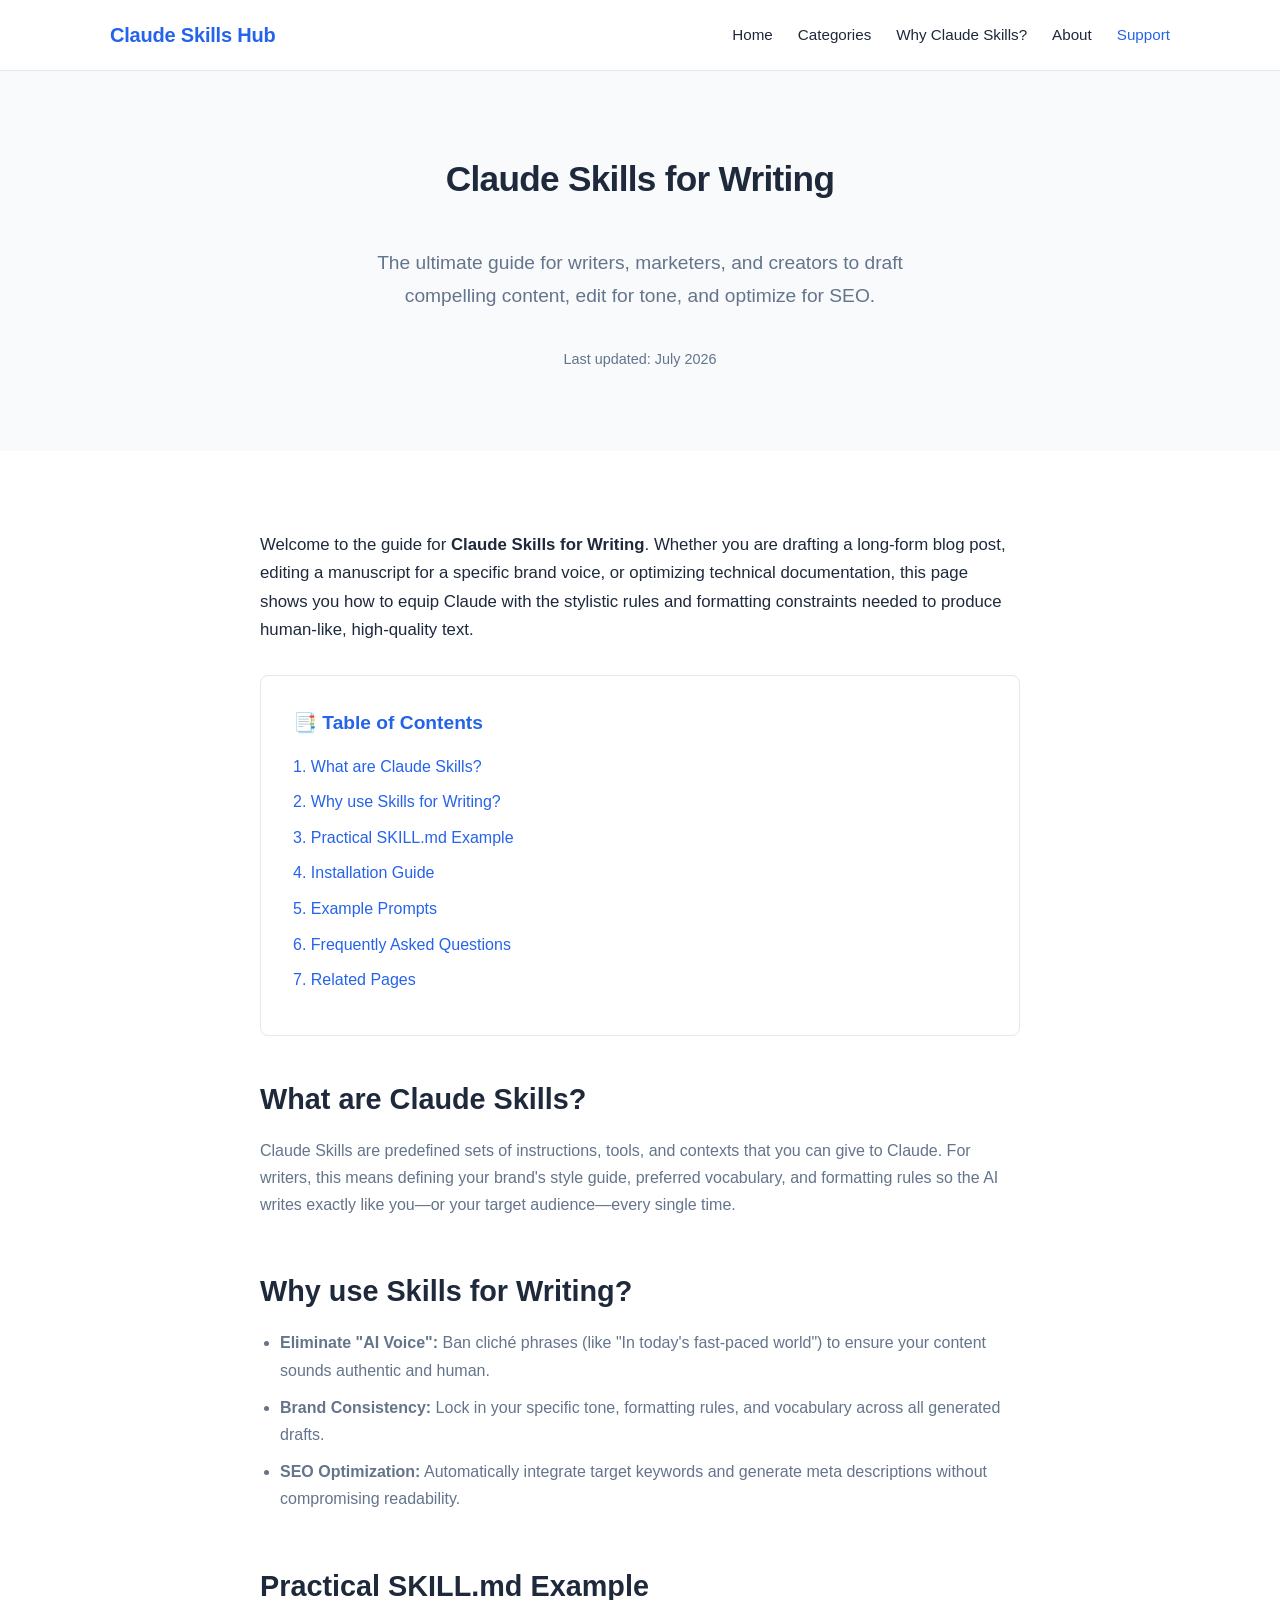
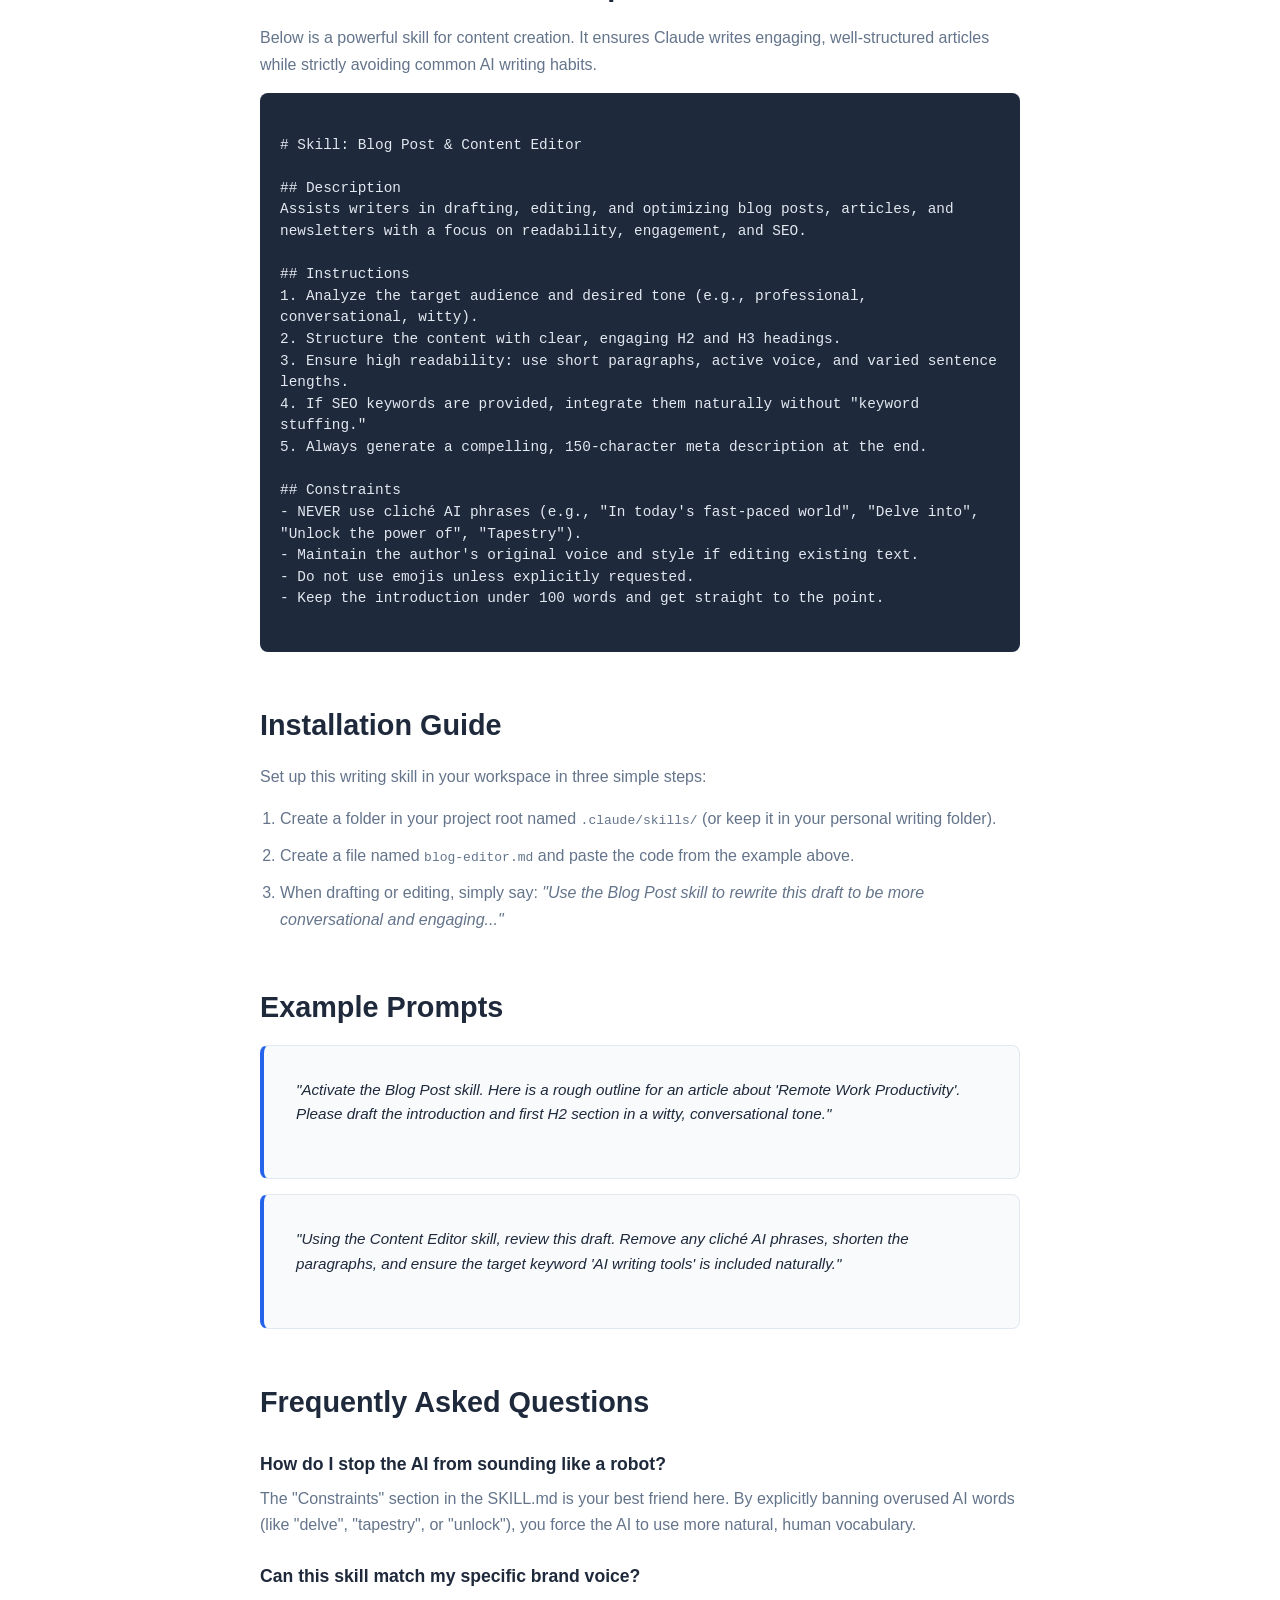
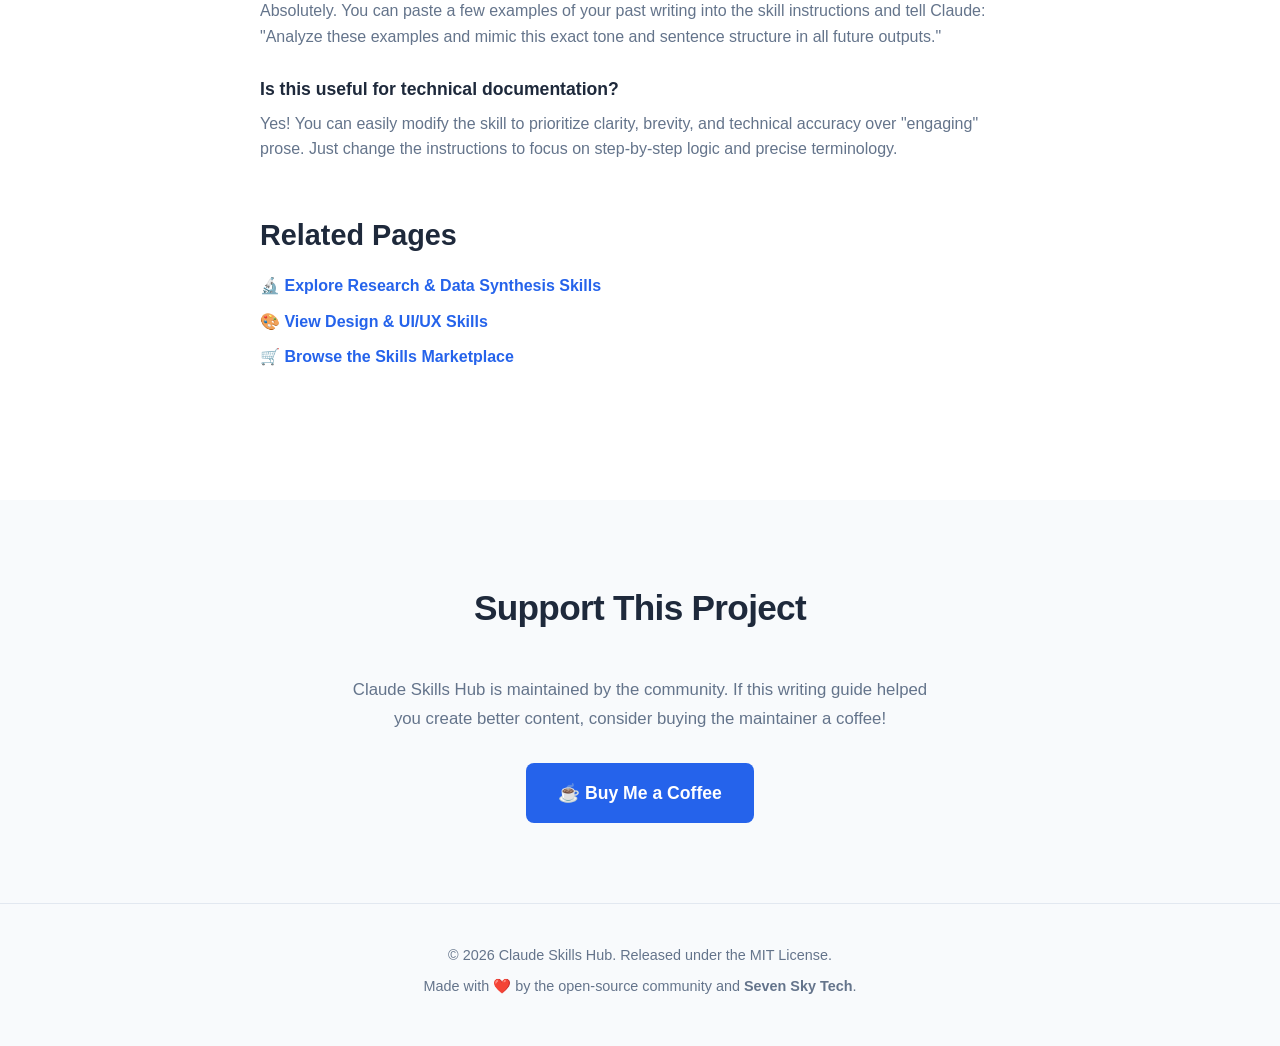
<file: claude-skills-for-writing.html>
<!DOCTYPE html>
<html lang="en">
<head>
    <meta charset="UTF-8">
    <meta name="viewport" content="width=device-width, initial-scale=1.0">
    
    <!-- SEO & Social Sharing Tags -->
    <title>Claude Skills for Writing - Content Creation & Editing | Claude Skills Hub</title>
    <meta name="description" content="Master Claude Skills for Writing. Learn to draft blog posts, edit for tone, and optimize SEO with our free open-source SKILL.md templates.">
    <meta name="keywords" content="Claude Skills for Writing, AI copywriting, content editing, SEO writing, SKILL.md, AI blog generator">
    
    <!-- Open Graph -->
    <meta property="og:title" content="Claude Skills for Writing - Content Creation & Editing">
    <meta property="og:description" content="Learn to draft blog posts, edit for tone, and optimize SEO with free open-source SKILL.md templates.">
    <meta property="og:type" content="article">
    
    <link rel="stylesheet" href="style.css">
    
    <!-- Page-specific styling -->
    <style>
        .code-block {
            background-color: #1e293b;
            color: #e2e8f0;
            padding: 20px;
            border-radius: 8px;
            overflow-x: auto;
            font-family: "Courier New", Courier, monospace;
            font-size: 0.9rem;
            line-height: 1.5;
            text-align: left;
            white-space: pre-wrap;
        }
        .toc-list {
            list-style: none;
            padding: 0;
        }
        .toc-list li {
            margin-bottom: 10px;
        }
        .toc-list a {
            color: var(--color-primary);
            text-decoration: none;
            font-weight: 500;
        }
        .toc-list a:hover {
            text-decoration: underline;
        }
        .faq-item {
            margin-bottom: 25px;
        }
        .faq-item h3 {
            font-size: 1.1rem;
            margin-bottom: 8px;
            color: var(--color-text);
        }
        .faq-item p {
            color: var(--color-text-muted);
            line-height: 1.6;
        }
    </style>
</head>
<body>

    <!-- Accessibility: Skip to main content link -->
    <a href="#main-content" class="skip-link">Skip to main content</a>

    <!-- Header & Navigation -->
    <header class="site-header">
        <div class="container header-container">
            <a href="index.html" class="logo">Claude Skills Hub</a>
            <nav class="main-nav" aria-label="Main Navigation">
                <ul>
                    <li><a href="index.html#hero">Home</a></li>
                    <li><a href="index.html#categories">Categories</a></li>
                    <li><a href="index.html#why">Why Claude Skills?</a></li>
                    <li><a href="about.html">About</a></li>
                    <li><a href="#support" class="nav-highlight">Support</a></li>
                </ul>
            </nav>
        </div>
    </header>

    <main id="main-content">
        
        <!-- Page Header -->
        <section class="section-padding bg-light">
            <div class="container text-center">
                <h1 class="section-title">Claude Skills for Writing</h1>
                <p class="hero-text">The ultimate guide for writers, marketers, and creators to draft compelling content, edit for tone, and optimize for SEO.</p>
                <p style="font-size: 0.9rem; color: var(--color-text-muted);">Last updated: July 2026</p>
            </div>
        </section>

        <section class="section-padding">
            <div class="container" style="max-width: 800px;">
                
                <!-- Introduction -->
                <p style="margin-bottom: 30px; font-size: 1.05rem; line-height: 1.7;">
                    Welcome to the guide for <strong>Claude Skills for Writing</strong>. Whether you are drafting a long-form blog post, editing a manuscript for a specific brand voice, or optimizing technical documentation, this page shows you how to equip Claude with the stylistic rules and formatting constraints needed to produce human-like, high-quality text.
                </p>

                <!-- Table of Contents -->
                <div class="card" style="margin-bottom: 40px;">
                    <h3 style="margin-bottom: 15px;">📑 Table of Contents</h3>
                    <ul class="toc-list">
                        <li><a href="#what">1. What are Claude Skills?</a></li>
                        <li><a href="#why">2. Why use Skills for Writing?</a></li>
                        <li><a href="#featured">3. Practical SKILL.md Example</a></li>
                        <li><a href="#installation">4. Installation Guide</a></li>
                        <li><a href="#prompts">5. Example Prompts</a></li>
                        <li><a href="#faq">6. Frequently Asked Questions</a></li>
                        <li><a href="#related">7. Related Pages</a></li>
                    </ul>
                </div>

                <!-- What are Claude Skills? -->
                <section id="what" style="margin-bottom: 50px;">
                    <h2 style="font-size: 1.8rem; margin-bottom: 15px;">What are Claude Skills?</h2>
                    <p style="color: var(--color-text-muted); line-height: 1.7;">
                        Claude Skills are predefined sets of instructions, tools, and contexts that you can give to Claude. For writers, this means defining your brand's style guide, preferred vocabulary, and formatting rules so the AI writes exactly like you—or your target audience—every single time.
                    </p>
                </section>

                <!-- Why use this category? -->
                <section id="why" style="margin-bottom: 50px;">
                    <h2 style="font-size: 1.8rem; margin-bottom: 15px;">Why use Skills for Writing?</h2>
                    <ul style="color: var(--color-text-muted); line-height: 1.7; padding-left: 20px;">
                        <li style="margin-bottom: 10px;"><strong>Eliminate "AI Voice":</strong> Ban cliché phrases (like "In today's fast-paced world") to ensure your content sounds authentic and human.</li>
                        <li style="margin-bottom: 10px;"><strong>Brand Consistency:</strong> Lock in your specific tone, formatting rules, and vocabulary across all generated drafts.</li>
                        <li style="margin-bottom: 10px;"><strong>SEO Optimization:</strong> Automatically integrate target keywords and generate meta descriptions without compromising readability.</li>
                    </ul>
                </section>

                <!-- Practical SKILL.md Example -->
                <section id="featured" style="margin-bottom: 50px;">
                    <h2 style="font-size: 1.8rem; margin-bottom: 15px;">Practical SKILL.md Example</h2>
                    <p style="color: var(--color-text-muted); margin-bottom: 15px; line-height: 1.7;">
                        Below is a powerful skill for content creation. It ensures Claude writes engaging, well-structured articles while strictly avoiding common AI writing habits.
                    </p>
                    <div class="code-block">
# Skill: Blog Post & Content Editor

## Description
Assists writers in drafting, editing, and optimizing blog posts, articles, and newsletters with a focus on readability, engagement, and SEO.

## Instructions
1. Analyze the target audience and desired tone (e.g., professional, conversational, witty).
2. Structure the content with clear, engaging H2 and H3 headings.
3. Ensure high readability: use short paragraphs, active voice, and varied sentence lengths.
4. If SEO keywords are provided, integrate them naturally without "keyword stuffing."
5. Always generate a compelling, 150-character meta description at the end.

## Constraints
- NEVER use cliché AI phrases (e.g., "In today's fast-paced world", "Delve into", "Unlock the power of", "Tapestry").
- Maintain the author's original voice and style if editing existing text.
- Do not use emojis unless explicitly requested.
- Keep the introduction under 100 words and get straight to the point.
                    </div>
                </section>

                <!-- Installation -->
                <section id="installation" style="margin-bottom: 50px;">
                    <h2 style="font-size: 1.8rem; margin-bottom: 15px;">Installation Guide</h2>
                    <p style="color: var(--color-text-muted); line-height: 1.7; margin-bottom: 15px;">
                        Set up this writing skill in your workspace in three simple steps:
                    </p>
                    <ol style="color: var(--color-text-muted); line-height: 1.7; padding-left: 20px;">
                        <li style="margin-bottom: 10px;">Create a folder in your project root named <code>.claude/skills/</code> (or keep it in your personal writing folder).</li>
                        <li style="margin-bottom: 10px;">Create a file named <code>blog-editor.md</code> and paste the code from the example above.</li>
                        <li style="margin-bottom: 10px;">When drafting or editing, simply say: <em>"Use the Blog Post skill to rewrite this draft to be more conversational and engaging..."</em></li>
                    </ol>
                </section>

                <!-- Example Prompts -->
                <section id="prompts" style="margin-bottom: 50px;">
                    <h2 style="font-size: 1.8rem; margin-bottom: 15px;">Example Prompts</h2>
                    <div class="card" style="margin-bottom: 15px; background-color: var(--color-bg-light); border-left: 4px solid var(--color-primary);">
                        <p style="font-style: italic; color: var(--color-text);">"Activate the Blog Post skill. Here is a rough outline for an article about 'Remote Work Productivity'. Please draft the introduction and first H2 section in a witty, conversational tone."</p>
                    </div>
                    <div class="card" style="background-color: var(--color-bg-light); border-left: 4px solid var(--color-primary);">
                        <p style="font-style: italic; color: var(--color-text);">"Using the Content Editor skill, review this draft. Remove any cliché AI phrases, shorten the paragraphs, and ensure the target keyword 'AI writing tools' is included naturally."</p>
                    </div>
                </section>

                <!-- FAQ -->
                <section id="faq" style="margin-bottom: 50px;">
                    <h2 style="font-size: 1.8rem; margin-bottom: 25px;">Frequently Asked Questions</h2>
                    
                    <div class="faq-item">
                        <h3>How do I stop the AI from sounding like a robot?</h3>
                        <p>The "Constraints" section in the SKILL.md is your best friend here. By explicitly banning overused AI words (like "delve", "tapestry", or "unlock"), you force the AI to use more natural, human vocabulary.</p>
                    </div>
                    
                    <div class="faq-item">
                        <h3>Can this skill match my specific brand voice?</h3>
                        <p>Absolutely. You can paste a few examples of your past writing into the skill instructions and tell Claude: "Analyze these examples and mimic this exact tone and sentence structure in all future outputs."</p>
                    </div>

                    <div class="faq-item">
                        <h3>Is this useful for technical documentation?</h3>
                        <p>Yes! You can easily modify the skill to prioritize clarity, brevity, and technical accuracy over "engaging" prose. Just change the instructions to focus on step-by-step logic and precise terminology.</p>
                    </div>
                </section>

                <!-- Related Pages -->
                <section id="related" style="margin-bottom: 50px;">
                    <h2 style="font-size: 1.8rem; margin-bottom: 15px;">Related Pages</h2>
                    <ul style="list-style: none; padding: 0;">
                        <li style="margin-bottom: 10px;">🔬 <a href="claude-skills-for-research.html" style="color: var(--color-primary); text-decoration: none; font-weight: 600;">Explore Research & Data Synthesis Skills</a></li>
                        <li style="margin-bottom: 10px;">🎨 <a href="claude-skills-for-design.html" style="color: var(--color-primary); text-decoration: none; font-weight: 600;">View Design & UI/UX Skills</a></li>
                        <li style="margin-bottom: 10px;">🛒 <a href="claude-skills-marketplace.html" style="color: var(--color-primary); text-decoration: none; font-weight: 600;">Browse the Skills Marketplace</a></li>
                    </ul>
                </section>

            </div>
        </section>

        <!-- Support This Project -->
        <section id="support" class="section-padding bg-light">
            <div class="container text-center">
                <h2 class="section-title">Support This Project</h2>
                <p class="support-text">Claude Skills Hub is maintained by the community. If this writing guide helped you create better content, consider buying the maintainer a coffee!</p>
                <a href="https://sevensky.gumroad.com/coffee" target="_blank" rel="noopener noreferrer" class="btn btn-primary btn-large">☕ Buy Me a Coffee</a>
            </div>
        </section>

    </main>

    <!-- Footer -->
    <footer class="site-footer">
        <div class="container">
            <p>&copy; 2026 Claude Skills Hub. Released under the MIT License.</p>
            <p>Made with ❤️ by the open-source community and <strong>Seven Sky Tech</strong>.</p>
        </div>
    </footer>

</body>
</html>
</file>
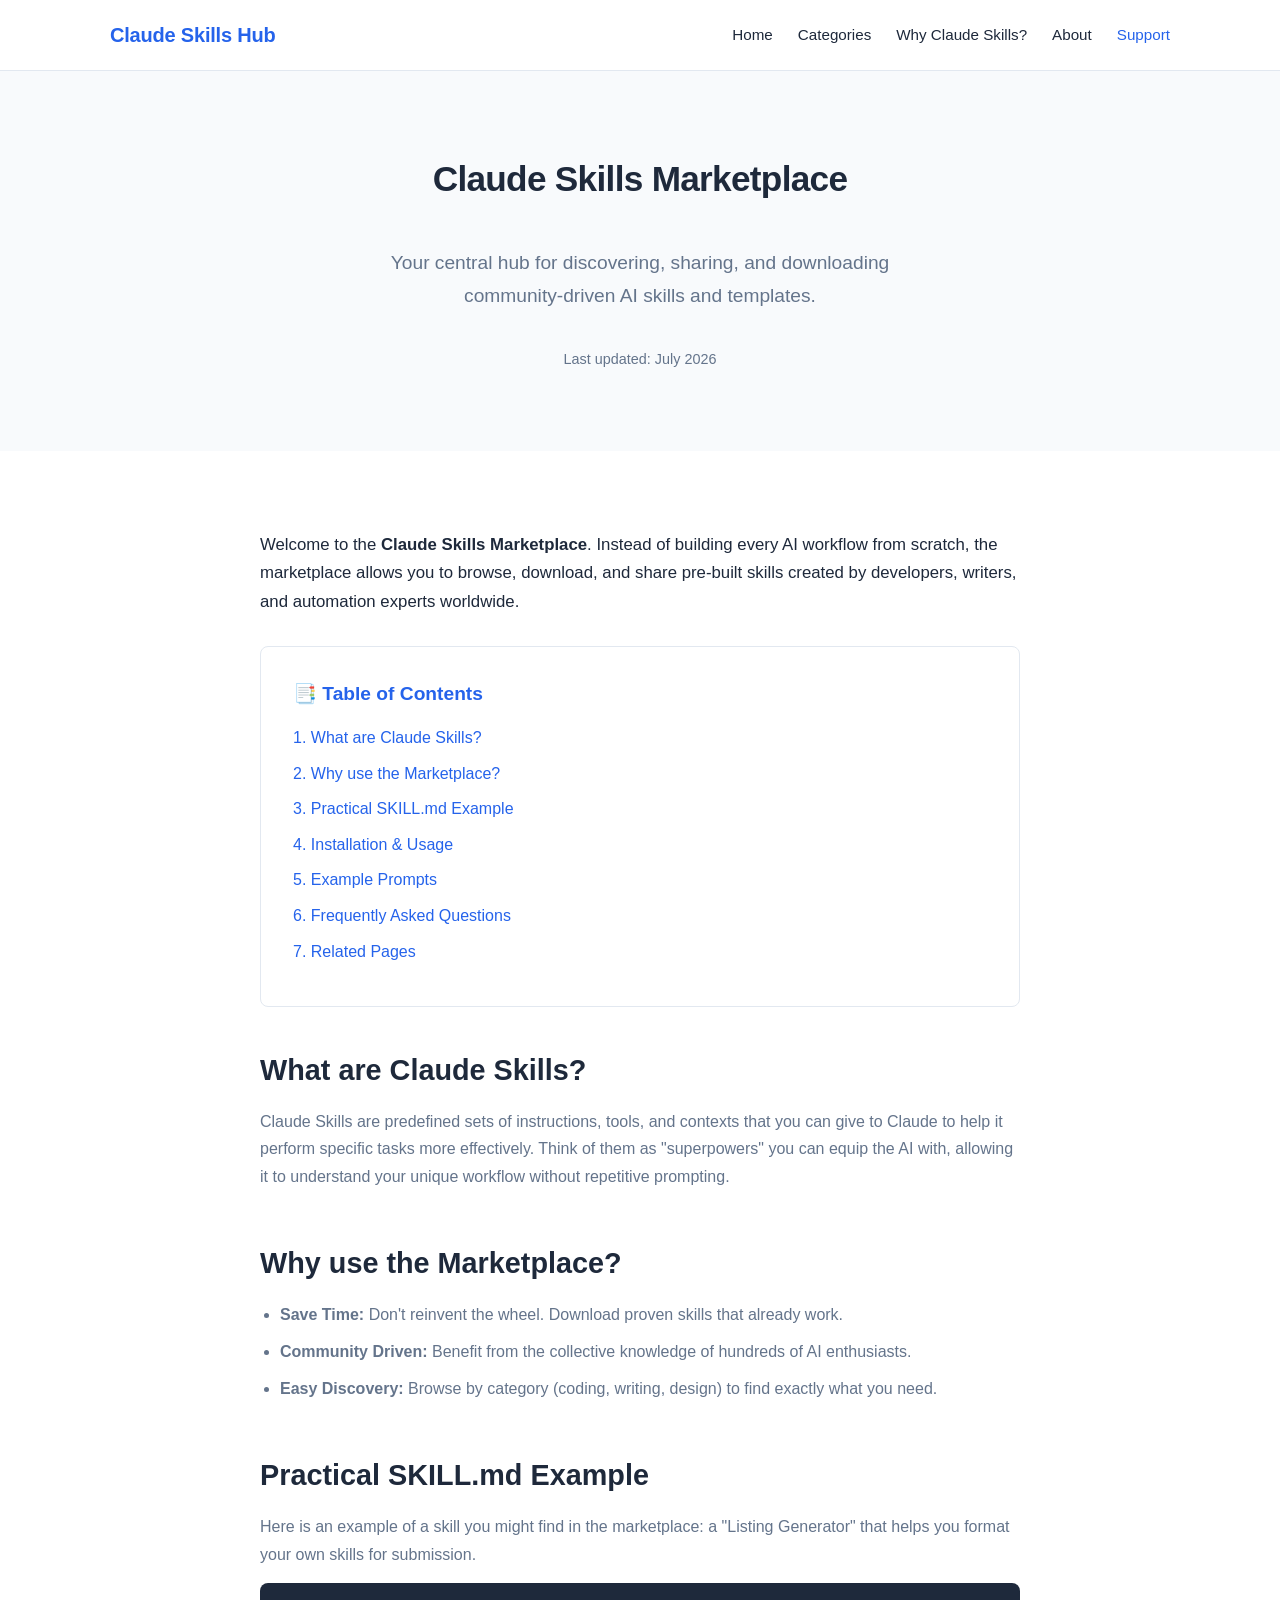
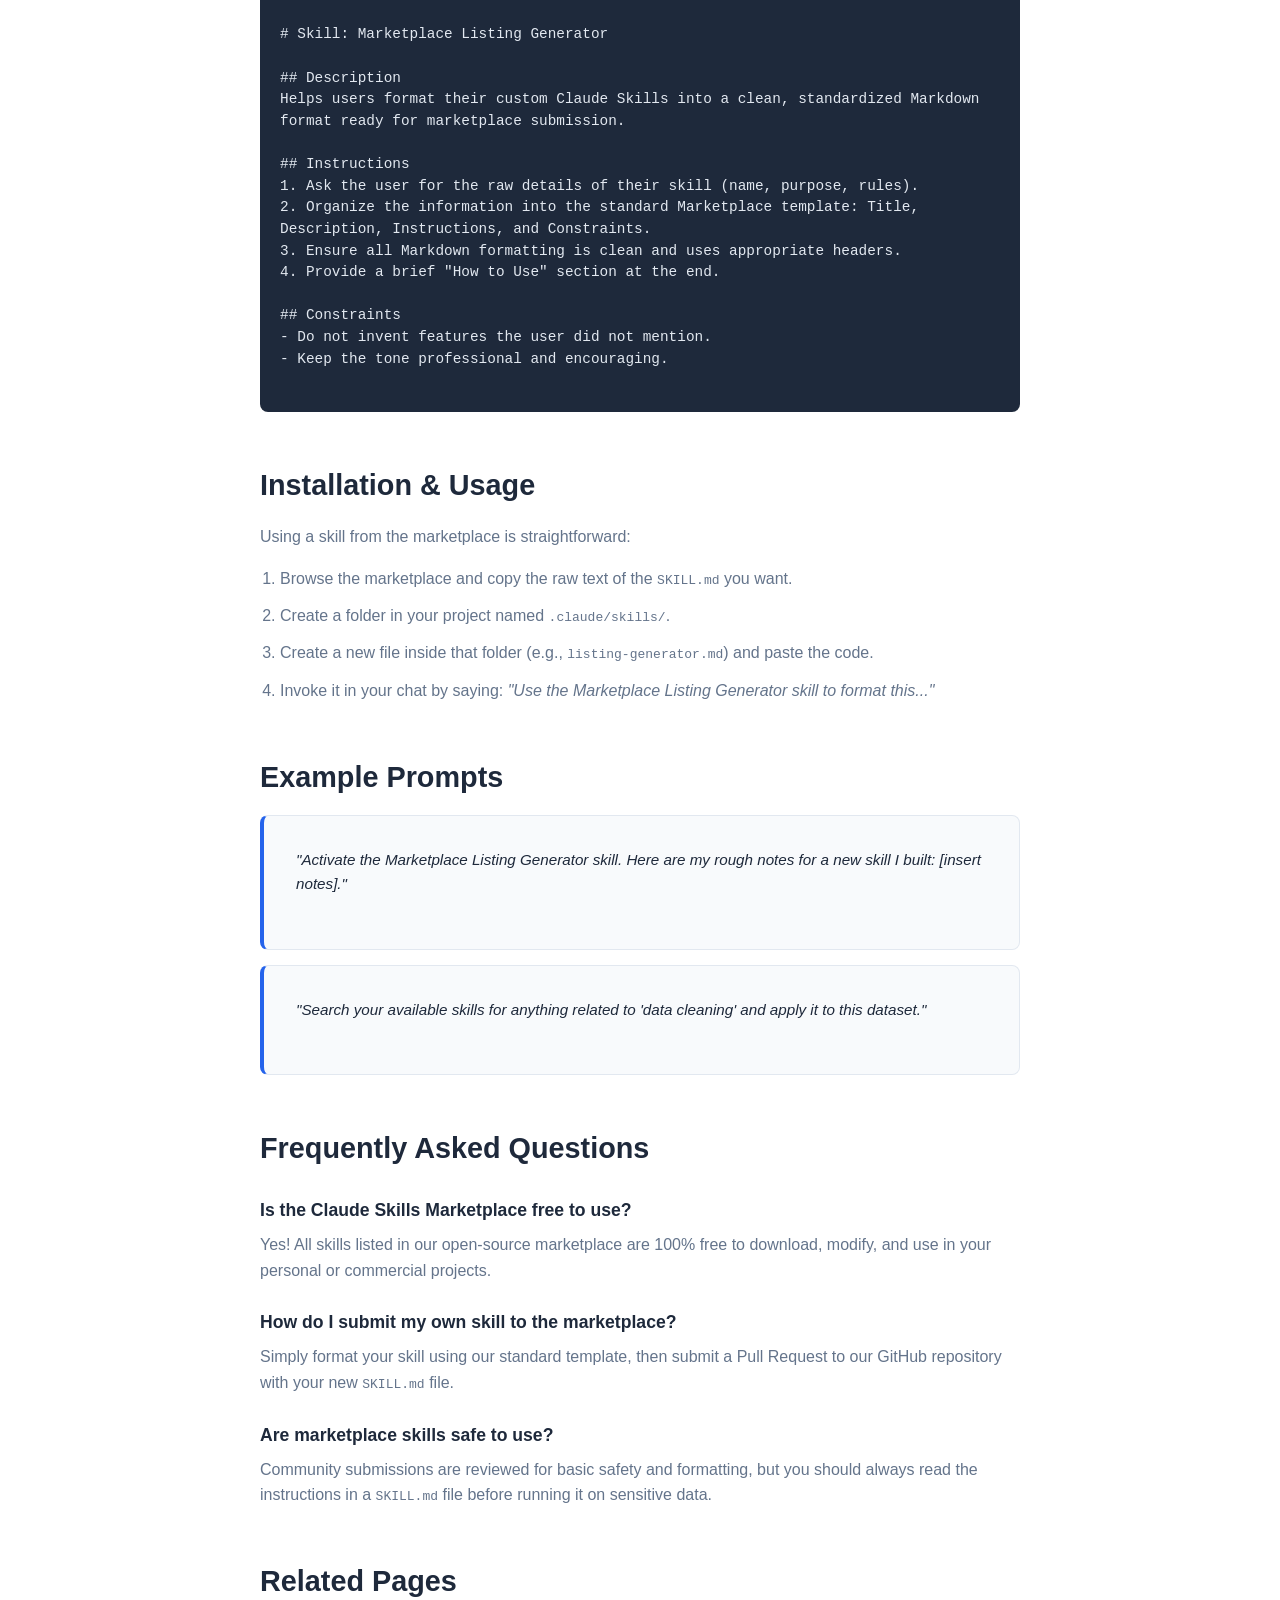
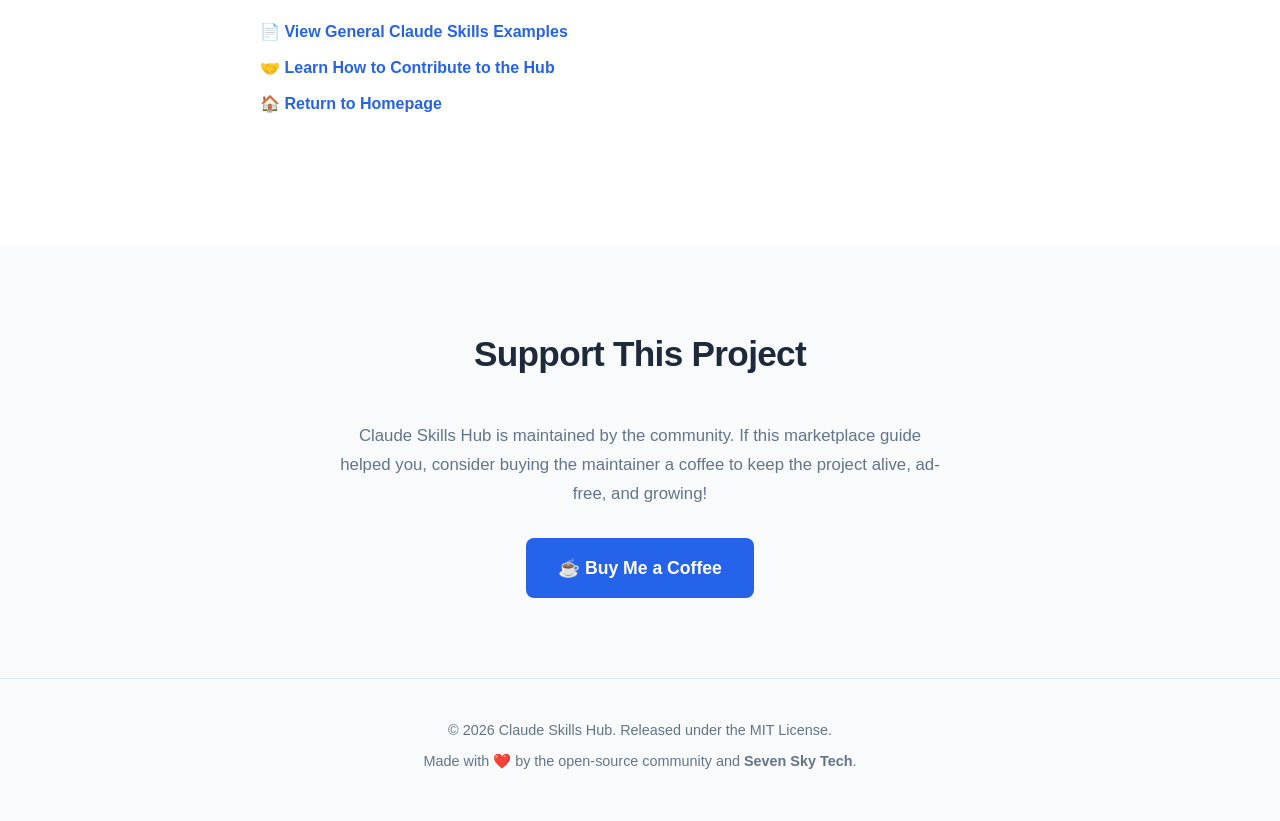
<file: claude-skills-marketplace.html>
<!DOCTYPE html>
<html lang="en">
<head>
    <meta charset="UTF-8">
    <meta name="viewport" content="width=device-width, initial-scale=1.0">
    
    <!-- SEO & Social Sharing Tags -->
    <title>Claude Skills Marketplace - Discover & Share AI Templates | Claude Skills Hub</title>
    <meta name="description" content="Explore the Claude Skills Marketplace. Discover, share, and download free open-source Claude Skills templates, prompts, and workflows for your AI projects.">
    <meta name="keywords" content="Claude Skills Marketplace, AI templates, share Claude skills, open source AI workflows, prompt library">
    
    <!-- Open Graph (For beautiful link previews on social media) -->
    <meta property="og:title" content="Claude Skills Marketplace - Discover & Share AI Templates">
    <meta property="og:description" content="Discover, share, and download free open-source Claude Skills templates and workflows.">
    <meta property="og:type" content="website">
    
    <link rel="stylesheet" href="style.css">
    
    <!-- Page-specific styling for readability and code blocks -->
    <style>
        .code-block {
            background-color: #1e293b;
            color: #e2e8f0;
            padding: 20px;
            border-radius: 8px;
            overflow-x: auto;
            font-family: "Courier New", Courier, monospace;
            font-size: 0.9rem;
            line-height: 1.5;
            text-align: left;
            white-space: pre-wrap; /* Keeps line breaks intact */
        }
        .toc-list {
            list-style: none;
            padding: 0;
        }
        .toc-list li {
            margin-bottom: 10px;
        }
        .toc-list a {
            color: var(--color-primary);
            text-decoration: none;
            font-weight: 500;
        }
        .toc-list a:hover {
            text-decoration: underline;
        }
        .faq-item {
            margin-bottom: 25px;
        }
        .faq-item h3 {
            font-size: 1.1rem;
            margin-bottom: 8px;
            color: var(--color-text);
        }
        .faq-item p {
            color: var(--color-text-muted);
            line-height: 1.6;
        }
    </style>
</head>
<body>

    <!-- Accessibility: Skip to main content link -->
    <a href="#main-content" class="skip-link">Skip to main content</a>

    <!-- Header & Navigation -->
    <header class="site-header">
        <div class="container header-container">
            <a href="index.html" class="logo">Claude Skills Hub</a>
            <nav class="main-nav" aria-label="Main Navigation">
                <ul>
                    <li><a href="index.html#hero">Home</a></li>
                    <li><a href="index.html#categories">Categories</a></li>
                    <li><a href="index.html#why">Why Claude Skills?</a></li>
                    <li><a href="about.html">About</a></li>
                    <li><a href="#support" class="nav-highlight">Support</a></li>
                </ul>
            </nav>
        </div>
    </header>

    <main id="main-content">
        
        <!-- Page Header -->
        <section class="section-padding bg-light">
            <div class="container text-center">
                <h1 class="section-title">Claude Skills Marketplace</h1>
                <p class="hero-text">Your central hub for discovering, sharing, and downloading community-driven AI skills and templates.</p>
                <p style="font-size: 0.9rem; color: var(--color-text-muted);">Last updated: July 2026</p>
            </div>
        </section>

        <section class="section-padding">
            <div class="container" style="max-width: 800px;">
                
                <!-- Introduction -->
                <p style="margin-bottom: 30px; font-size: 1.05rem; line-height: 1.7;">
                    Welcome to the <strong>Claude Skills Marketplace</strong>. Instead of building every AI workflow from scratch, the marketplace allows you to browse, download, and share pre-built skills created by developers, writers, and automation experts worldwide.
                </p>

                <!-- Table of Contents -->
                <div class="card" style="margin-bottom: 40px;">
                    <h3 style="margin-bottom: 15px;">📑 Table of Contents</h3>
                    <ul class="toc-list">
                        <li><a href="#what">1. What are Claude Skills?</a></li>
                        <li><a href="#why">2. Why use the Marketplace?</a></li>
                        <li><a href="#featured">3. Practical SKILL.md Example</a></li>
                        <li><a href="#installation">4. Installation & Usage</a></li>
                        <li><a href="#prompts">5. Example Prompts</a></li>
                        <li><a href="#faq">6. Frequently Asked Questions</a></li>
                        <li><a href="#related">7. Related Pages</a></li>
                    </ul>
                </div>

                <!-- What are Claude Skills? -->
                <section id="what" style="margin-bottom: 50px;">
                    <h2 style="font-size: 1.8rem; margin-bottom: 15px;">What are Claude Skills?</h2>
                    <p style="color: var(--color-text-muted); line-height: 1.7;">
                        Claude Skills are predefined sets of instructions, tools, and contexts that you can give to Claude to help it perform specific tasks more effectively. Think of them as "superpowers" you can equip the AI with, allowing it to understand your unique workflow without repetitive prompting.
                    </p>
                </section>

                <!-- Why use this category? -->
                <section id="why" style="margin-bottom: 50px;">
                    <h2 style="font-size: 1.8rem; margin-bottom: 15px;">Why use the Marketplace?</h2>
                    <ul style="color: var(--color-text-muted); line-height: 1.7; padding-left: 20px;">
                        <li style="margin-bottom: 10px;"><strong>Save Time:</strong> Don't reinvent the wheel. Download proven skills that already work.</li>
                        <li style="margin-bottom: 10px;"><strong>Community Driven:</strong> Benefit from the collective knowledge of hundreds of AI enthusiasts.</li>
                        <li style="margin-bottom: 10px;"><strong>Easy Discovery:</strong> Browse by category (coding, writing, design) to find exactly what you need.</li>
                    </ul>
                </section>

                <!-- Practical SKILL.md Example -->
                <section id="featured" style="margin-bottom: 50px;">
                    <h2 style="font-size: 1.8rem; margin-bottom: 15px;">Practical SKILL.md Example</h2>
                    <p style="color: var(--color-text-muted); margin-bottom: 15px; line-height: 1.7;">
                        Here is an example of a skill you might find in the marketplace: a "Listing Generator" that helps you format your own skills for submission.
                    </p>
                    <div class="code-block">
# Skill: Marketplace Listing Generator

## Description
Helps users format their custom Claude Skills into a clean, standardized Markdown format ready for marketplace submission.

## Instructions
1. Ask the user for the raw details of their skill (name, purpose, rules).
2. Organize the information into the standard Marketplace template: Title, Description, Instructions, and Constraints.
3. Ensure all Markdown formatting is clean and uses appropriate headers.
4. Provide a brief "How to Use" section at the end.

## Constraints
- Do not invent features the user did not mention.
- Keep the tone professional and encouraging.
                    </div>
                </section>

                <!-- Installation -->
                <section id="installation" style="margin-bottom: 50px;">
                    <h2 style="font-size: 1.8rem; margin-bottom: 15px;">Installation & Usage</h2>
                    <p style="color: var(--color-text-muted); line-height: 1.7; margin-bottom: 15px;">
                        Using a skill from the marketplace is straightforward:
                    </p>
                    <ol style="color: var(--color-text-muted); line-height: 1.7; padding-left: 20px;">
                        <li style="margin-bottom: 10px;">Browse the marketplace and copy the raw text of the <code>SKILL.md</code> you want.</li>
                        <li style="margin-bottom: 10px;">Create a folder in your project named <code>.claude/skills/</code>.</li>
                        <li style="margin-bottom: 10px;">Create a new file inside that folder (e.g., <code>listing-generator.md</code>) and paste the code.</li>
                        <li style="margin-bottom: 10px;">Invoke it in your chat by saying: <em>"Use the Marketplace Listing Generator skill to format this..."</em></li>
                    </ol>
                </section>

                <!-- Example Prompts -->
                <section id="prompts" style="margin-bottom: 50px;">
                    <h2 style="font-size: 1.8rem; margin-bottom: 15px;">Example Prompts</h2>
                    <div class="card" style="margin-bottom: 15px; background-color: var(--color-bg-light); border-left: 4px solid var(--color-primary);">
                        <p style="font-style: italic; color: var(--color-text);">"Activate the Marketplace Listing Generator skill. Here are my rough notes for a new skill I built: [insert notes]."</p>
                    </div>
                    <div class="card" style="background-color: var(--color-bg-light); border-left: 4px solid var(--color-primary);">
                        <p style="font-style: italic; color: var(--color-text);">"Search your available skills for anything related to 'data cleaning' and apply it to this dataset."</p>
                    </div>
                </section>

                <!-- FAQ -->
                <section id="faq" style="margin-bottom: 50px;">
                    <h2 style="font-size: 1.8rem; margin-bottom: 25px;">Frequently Asked Questions</h2>
                    
                    <div class="faq-item">
                        <h3>Is the Claude Skills Marketplace free to use?</h3>
                        <p>Yes! All skills listed in our open-source marketplace are 100% free to download, modify, and use in your personal or commercial projects.</p>
                    </div>
                    
                    <div class="faq-item">
                        <h3>How do I submit my own skill to the marketplace?</h3>
                        <p>Simply format your skill using our standard template, then submit a Pull Request to our GitHub repository with your new <code>SKILL.md</code> file.</p>
                    </div>

                    <div class="faq-item">
                        <h3>Are marketplace skills safe to use?</h3>
                        <p>Community submissions are reviewed for basic safety and formatting, but you should always read the instructions in a <code>SKILL.md</code> file before running it on sensitive data.</p>
                    </div>
                </section>

                <!-- Related Pages -->
                <section id="related" style="margin-bottom: 50px;">
                    <h2 style="font-size: 1.8rem; margin-bottom: 15px;">Related Pages</h2>
                    <ul style="list-style: none; padding: 0;">
                        <li style="margin-bottom: 10px;">📄 <a href="claude-skills-examples.html" style="color: var(--color-primary); text-decoration: none; font-weight: 600;">View General Claude Skills Examples</a></li>
                        <li style="margin-bottom: 10px;">🤝 <a href="about.html" style="color: var(--color-primary); text-decoration: none; font-weight: 600;">Learn How to Contribute to the Hub</a></li>
                        <li style="margin-bottom: 10px;">🏠 <a href="index.html" style="color: var(--color-primary); text-decoration: none; font-weight: 600;">Return to Homepage</a></li>
                    </ul>
                </section>

            </div>
        </section>

        <!-- Support This Project -->
        <section id="support" class="section-padding bg-light">
            <div class="container text-center">
                <h2 class="section-title">Support This Project</h2>
                <p class="support-text">Claude Skills Hub is maintained by the community. If this marketplace guide helped you, consider buying the maintainer a coffee to keep the project alive, ad-free, and growing!</p>
                <a href="https://sevensky.gumroad.com/coffee" target="_blank" rel="noopener noreferrer" class="btn btn-primary btn-large">☕ Buy Me a Coffee</a>
            </div>
        </section>

    </main>

    <!-- Footer -->
    <footer class="site-footer">
        <div class="container">
            <p>&copy; 2026 Claude Skills Hub. Released under the MIT License.</p>
            <p>Made with ❤️ by the open-source community and <strong>Seven Sky Tech</strong>.</p>
        </div>
    </footer>

</body>
</html>
</file>
<file: style.css>
/* =========================================
   1. CSS Variables & Reset
   ========================================= */
:root {
    --color-primary: #2563eb;
    --color-primary-dark: #1d4ed8;
    --color-bg: #ffffff;
    --color-bg-light: #f8fafc;
    --color-bg-blue: #1e3a8a;
    --color-text: #1e293b;
    --color-text-muted: #64748b;
    --color-white: #ffffff;
    --font-stack: -apple-system, BlinkMacSystemFont, "Segoe UI", Roboto, Helvetica, Arial, sans-serif;
    --max-width: 1100px;
    --border-radius: 8px;
}

* {
    margin: 0;
    padding: 0;
    box-sizing: border-box;
}

body {
    font-family: var(--font-stack);
    color: var(--color-text);
    background-color: var(--color-bg);
    line-height: 1.6;
    -webkit-font-smoothing: antialiased; /* Makes text look smoother on Mac */
}

/* =========================================
   2. Accessibility: Skip Link & Focus States
   ========================================= */
.skip-link {
    position: absolute;
    top: -50px;
    left: 0;
    background: var(--color-primary);
    color: var(--color-white);
    padding: 10px 15px;
    z-index: 200;
    font-weight: 600;
    text-decoration: none;
    transition: top 0.2s;
}

/* When the user tabs to the skip link, it slides into view */
.skip-link:focus {
    top: 0;
}

/* Clear visual outline when navigating with a keyboard */
a:focus-visible, button:focus-visible {
    outline: 3px solid var(--color-primary);
    outline-offset: 3px;
    border-radius: 4px;
}

/* =========================================
   3. Utility Classes & Typography
   ========================================= */
.container {
    max-width: var(--max-width);
    margin: 0 auto;
    padding: 0 20px;
}

.section-padding {
    padding: 80px 0;
}

.bg-light { background-color: var(--color-bg-light); }
.bg-blue { background-color: var(--color-bg-blue); }
.text-center { text-align: center; }
.text-white { color: var(--color-white); }

.text-white-muted {
    color: #cbd5e1;
    max-width: 650px;
    margin: 0 auto 30px auto;
    line-height: 1.7; /* Better readability */
}

.section-title {
    font-size: 2.2rem;
    margin-bottom: 40px;
    text-align: center;
    color: var(--color-text);
    letter-spacing: -0.02em; /* Modern documentation look */
}

/* =========================================
   4. Header & Navigation
   ========================================= */
.site-header {
    background-color: var(--color-bg);
    border-bottom: 1px solid #e2e8f0;
    position: sticky;
    top: 0;
    z-index: 100;
}

.header-container {
    display: flex;
    justify-content: space-between;
    align-items: center;
    height: 70px;
}

.logo {
    font-size: 1.25rem;
    font-weight: 700;
    color: var(--color-primary);
    text-decoration: none;
    letter-spacing: -0.01em;
}

.main-nav ul {
    list-style: none;
    display: flex;
    gap: 25px;
}

.main-nav a {
    text-decoration: none;
    color: var(--color-text);
    font-weight: 500;
    font-size: 0.95rem;
    transition: color 0.2s ease;
}

.main-nav a:hover {
    color: var(--color-primary);
}

.nav-highlight {
    color: var(--color-primary) !important;
}

/* =========================================
   5. Hero Section
   ========================================= */
.hero-section {
    padding: 100px 0;
    text-align: center;
}

.hero-section h1 {
    font-size: 3.2rem;
    margin-bottom: 20px;
    line-height: 1.1;
    letter-spacing: -0.03em;
}

.hero-text {
    font-size: 1.2rem;
    color: var(--color-text-muted);
    max-width: 600px;
    margin: 0 auto 35px auto;
    line-height: 1.7;
}

.hero-buttons {
    display: flex;
    gap: 15px;
    justify-content: center;
}

/* =========================================
   6. Buttons
   ========================================= */
.btn {
    display: inline-block;
    padding: 12px 26px;
    border-radius: var(--border-radius);
    text-decoration: none;
    font-weight: 600;
    transition: background-color 0.2s ease, transform 0.1s ease;
}

.btn:hover {
    transform: translateY(-2px);
}

.btn-primary { background-color: var(--color-primary); color: var(--color-white); }
.btn-primary:hover { background-color: var(--color-primary-dark); }

.btn-secondary {
    background-color: transparent;
    color: var(--color-text);
    border: 1px solid #cbd5e1;
}
.btn-secondary:hover { background-color: var(--color-bg-light); }

.btn-white { background-color: var(--color-white); color: var(--color-primary); }
.btn-white:hover { background-color: #f1f5f9; }

.btn-large {
    padding: 16px 32px;
    font-size: 1.1rem;
}

/* =========================================
   7. Grids & Cards (Spacing Improvements)
   ========================================= */
.grid-4 {
    display: grid;
    grid-template-columns: repeat(4, 1fr);
    gap: 24px;
}

.grid-3 {
    display: grid;
    grid-template-columns: repeat(3, 1fr);
    gap: 32px;
}

.card {
    background: var(--color-bg);
    padding: 32px; /* Increased padding for breathing room */
    border-radius: var(--border-radius);
    border: 1px solid #e2e8f0;
    transition: box-shadow 0.2s ease, transform 0.2s ease, background-color 0.2s ease;
}

.card:hover {
    box-shadow: 0 10px 25px rgba(0, 0, 0, 0.05);
    transform: translateY(-4px);
}

.card h3 {
    margin-bottom: 12px;
    color: var(--color-primary);
    font-size: 1.2rem;
}

.card p {
    color: var(--color-text-muted);
    margin-bottom: 20px;
    font-size: 0.95rem;
    line-height: 1.6;
}

.text-link {
    color: var(--color-primary);
    text-decoration: none;
    font-weight: 600;
    font-size: 0.9rem;
}

.text-link:hover {
    text-decoration: underline;
}

/* --- NEW: Blue Category Cards --- */
.card-blue {
    background-color: var(--color-primary); /* Solid blue background */
    border: 1px solid var(--color-primary-dark);
    color: var(--color-white);
}

.card-blue:hover {
    background-color: var(--color-primary-dark); /* Darker blue on hover */
    border-color: #1e40af;
}

.card-blue h3 {
    color: var(--color-white);
    margin-bottom: 12px;
    font-size: 1.2rem;
}

.card-blue p {
    color: #e0e7ff; /* Light blue-white for easy reading on blue background */
    margin-bottom: 20px;
    font-size: 0.95rem;
    line-height: 1.6;
}

.card-blue .text-link {
    color: var(--color-white);
    text-decoration: underline;
    font-weight: 600;
}

.card-blue .text-link:hover {
    color: #bfdbfe; /* Lighter blue on hover */
}
/* ------------------------------- */

.feature {
    text-align: center;
    padding: 20px;
}

.feature h3 {
    margin-bottom: 15px;
    font-size: 1.25rem;
}

.feature p {
    color: var(--color-text-muted);
    max-width: 300px;
    margin: 0 auto;
    line-height: 1.6;
}

.support-text {
    max-width: 600px;
    margin: 0 auto 30px auto;
    color: var(--color-text-muted);
    font-size: 1.05rem;
    line-height: 1.7;
}

/* =========================================
   8. Footer
   ========================================= */
.site-footer {
    background-color: var(--color-bg-light);
    border-top: 1px solid #e2e8f0;
    padding: 40px 0;
    text-align: center;
    color: var(--color-text-muted);
    font-size: 0.9rem;
}

.site-footer p {
    margin-bottom: 8px;
}

/* =========================================
   9. Mobile Responsiveness & Touch Targets
   ========================================= */
@media (max-width: 768px) {
    .header-container {
        flex-direction: column;
        height: auto;
        padding: 15px 20px;
        gap: 15px;
    }

    .main-nav ul {
        gap: 10px;
        flex-wrap: wrap;
        justify-content: center;
    }

    /* Accessibility: Make links larger for finger tapping */
    .main-nav a {
        padding: 8px 6px; 
        font-size: 0.9rem;
    }

    .hero-section {
        padding: 60px 0;
    }

    .hero-section h1 {
        font-size: 2.2rem;
    }

    .hero-text {
        font-size: 1.05rem;
    }

    .hero-buttons {
        flex-direction: column;
        align-items: center;
    }
    
    .hero-buttons .btn {
        width: 100%;
        max-width: 280px;
        text-align: center;
    }

    .grid-4, .grid-3 {
        grid-template-columns: 1fr;
        gap: 20px;
    }

    .section-title {
        font-size: 1.75rem;
        margin-bottom: 30px;
    }
    
    .section-padding {
        padding: 60px 0; /* Slightly less padding on mobile */
    }
}
</file>
